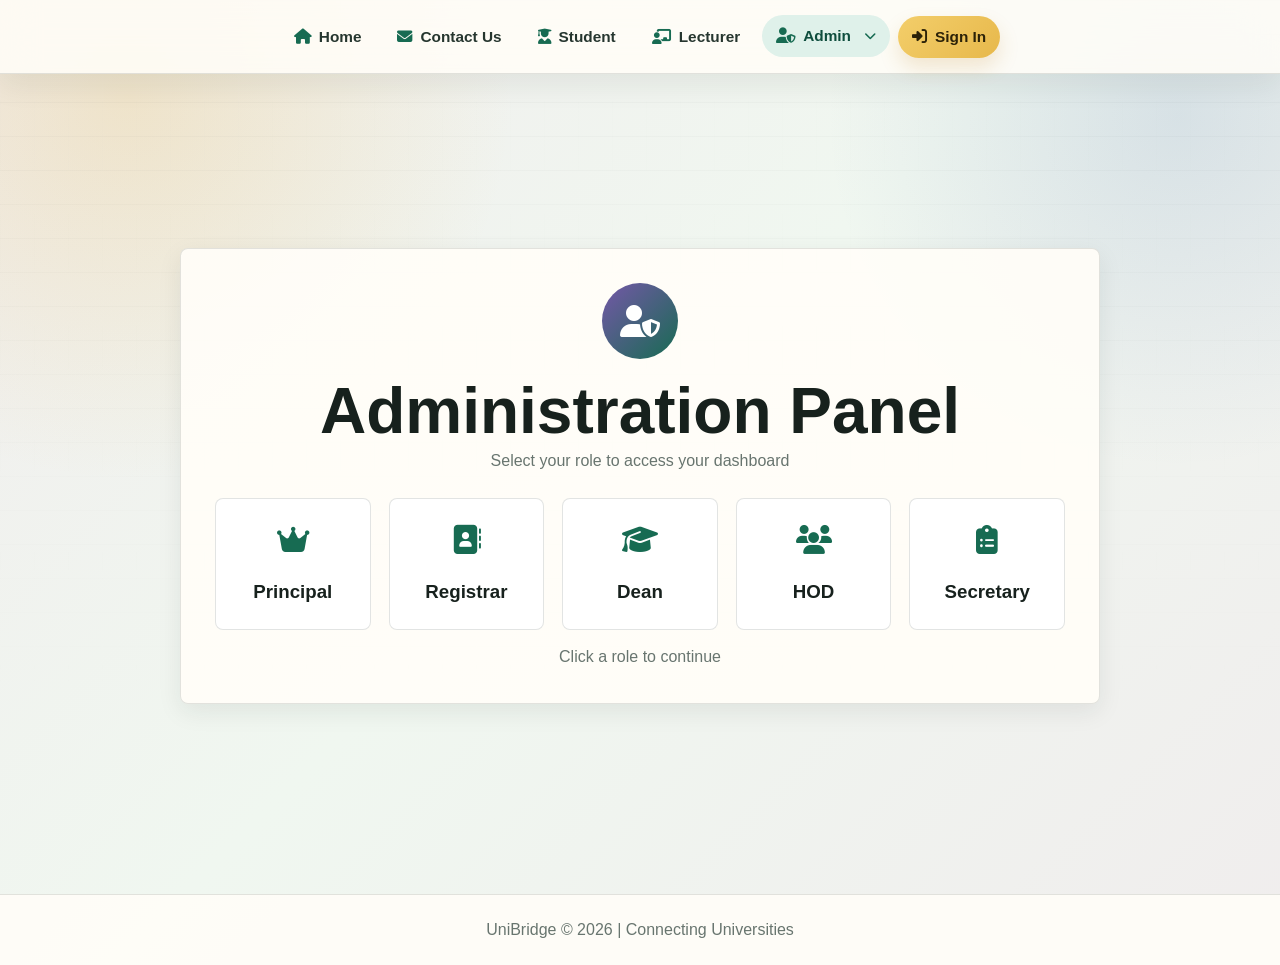
<file: pages/admin-dashboard.html>
<!DOCTYPE html>
<html lang="en">
<head>
    <meta charset="UTF-8">
    <meta name="viewport" content="width=device-width, initial-scale=1.0">
    <title>Administrator Dashboard - UniBridge</title>
    <link rel="stylesheet" href="../styles/admin-dashboard.css">
    <link rel="stylesheet" href="https://cdnjs.cloudflare.com/ajax/libs/font-awesome/6.5.0/css/all.min.css">
</head>
<body>
    <nav>
        <a href="index.html"><i class="fas fa-home"></i> Home</a>
        <a href="contact.html"><i class="fas fa-envelope"></i> Contact Us</a>
        <a href="student-dashboard.html"><i class="fas fa-user-graduate"></i> Student</a>
        <a href="lecturer-dashboard.html"><i class="fas fa-chalkboard-teacher"></i> Lecturer</a>
        <div class="dropdown">
        <a href="admin-dashboard.html" class="dropbtn active-nav"><i class="fas fa-user-shield"></i> Admin <i class="fas fa-chevron-down" style="font-size:12px;margin-left:5px;"></i></a>
        <div class="dropdown-content">
            <a href="admin-dashboard.html?role=principal"><i class="fas fa-crown"></i> Principal</a>
            <a href="admin-dashboard.html?role=registrar"><i class="fas fa-address-book"></i> Registrar</a>
            <a href="admin-dashboard.html?role=dean"><i class="fas fa-graduation-cap"></i> Dean</a>
            <a href="admin-dashboard.html?role=hod"><i class="fas fa-users"></i> Head of Department</a>
            <a href="admin-dashboard.html?role=secretary"><i class="fas fa-clipboard-list"></i> Secretary</a>
        </div>
    </div>
        <a href="signin.html" class="signin-btn"><i class="fas fa-sign-in-alt"></i> Sign In</a>
    </nav>

    <div class="container" id="adminApp">
        <div id="roleScreen" class="role-screen">
            <div class="role-screen-box">
                <i class="fas fa-user-shield"></i>
                <h1>Administration Panel</h1>
                <p>Select your role to access your dashboard</p>
                <div class="role-cards">
                    <div class="role-card" onclick="selectRole('principal')" data-role="principal">
                        <i class="fas fa-crown"></i>
                        <h3>Principal</h3>
                    </div>
                    <div class="role-card" onclick="selectRole('registrar')" data-role="registrar">
                        <i class="fas fa-address-book"></i>
                        <h3>Registrar</h3>
                    </div>
                    <div class="role-card" onclick="selectRole('dean')" data-role="dean">
                        <i class="fas fa-graduation-cap"></i>
                        <h3>Dean</h3>
                    </div>
                    <div class="role-card" onclick="selectRole('hod')" data-role="hod">
                        <i class="fas fa-users"></i>
                        <h3>HOD</h3>
                    </div>
                    <div class="role-card" onclick="selectRole('secretary')" data-role="secretary">
                        <i class="fas fa-clipboard-list"></i>
                        <h3>Secretary</h3>
                    </div>
                </div>
                <p class="role-screen-footer">Click a role to continue</p>
            </div>
        </div>

        <div id="dashboardContent" style="display:none;">
            <div class="dashboard-header">
                <h1><i class="fas fa-user-cog"></i> <span id="roleTitle">Administration</span> Dashboard</h1>
            </div>

            <div id="dashboardBody"></div>
        </div>
    </div>

    <footer>
        <p>UniBridge &copy; 2026 | Connecting Universities</p>
    </footer>

    <script>
        function selectRole(role) {
            // Save role and show dashboard
            document.getElementById('roleScreen').style.display = 'none';
            document.getElementById('dashboardContent').style.display = 'block';
            // Set the title
            var titles = {
                principal: 'Principal',
                registrar: 'Registrar',
                dean: 'Dean',
                hod: 'Head of Department',
                secretary: 'Secretary'
            };
            document.getElementById('roleTitle').textContent = titles[role] || 'Administration';
            switchRole(role);
        }

        // Auto-select from URL parameter
        var roleParam = new URLSearchParams(window.location.search).get('role');
        if (roleParam) { selectRole(roleParam); }

        function switchRole(role) {
            var content = document.getElementById('dashboardBody');
            var html = '';
            switch(role) {
                case 'principal':
                    html = principalDashboard();
                    break;
                case 'registrar':
                    html = registrarDashboard();
                    break;
                case 'dean':
                    html = deanDashboard();
                    break;
                case 'hod':
                    html = hodDashboard();
                    break;
                case 'secretary':
                    html = secretaryDashboard();
                    break;
                default:
                    html = '<p class="role-placeholder"><i class="fas fa-arrow-up"></i> Select a role above to view your dashboard</p>';
            }
            content.innerHTML = html;
        }

        function principalDashboard() {
            return `
                <div class="dashboard-grid">
                    <div class="profile-card">
                        <div class="profile-icon" style="background:#8e44ad;">
                            <i class="fas fa-crown"></i>
                        </div>
                        <h3>Principal</h3>
                        <p>University Leadership</p>
                        <span class="badge badge-admin">Principal</span>
                    </div>
                    <div class="quick-stats">
                        <div class="stat-item">
                            <i class="fas fa-user-graduate"></i>
                            <div>
                                <span class="stat-number">5,200</span>
                                <span class="stat-label">Total Students</span>
                            </div>
                        </div>
                        <div class="stat-item">
                            <i class="fas fa-chalkboard-teacher"></i>
                            <div>
                                <span class="stat-number">320</span>
                                <span class="stat-label">Total Staff</span>
                            </div>
                        </div>
                        <div class="stat-item">
                            <i class="fas fa-building"></i>
                            <div>
                                <span class="stat-number">8</span>
                                <span class="stat-label">Faculties</span>
                            </div>
                        </div>
                    </div>
                </div>

                <div class="dashboard-sections">
                    <div class="section-card">
                        <h2><i class="fas fa-university"></i> University Overview</h2>
                        <div class="department-info">
                            <p><strong>University:</strong> University of Technology</p>
                            <p><strong>Faculties:</strong> 8</p>
                            <p><strong>Departments:</strong> 24</p>
                            <p><strong>Staff:</strong> 320 Lecturers & Administrators</p>
                            <p><strong>Students:</strong> 5,200 Enrolled</p>
                            <p><strong>Academic Year:</strong> 2025-2026</p>
                        </div>
                    </div>
                    <div class="section-card">
                        <h2><i class="fas fa-gavel"></i> Pending Approvals</h2>
                        <div class="announcement-list">
                            <div class="announcement-item unread">
                                <h4>New Faculty Budget Proposal</h4>
                                <p>Faculty of Science submitted budget for next quarter - <strong>Pending Review</strong></p>
                            </div>
                            <div class="announcement-item unread">
                                <h4>Curriculum Change Request</h4>
                                <p>Computer Science Department proposed curriculum updates - <strong>Pending Approval</strong></p>
                            </div>
                            <div class="announcement-item unread">
                                <h4>Staff Promotion Recommendations</h4>
                                <p>5 staff members recommended for promotion - <strong>Pending Review</strong></p>
                            </div>
                        </div>
                    </div>
                </div>

                <div class="dashboard-sections">
                    <div class="section-card">
                        <h2><i class="fas fa-bullhorn"></i> University-Wide Announcement</h2>
                        <div class="announcement-form">
                            <input type="text" class="form-input" placeholder="Announcement Title">
                            <select class="form-input">
                                <option value="all">All University</option>
                                <option value="faculty">All Faculties</option>
                                <option value="staff">Staff Only</option>
                                <option value="students">Students Only</option>
                            </select>
                            <textarea class="form-input" rows="4" placeholder="Write your announcement here..."></textarea>
                            <button class="btn btn-primary"><i class="fas fa-paper-plane"></i> Broadcast to All</button>
                        </div>
                    </div>
                    <div class="section-card">
                        <h2><i class="fas fa-chart-line"></i> University Statistics</h2>
                        <div class="stats-detail">
                            <div class="stats-row"><span><i class="fas fa-check-circle"></i> Graduation Rate</span><strong>78%</strong></div>
                            <div class="stats-row"><span><i class="fas fa-user-plus"></i> New Enrollment</span><strong>1,100</strong></div>
                            <div class="stats-row"><span><i class="fas fa-phone"></i> Active Communications</span><strong>2,450</strong></div>
                        </div>
                    </div>
                </div>

                <div class="quick-actions">
                    <h2><i class="fas fa-bolt"></i> Quick Actions</h2>
                    <div class="action-grid">
                        <button class="quick-action-btn"><i class="fas fa-gavel"></i><span>Approve Requests</span></button>
                        <button class="quick-action-btn"><i class="fas fa-bullhorn"></i><span>Broadcast</span></button>
                        <button class="quick-action-btn"><i class="fas fa-chart-pie"></i><span>View Reports</span></button>
                        <button class="quick-action-btn"><i class="fas fa-calendar-alt"></i><span>Calendar</span></button>
                    </div>
                </div>
            `;
        }

        function registrarDashboard() {
            return `
                <div class="dashboard-grid">
                    <div class="profile-card">
                        <div class="profile-icon" style="background:#2980b9;">
                            <i class="fas fa-address-book"></i>
                        </div>
                        <h3>Registrar</h3>
                        <p>Student Records & Admissions</p>
                        <span class="badge badge-admin">Registrar</span>
                    </div>
                    <div class="quick-stats">
                        <div class="stat-item">
                            <i class="fas fa-user-plus"></i>
                            <div>
                                <span class="stat-number">340</span>
                                <span class="stat-label">Applications</span>
                            </div>
                        </div>
                        <div class="stat-item">
                            <i class="fas fa-file-alt"></i>
                            <div>
                                <span class="stat-number">1,200</span>
                                <span class="stat-label">Records</span>
                            </div>
                        </div>
                        <div class="stat-item">
                            <i class="fas fa-clock"></i>
                            <div>
                                <span class="stat-number">18</span>
                                <span class="stat-label">Pending</span>
                            </div>
                        </div>
                    </div>
                </div>

                <div class="dashboard-sections">
                    <div class="section-card">
                        <h2><i class="fas fa-file-invoice"></i> Recent Applications</h2>
                        <div class="announcement-list">
                            <div class="announcement-item unread">
                                <h4>Transfer Application - Alice Karungi</h4>
                                <p>From: Mathematics → Computer Science - <strong>Pending</strong></p>
                            </div>
                            <div class="announcement-item unread">
                                <h4>New Admission - Bob Mugisha</h4>
                                <p>Department: Electrical Engineering - <strong>Documents Under Review</strong></p>
                            </div>
                            <div class="announcement-item">
                                <h4>Graduation Clearance - John Kamali</h4>
                                <p>Computer Science - <strong>Cleared</strong></p>
                            </div>
                        </div>
                    </div>
                    <div class="section-card">
                        <h2><i class="fas fa-users"></i> Manage Student Records</h2>
                        <div class="announcement-form">
                            <input type="text" class="form-input" placeholder="Search student by name or ID...">
                            <div class="user-tabs">
                                <button class="tab-btn active">All Students</button>
                                <button class="tab-btn">Active</button>
                                <button class="tab-btn">Graduated</button>
                                <button class="tab-btn">Suspended</button>
                            </div>
                        </div>
                        <div class="user-list" style="margin-top:15px;">
                            <div class="user-item"><div class="user-avatar">JK</div><div class="user-info"><h4>John Kamali</h4><p>CS2001 • Computer Science • Year 2</p></div><span class="user-status active">Active</span><button class="action-btn"><i class="fas fa-ellipsis-v"></i></button></div>
                            <div class="user-item"><div class="user-avatar">AK</div><div class="user-info"><h4>Alice Karungi</h4><p>CS2002 • Mathematics • Year 2</p></div><span class="user-status active">Active</span><button class="action-btn"><i class="fas fa-ellipsis-v"></i></button></div>
                            <div class="user-item"><div class="user-avatar">BM</div><div class="user-info"><h4>Bob Mugisha</h4><p>EE2001 • Electrical Eng. • Year 1</p></div><span class="user-status active">Active</span><button class="action-btn"><i class="fas fa-ellipsis-v"></i></button></div>
                        </div>
                    </div>
                </div>

                <div class="dashboard-sections">
                    <div class="section-card">
                        <h2><i class="fas fa-calendar-check"></i> Academic Calendar</h2>
                        <div class="department-info">
                            <p><strong>Current Semester:</strong> Semester 2, 2025-2026</p>
                            <p><strong>Registration:</strong> Jan 15 - Feb 5</p>
                            <p><strong>Exams:</strong> May 10 - May 30</p>
                            <p><strong>Graduation:</strong> June 20, 2026</p>
                        </div>
                    </div>
                    <div class="section-card">
                        <h2><i class="fas fa-chart-line"></i> Enrollment Stats</h2>
                        <div class="stats-detail">
                            <div class="stats-row"><span>New Enrollments</span><strong>1,100</strong></div>
                            <div class="stats-row"><span>Continuing Students</span><strong>3,800</strong></div>
                            <div class="stats-row"><span>Graduating</span><strong>520</strong></div>
                            <div class="stats-row"><span>Transfers Pending</span><strong>18</strong></div>
                        </div>
                    </div>
                </div>

                <div class="quick-actions">
                    <h2><i class="fas fa-bolt"></i> Quick Actions</h2>
                    <div class="action-grid">
                        <button class="quick-action-btn"><i class="fas fa-user-plus"></i><span>Enroll Student</span></button>
                        <button class="quick-action-btn"><i class="fas fa-file-export"></i><span>Export Records</span></button>
                        <button class="quick-action-btn"><i class="fas fa-print"></i><span>Print Transcript</span></button>
                        <button class="quick-action-btn"><i class="fas fa-search"></i><span>Verify Record</span></button>
                    </div>
                </div>
            `;
        }

        function deanDashboard() {
            return `
                <div class="dashboard-grid">
                    <div class="profile-card">
                        <div class="profile-icon" style="background:#e67e22;">
                            <i class="fas fa-graduation-cap"></i>
                        </div>
                        <h3>Dean</h3>
                        <p>Faculty of Science & Technology</p>
                        <span class="badge badge-admin">Dean</span>
                    </div>
                    <div class="quick-stats">
                        <div class="stat-item">
                            <i class="fas fa-building"></i>
                            <div>
                                <span class="stat-number">6</span>
                                <span class="stat-label">Departments</span>
                            </div>
                        </div>
                        <div class="stat-item">
                            <i class="fas fa-chalkboard-teacher"></i>
                            <div>
                                <span class="stat-number">85</span>
                                <span class="stat-label">Lecturers</span>
                            </div>
                        </div>
                        <div class="stat-item">
                            <i class="fas fa-user-graduate"></i>
                            <div>
                                <span class="stat-number">1,450</span>
                                <span class="stat-label">Students</span>
                            </div>
                        </div>
                    </div>
                </div>

                <div class="dashboard-sections">
                    <div class="section-card">
                        <h2><i class="fas fa-building"></i> Departments Under My Faculty</h2>
                        <div class="department-list">
                            <div class="department-item"><div class="dept-icon"><i class="fas fa-laptop-code"></i></div><div class="dept-info"><h4>Computer Science</h4><p>24 Lecturers • 340 Students • HOD: Dr. Roberts</p></div><button class="action-btn"><i class="fas fa-eye"></i></button></div>
                            <div class="department-item"><div class="dept-icon"><i class="fas fa-calculator"></i></div><div class="dept-info"><h4>Mathematics</h4><p>18 Lecturers • 280 Students • HOD: Dr. Uwimana</p></div><button class="action-btn"><i class="fas fa-eye"></i></button></div>
                            <div class="department-item"><div class="dept-icon"><i class="fas fa-flask"></i></div><div class="dept-info"><h4>Chemistry</h4><p>15 Lecturers • 210 Students • HOD: Dr. Mugabo</p></div><button class="action-btn"><i class="fas fa-eye"></i></button></div>
                            <div class="department-item"><div class="dept-icon"><i class="fas fa-dna"></i></div><div class="dept-info"><h4>Biology</h4><p>16 Lecturers • 230 Students • HOD: Dr. Kamali</p></div><button class="action-btn"><i class="fas fa-eye"></i></button></div>
                        </div>
                    </div>
                    <div class="section-card">
                        <h2><i class="fas fa-file-alt"></i> Faculty Reports</h2>
                        <div class="announcement-list">
                            <div class="announcement-item unread"><h4>Departmental Performance Q1</h4><p>Monthly performance reports from all 6 departments - <strong>2 Pending</strong></p></div>
                            <div class="announcement-item unread"><h4>Research Grant Submissions</h4><p>3 new research grant proposals awaiting dean's endorsement</p></div>
                            <div class="announcement-item"><h4>Faculty Board Meeting Minutes</h4><p>Minutes from last faculty board meeting - <strong>Approved</strong></p></div>
                        </div>
                    </div>
                </div>

                <div class="dashboard-sections">
                    <div class="section-card">
                        <h2><i class="fas fa-calendar-alt"></i> Faculty Calendar</h2>
                        <div class="department-info">
                            <p><strong>Next Faculty Board:</strong> May 15, 2026</p>
                            <p><strong>Research Symposium:</strong> June 5, 2026</p>
                            <p><strong>Exam Committee:</strong> May 8, 2026</p>
                            <p><strong>Staff Meeting:</strong> Every Monday 10:00 AM</p>
                        </div>
                    </div>
                    <div class="section-card">
                        <h2><i class="fas fa-bullhorn"></i> Faculty Announcement</h2>
                        <div class="announcement-form">
                            <input type="text" class="form-input" placeholder="Announcement Title">
                            <select class="form-input"><option value="">All Faculty</option><option value="">Specific Department</option></select>
                            <textarea class="form-input" rows="3" placeholder="Write your announcement..."></textarea>
                            <button class="btn btn-primary"><i class="fas fa-paper-plane"></i> Post to Faculty</button>
                        </div>
                    </div>
                </div>

                <div class="quick-actions">
                    <h2><i class="fas fa-bolt"></i> Quick Actions</h2>
                    <div class="action-grid">
                        <button class="quick-action-btn"><i class="fas fa-building"></i><span>Manage Depts</span></button>
                        <button class="quick-action-btn"><i class="fas fa-file-signature"></i><span>Approve Reports</span></button>
                        <button class="quick-action-btn"><i class="fas fa-bullhorn"></i><span>Faculty Broadcast</span></button>
                        <button class="quick-action-btn"><i class="fas fa-users"></i><span>View Staff</span></button>
                    </div>
                </div>
            `;
        }

        function hodDashboard() {
            return `
                <div class="dashboard-grid">
                    <div class="profile-card">
                        <div class="profile-icon" style="background:#27ae60;">
                            <i class="fas fa-users"></i>
                        </div>
                        <h3>Head of Department</h3>
                        <p>Computer Science Department</p>
                        <span class="badge badge-admin">HOD</span>
                    </div>
                    <div class="quick-stats">
                        <div class="stat-item">
                            <i class="fas fa-chalkboard-teacher"></i>
                            <div>
                                <span class="stat-number">24</span>
                                <span class="stat-label">Lecturers</span>
                            </div>
                        </div>
                        <div class="stat-item">
                            <i class="fas fa-user-graduate"></i>
                            <div>
                                <span class="stat-number">340</span>
                                <span class="stat-label">Students</span>
                            </div>
                        </div>
                        <div class="stat-item">
                            <i class="fas fa-book"></i>
                            <div>
                                <span class="stat-number">12</span>
                                <span class="stat-label">Courses</span>
                            </div>
                        </div>
                    </div>
                </div>

                <div class="dashboard-sections">
                    <div class="section-card">
                        <h2><i class="fas fa-chalkboard-teacher"></i> Department Lecturers</h2>
                        <div class="lecturer-list">
                            <div class="lecturer-item"><div class="lecturer-avatar"><i class="fas fa-user-tie"></i></div><div class="lecturer-info"><h4>Dr. Sarah Mitchell</h4><p>Data Structures & Algorithms</p><p><i class="fas fa-envelope"></i> s.mitchell@university.edu</p></div><div class="lecturer-actions"><button class="action-btn"><i class="fas fa-comment"></i></button><button class="action-btn"><i class="fas fa-phone"></i></button></div></div>
                            <div class="lecturer-item"><div class="lecturer-avatar"><i class="fas fa-user-tie"></i></div><div class="lecturer-info"><h4>Prof. James Wilson</h4><p>Software Engineering</p><p><i class="fas fa-envelope"></i> j.wilson@university.edu</p></div><div class="lecturer-actions"><button class="action-btn"><i class="fas fa-comment"></i></button><button class="action-btn"><i class="fas fa-phone"></i></button></div></div>
                            <div class="lecturer-item"><div class="lecturer-avatar"><i class="fas fa-user-tie"></i></div><div class="lecturer-info"><h4>Dr. Emily Chen</h4><p>Database Systems</p><p><i class="fas fa-envelope"></i> e.chen@university.edu</p></div><div class="lecturer-actions"><button class="action-btn"><i class="fas fa-comment"></i></button><button class="action-btn"><i class="fas fa-phone"></i></button></div></div>
                            <div class="lecturer-item"><div class="lecturer-avatar"><i class="fas fa-user-tie"></i></div><div class="lecturer-info"><h4>Prof. Michael Brown</h4><p>Computer Networks</p><p><i class="fas fa-envelope"></i> m.brown@university.edu</p></div><div class="lecturer-actions"><button class="action-btn"><i class="fas fa-comment"></i></button><button class="action-btn"><i class="fas fa-phone"></i></button></div></div>
                        </div>
                    </div>
                    <div class="section-card">
                        <h2><i class="fas fa-book"></i> Course Management</h2>
                        <div class="course-list">
                            <div class="course-item"><div class="course-icon"><i class="fas fa-code"></i></div><div class="course-info"><h4>Data Structures & Algorithms</h4><p>CS201 • 45 students • Dr. Mitchell</p></div><button class="action-btn"><i class="fas fa-eye"></i></button></div>
                            <div class="course-item"><div class="course-icon"><i class="fas fa-laptop-code"></i></div><div class="course-info"><h4>Software Engineering</h4><p>CS304 • 38 students • Prof. Wilson</p></div><button class="action-btn"><i class="fas fa-eye"></i></button></div>
                            <div class="course-item"><div class="course-icon"><i class="fas fa-database"></i></div><div class="course-info"><h4>Database Systems</h4><p>CS305 • 40 students • Dr. Chen</p></div><button class="action-btn"><i class="fas fa-eye"></i></button></div>
                            <div class="course-item"><div class="course-icon"><i class="fas fa-network-wired"></i></div><div class="course-info"><h4>Computer Networks</h4><p>CS401 • 32 students • Prof. Brown</p></div><button class="action-btn"><i class="fas fa-eye"></i></button></div>
                        </div>
                    </div>
                </div>

                <div class="dashboard-sections">
                    <div class="section-card">
                        <h2><i class="fas fa-bullhorn"></i> Department Announcements</h2>
                        <div class="announcement-form">
                            <input type="text" class="form-input" placeholder="Announcement Title">
                            <textarea class="form-input" rows="3" placeholder="Write your announcement for the department..."></textarea>
                            <button class="btn btn-primary"><i class="fas fa-paper-plane"></i> Post to Department</button>
                        </div>
                    </div>
                    <div class="section-card">
                        <h2><i class="fas fa-chart-line"></i> Department Stats</h2>
                        <div class="stats-detail">
                            <div class="stats-row"><span>Active Courses</span><strong>12</strong></div>
                            <div class="stats-row"><span>Total Students</span><strong>340</strong></div>
                            <div class="stats-row"><span>Research Projects</span><strong>8</strong></div>
                            <div class="stats-row"><span>Pending Requests</span><strong>5</strong></div>
                        </div>
                    </div>
                </div>

                <div class="quick-actions">
                    <h2><i class="fas fa-bolt"></i> Quick Actions</h2>
                    <div class="action-grid">
                        <button class="quick-action-btn"><i class="fas fa-calendar-alt"></i><span>Schedule Class</span></button>
                        <button class="quick-action-btn"><i class="fas fa-file-alt"></i><span>Course Reports</span></button>
                        <button class="quick-action-btn"><i class="fas fa-bullhorn"></i><span>Announce</span></button>
                        <button class="quick-action-btn"><i class="fas fa-users"></i><span>View Dept</span></button>
                    </div>
                </div>
            `;
        }

        function secretaryDashboard() {
            return `
                <div class="dashboard-grid">
                    <div class="profile-card">
                        <div class="profile-icon" style="background:#3498db;">
                            <i class="fas fa-clipboard-list"></i>
                        </div>
                        <h3>Secretary</h3>
                        <p>Administrative Support</p>
                        <span class="badge badge-admin">Secretary</span>
                    </div>
                    <div class="quick-stats">
                        <div class="stat-item">
                            <i class="fas fa-calendar"></i>
                            <div>
                                <span class="stat-number">12</span>
                                <span class="stat-label">Appointments</span>
                            </div>
                        </div>
                        <div class="stat-item">
                            <i class="fas fa-file"></i>
                            <div>
                                <span class="stat-number">8</span>
                                <span class="stat-label">Documents</span>
                            </div>
                        </div>
                        <div class="stat-item">
                            <i class="fas fa-envelope"></i>
                            <div>
                                <span class="stat-number">24</span>
                                <span class="stat-label">Correspondence</span>
                            </div>
                        </div>
                    </div>
                </div>

                <div class="dashboard-sections">
                    <div class="section-card">
                        <h2><i class="fas fa-calendar-day"></i> Today's Schedule</h2>
                        <div class="announcement-list">
                            <div class="announcement-item unread">
                                <span class="announcement-date">09:00 AM</span>
                                <h4>Faculty Board Meeting</h4>
                                <p>Conference Room A - Prepare minutes and agenda</p>
                            </div>
                            <div class="announcement-item unread">
                                <span class="announcement-date">11:00 AM</span>
                                <h4>Dean's Office Appointment</h4>
                                <p>Review budget documents for next semester</p>
                            </div>
                            <div class="announcement-item">
                                <span class="announcement-date">02:00 PM</span>
                                <h4>Document Submission Deadline</h4>
                                <p>Submit quarterly reports to the Principal's office</p>
                            </div>
                        </div>
                    </div>
                    <div class="section-card">
                        <h2><i class="fas fa-file-alt"></i> Document Management</h2>
                        <div class="announcement-form">
                            <input type="text" class="form-input" placeholder="Search documents...">
                            <div class="user-tabs">
                                <button class="tab-btn active">Recent</button>
                                <button class="tab-btn">Pending</button>
                                <button class="tab-btn">Archived</button>
                            </div>
                        </div>
                        <div class="user-list" style="margin-top:15px;">
                            <div class="user-item"><div class="user-avatar"><i class="fas fa-file-pdf"></i></div><div class="user-info"><h4>Faculty Board Minutes - April 2026</h4><p>2.3 MB • Updated 2 hours ago</p></div><button class="action-btn"><i class="fas fa-download"></i></button></div>
                            <div class="user-item"><div class="user-avatar"><i class="fas fa-file-word"></i></div><div class="user-info"><h4>Budget Proposal - Science Faculty</h4><p>1.1 MB • Updated yesterday</p></div><button class="action-btn"><i class="fas fa-download"></i></button></div>
                            <div class="user-item"><div class="user-avatar"><i class="fas fa-file-excel"></i></div><div class="user-info"><h4>Student Enrollment Report</h4><p>856 KB • Updated 3 days ago</p></div><button class="action-btn"><i class="fas fa-download"></i></button></div>
                        </div>
                    </div>
                </div>

                <div class="dashboard-sections">
                    <div class="section-card">
                        <h2><i class="fas fa-envelope"></i> Correspondence Tracking</h2>
                        <div class="department-info">
                            <p><strong>Incoming Mail:</strong> 5 Unread</p>
                            <p><strong>Outgoing Mail:</strong> 3 Pending Dispatch</p>
                            <p><strong>Drafts:</strong> 2</p>
                        </div>
                        <div class="user-list" style="margin-top:10px;">
                            <div class="user-item"><div class="user-avatar"><i class="fas fa-envelope-open-text"></i></div><div class="user-info"><h4>Meeting Request - External Auditor</h4><p>Received: Today 08:30 AM</p></div><span class="user-status active">New</span></div>
                            <div class="user-item"><div class="user-avatar"><i class="fas fa-envelope-open-text"></i></div><div class="user-info"><h4>Ministry of Education Circular</h4><p>Received: Yesterday 03:15 PM</p></div><span class="user-status active">New</span></div>
                        </div>
                    </div>
                    <div class="section-card">
                        <h2><i class="fas fa-tasks"></i> Pending Tasks</h2>
                        <div class="stats-detail">
                            <div class="stats-row"><span><i class="fas fa-print"></i> Print exam papers</span><strong>High</strong></div>
                            <div class="stats-row"><span><i class="fas fa-file-signature"></i> Type meeting minutes</span><strong>Medium</strong></div>
                            <div class="stats-row"><span><i class="fas fa-calendar"></i> Schedule appointments</span><strong>Medium</strong></div>
                            <div class="stats-row"><span><i class="fas fa-archive"></i> File documents</span><strong>Low</strong></div>
                        </div>
                    </div>
                </div>

                <div class="quick-actions">
                    <h2><i class="fas fa-bolt"></i> Quick Actions</h2>
                    <div class="action-grid">
                        <button class="quick-action-btn"><i class="fas fa-cloud-upload-alt"></i><span>Upload Document</span></button>
                        <button class="quick-action-btn"><i class="fas fa-calendar-plus"></i><span>Schedule Meeting</span></button>
                        <button class="quick-action-btn"><i class="fas fa-envelope"></i><span>Draft Letter</span></button>
                        <button class="quick-action-btn"><i class="fas fa-print"></i><span>Print</span></button>
                    </div>
                </div>
            `;
        }
    </script>
</body>
</html>
</file>
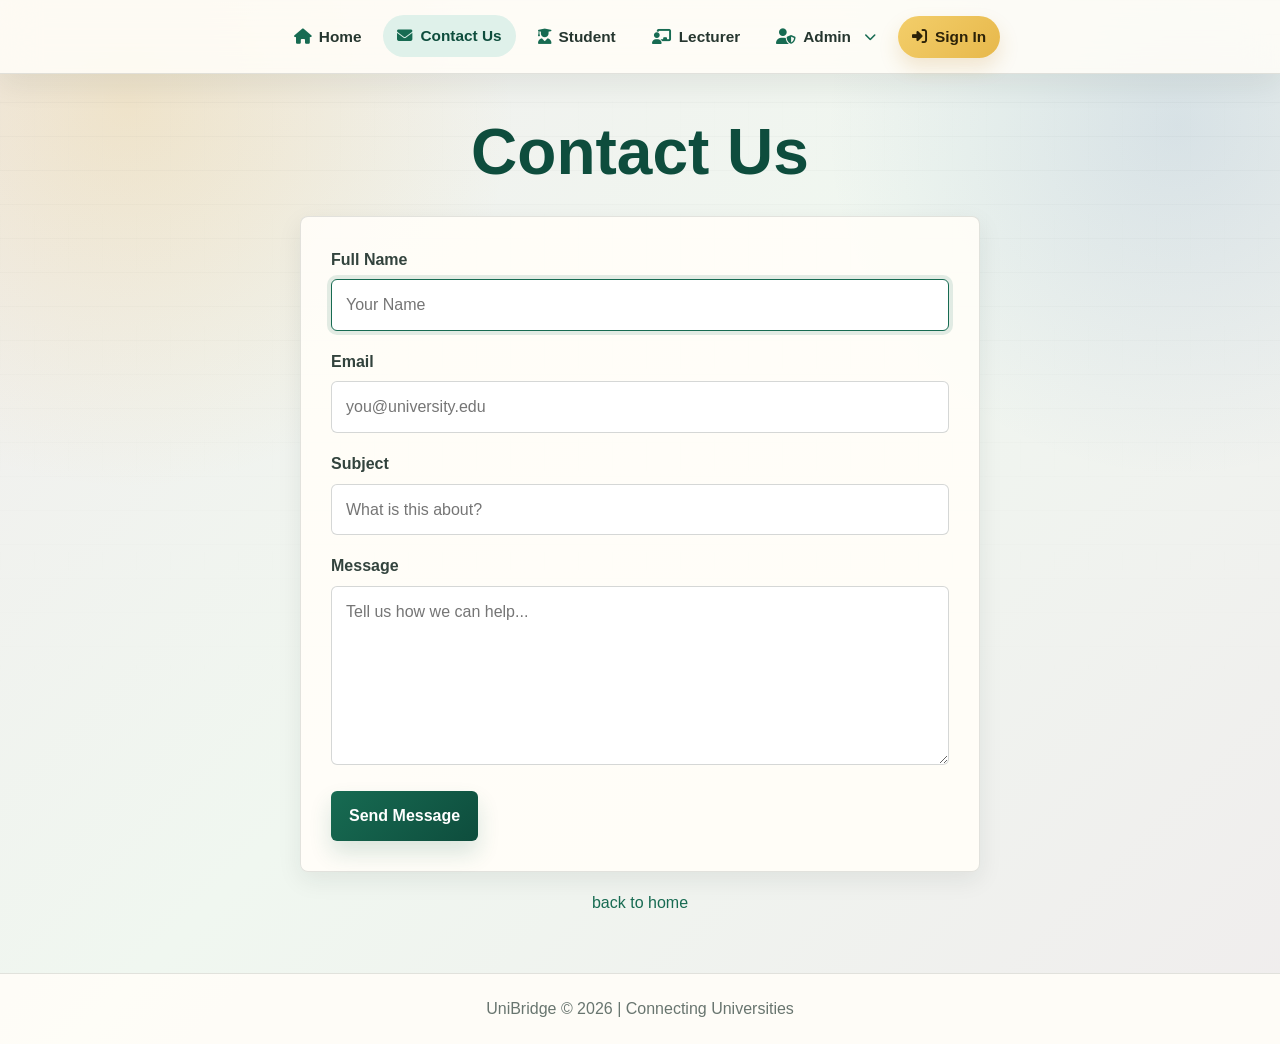
<file: pages/contact.html>
<!DOCTYPE html>
<html lang="en">
<head>
    <meta charset="UTF-8">
    <meta name="viewport" content="width=device-width, initial-scale=1.0">
    <title>Contact Us - UniBridge</title>
    <link rel="stylesheet" href="../styles/contact.css">
    <link rel="stylesheet" href="https://cdnjs.cloudflare.com/ajax/libs/font-awesome/6.5.0/css/all.min.css">
</head>
<body>
    <nav>
        <a href="index.html"><i class="fas fa-home"></i> Home</a>
        <a href="contact.html" class="active-nav"><i class="fas fa-envelope"></i> Contact Us</a>
        <a href="student-dashboard.html"><i class="fas fa-user-graduate"></i> Student</a>
        <a href="lecturer-dashboard.html"><i class="fas fa-chalkboard-teacher"></i> Lecturer</a>
        <div class="dropdown">
        <a href="admin-dashboard.html" class="dropbtn"><i class="fas fa-user-shield"></i> Admin <i class="fas fa-chevron-down" style="font-size:12px;margin-left:5px;"></i></a>
        <div class="dropdown-content">
            <a href="admin-dashboard.html?role=principal"><i class="fas fa-crown"></i> Principal</a>
            <a href="admin-dashboard.html?role=registrar"><i class="fas fa-address-book"></i> Registrar</a>
            <a href="admin-dashboard.html?role=dean"><i class="fas fa-graduation-cap"></i> Dean</a>
            <a href="admin-dashboard.html?role=hod"><i class="fas fa-users"></i> Head of Department</a>
            <a href="admin-dashboard.html?role=secretary"><i class="fas fa-clipboard-list"></i> Secretary</a>
        </div>
    </div>
        <a href="signin.html" class="signin-btn"><i class="fas fa-sign-in-alt"></i> Sign In</a>
    </nav>

    <div class="container">
        <h1 style="color: rgb(250, 249, 249); text-shadow: 5px 5px 0px rgb(165, 162, 162); text-align: center;">Contact Us</h1>

        <div class="contact-form">
            <form>
                <div class="form-group">
                    <label for="name">Full Name</label>
                    <input type="text" id="name" placeholder="Your Name" autocomplete="on" required autofocus>
                </div>

                <div class="form-group">
                    <label for="email">Email</label>
                    <input type="email" id="email" placeholder="you@university.edu" autocomplete="on" required autofocus>
                </div>

                <div class="form-group">
                    <label for="subject">Subject</label>
                    <input type="text" id="subject" placeholder="What is this about?" autocomplete="on" required autofocus>
                </div>

                <div class="form-group">
                    <label for="message">Message</label>
                    <textarea id="message" rows="6" placeholder="Tell us how we can help..."  autofocus></textarea>
                </div>

                <button type="submit" class="btn">Send Message</button>
            </form>
        </div>
        <div class="home">
            <p><a href="index.html">back to home</a></p>
        </div>  
    </div>
    <footer>
        <p>UniBridge &copy; 2026 | Connecting Universities</p>
    </footer>
</body>
</html>
</file>
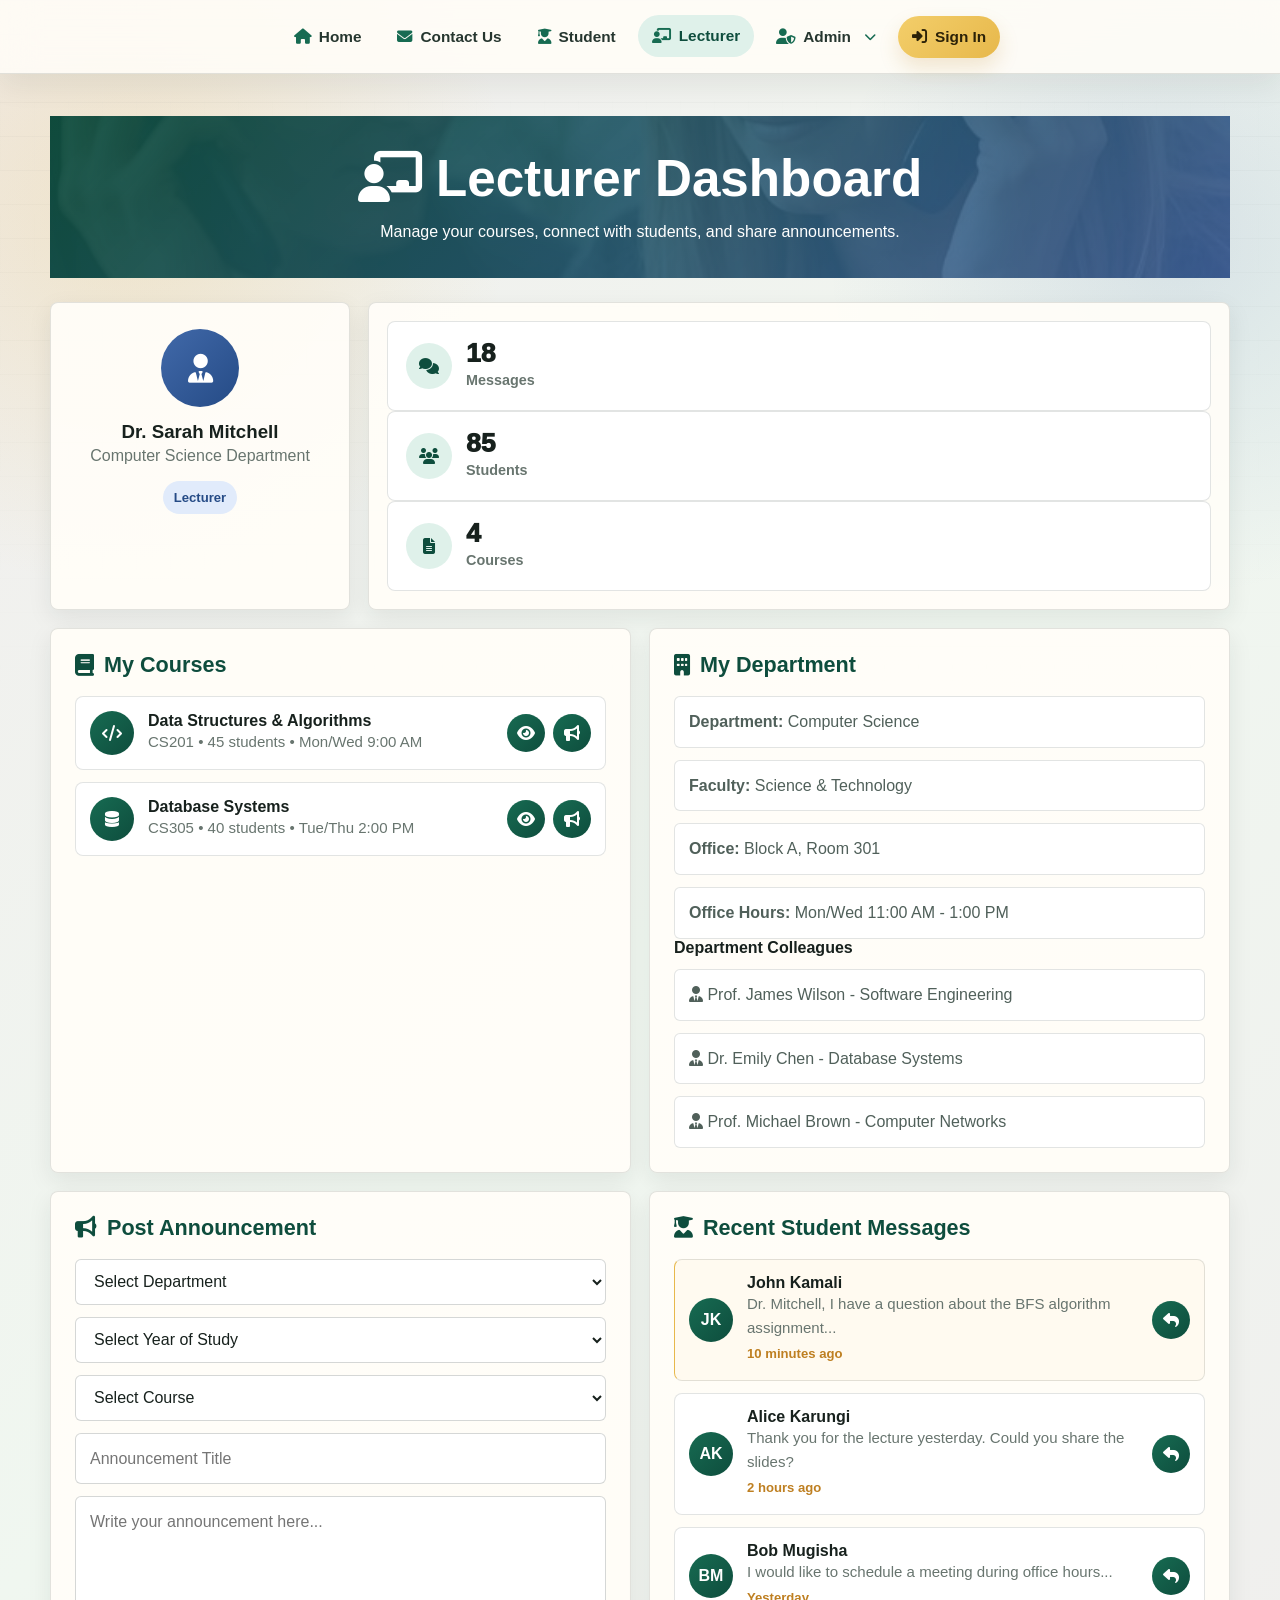
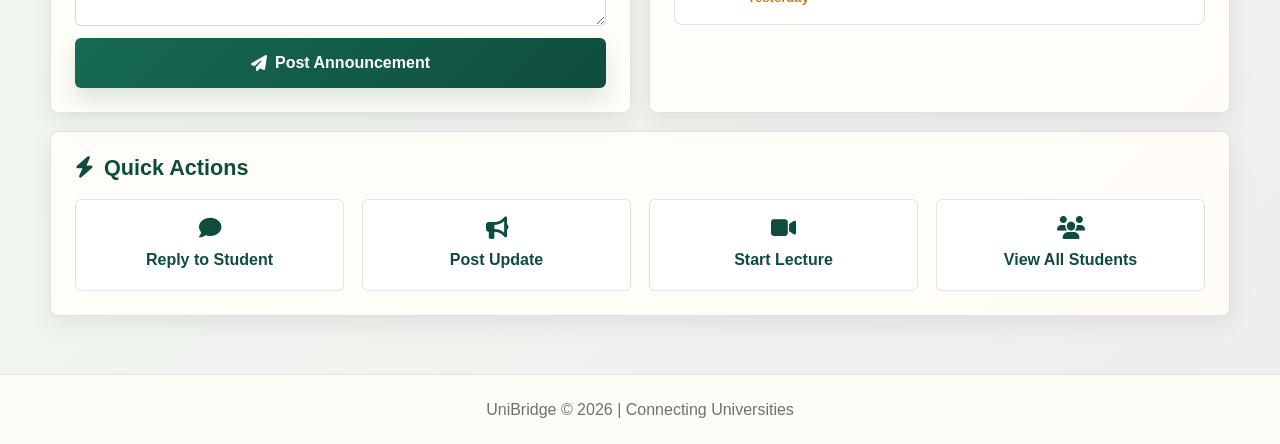
<file: pages/lecturer-dashboard.html>
<!DOCTYPE html>
<html lang="en">
<head>
    <meta charset="UTF-8">
    <meta name="viewport" content="width=device-width, initial-scale=1.0">
    <title>Lecturer Dashboard - UniBridge</title>
    <link rel="stylesheet" href="../styles/lecturer-dashboard.css">
    <link rel="stylesheet" href="https://cdnjs.cloudflare.com/ajax/libs/font-awesome/6.5.0/css/all.min.css">
</head>
<body>
    <nav>
        <a href="index.html"><i class="fas fa-home"></i> Home</a>
        <a href="contact.html"><i class="fas fa-envelope"></i> Contact Us</a>
        <a href="student-dashboard.html"><i class="fas fa-user-graduate"></i> Student</a>
        <a href="lecturer-dashboard.html" class="active-nav"><i class="fas fa-chalkboard-teacher"></i> Lecturer</a>
        <div class="dropdown">
        <a href="admin-dashboard.html" class="dropbtn"><i class="fas fa-user-shield"></i> Admin <i class="fas fa-chevron-down" style="font-size:12px;margin-left:5px;"></i></a>
        <div class="dropdown-content">
            <a href="admin-dashboard.html?role=principal"><i class="fas fa-crown"></i> Principal</a>
            <a href="admin-dashboard.html?role=registrar"><i class="fas fa-address-book"></i> Registrar</a>
            <a href="admin-dashboard.html?role=dean"><i class="fas fa-graduation-cap"></i> Dean</a>
            <a href="admin-dashboard.html?role=hod"><i class="fas fa-users"></i> Head of Department</a>
            <a href="admin-dashboard.html?role=secretary"><i class="fas fa-clipboard-list"></i> Secretary</a>
        </div>
    </div>
        <a href="signin.html" class="signin-btn"><i class="fas fa-sign-in-alt"></i> Sign In</a>
    </nav>

    <div class="container">
        <div class="dashboard-header">
            <h1><i class="fas fa-chalkboard-teacher"></i> Lecturer Dashboard</h1>
            <p>Manage your courses, connect with students, and share announcements.</p>
        </div>

        <div class="dashboard-grid">
            <div class="profile-card">
                <div class="profile-icon lecturer">
                    <i class="fas fa-user-tie"></i>
                </div>
                <h3>Dr. Sarah Mitchell</h3>
                <p>Computer Science Department</p>
                <span class="badge badge-lecturer">Lecturer</span>
            </div>

            <div class="quick-stats">
                <div class="stat-item">
                    <i class="fas fa-comments"></i>
                    <div>
                        <span class="stat-number">18</span>
                        <span class="stat-label">Messages</span>
                    </div>
                </div>
                <div class="stat-item">
                    <i class="fas fa-users"></i>
                    <div>
                        <span class="stat-number">85</span>
                        <span class="stat-label">Students</span>
                    </div>
                </div>
                <div class="stat-item">
                    <i class="fas fa-file-alt"></i>
                    <div>
                        <span class="stat-number">4</span>
                        <span class="stat-label">Courses</span>
                    </div>
                </div>
            </div>
        </div>

        <div class="dashboard-sections">
            <div class="section-card">
                <h2><i class="fas fa-book"></i> My Courses</h2>
                <div class="course-list">
                    <div class="course-item">
                        <div class="course-icon">
                            <i class="fas fa-code"></i>
                        </div>
                        <div class="course-info">
                            <h4>Data Structures & Algorithms</h4>
                            <p>CS201 • 45 students • Mon/Wed 9:00 AM</p>
                        </div>
                        <div class="course-actions">
                            <button class="action-btn" title="View Course"><i class="fas fa-eye"></i></button>
                            <button class="action-btn" title="Post Announcement"><i class="fas fa-bullhorn"></i></button>
                        </div>
                    </div>
                    <div class="course-item">
                        <div class="course-icon">
                            <i class="fas fa-database"></i>
                        </div>
                        <div class="course-info">
                            <h4>Database Systems</h4>
                            <p>CS305 • 40 students • Tue/Thu 2:00 PM</p>
                        </div>
                        <div class="course-actions">
                            <button class="action-btn" title="View Course"><i class="fas fa-eye"></i></button>
                            <button class="action-btn" title="Post Announcement"><i class="fas fa-bullhorn"></i></button>
                        </div>
                    </div>
                </div>
            </div>

            <div class="section-card">
                <h2><i class="fas fa-building"></i> My Department</h2>
                <div class="department-info">
                    <p><strong>Department:</strong> Computer Science</p>
                    <p><strong>Faculty:</strong> Science & Technology</p>
                    <p><strong>Office:</strong> Block A, Room 301</p>
                    <p><strong>Office Hours:</strong> Mon/Wed 11:00 AM - 1:00 PM</p>
                </div>
                <div class="colleague-list">
                    <h4>Department Colleagues</h4>
                    <p><i class="fas fa-user-tie"></i> Prof. James Wilson - Software Engineering</p>
                    <p><i class="fas fa-user-tie"></i> Dr. Emily Chen - Database Systems</p>
                    <p><i class="fas fa-user-tie"></i> Prof. Michael Brown - Computer Networks</p>
                </div>
            </div>
        </div>

        <div class="dashboard-sections">
            <div class="section-card">
                <h2><i class="fas fa-bullhorn"></i> Post Announcement</h2>
                <div class="announcement-form">
                    <select class="form-input" aria-label="Select department">
                        <option value="">Select Department</option>
                        <option value="computer-science">Computer Science</option>
                        <option value="software-engineering">Software Engineering</option>
                        <option value="information-technology">Information Technology</option>
                        <option value="information-systems">Information Systems</option>
                    </select>
                    <select class="form-input" aria-label="Select year of study">
                        <option value="">Select Year of Study</option>
                        <option value="year-1">Year 1</option>
                        <option value="year-2">Year 2</option>
                        <option value="year-3">Year 3</option>
                        <option value="year-4">Year 4</option>
                    </select>
                    <select class="form-input" aria-label="Select course">
                        <option value="">Select Course</option>
                        <option value="cs201">Data Structures & Algorithms</option>
                        <option value="cs305">Database Systems</option>
                        <option value="cs304">Software Engineering</option>
                        <option value="cs401">Computer Networks</option>
                    </select>
                    <input type="text" class="form-input" placeholder="Announcement Title">
                    <textarea class="form-input" rows="4" placeholder="Write your announcement here..."></textarea>
                    <button class="btn btn-primary"><i class="fas fa-paper-plane"></i> Post Announcement</button>
                </div>
            </div>

            <div class="section-card">
                <h2><i class="fas fa-user-graduate"></i> Recent Student Messages</h2>
                <div class="message-list">
                    <div class="message-item unread">
                        <div class="message-avatar">JK</div>
                        <div class="message-content">
                            <h4>John Kamali</h4>
                            <p>Dr. Mitchell, I have a question about the BFS algorithm assignment...</p>
                            <span class="message-time">10 minutes ago</span>
                        </div>
                        <button class="action-btn"><i class="fas fa-reply"></i></button>
                    </div>
                    <div class="message-item">
                        <div class="message-avatar">AK</div>
                        <div class="message-content">
                            <h4>Alice Karungi</h4>
                            <p>Thank you for the lecture yesterday. Could you share the slides?</p>
                            <span class="message-time">2 hours ago</span>
                        </div>
                        <button class="action-btn"><i class="fas fa-reply"></i></button>
                    </div>
                    <div class="message-item">
                        <div class="message-avatar">BM</div>
                        <div class="message-content">
                            <h4>Bob Mugisha</h4>
                            <p>I would like to schedule a meeting during office hours...</p>
                            <span class="message-time">Yesterday</span>
                        </div>
                        <button class="action-btn"><i class="fas fa-reply"></i></button>
                    </div>
                </div>
            </div>
        </div>

        <div class="quick-actions">
            <h2><i class="fas fa-bolt"></i> Quick Actions</h2>
            <div class="action-grid">
                <button class="quick-action-btn">
                    <i class="fas fa-comment"></i>
                    <span>Reply to Student</span>
                </button>
                <button class="quick-action-btn">
                    <i class="fas fa-bullhorn"></i>
                    <span>Post Update</span>
                </button>
                <button class="quick-action-btn">
                    <i class="fas fa-video"></i>
                    <span>Start Lecture</span>
                </button>
                <button class="quick-action-btn">
                    <i class="fas fa-users"></i>
                    <span>View All Students</span>
                </button>
            </div>
        </div>
    </div>

    <footer>
        <p>UniBridge &copy; 2026 | Connecting Universities</p>
    </footer>
</body>
</html>
</file>
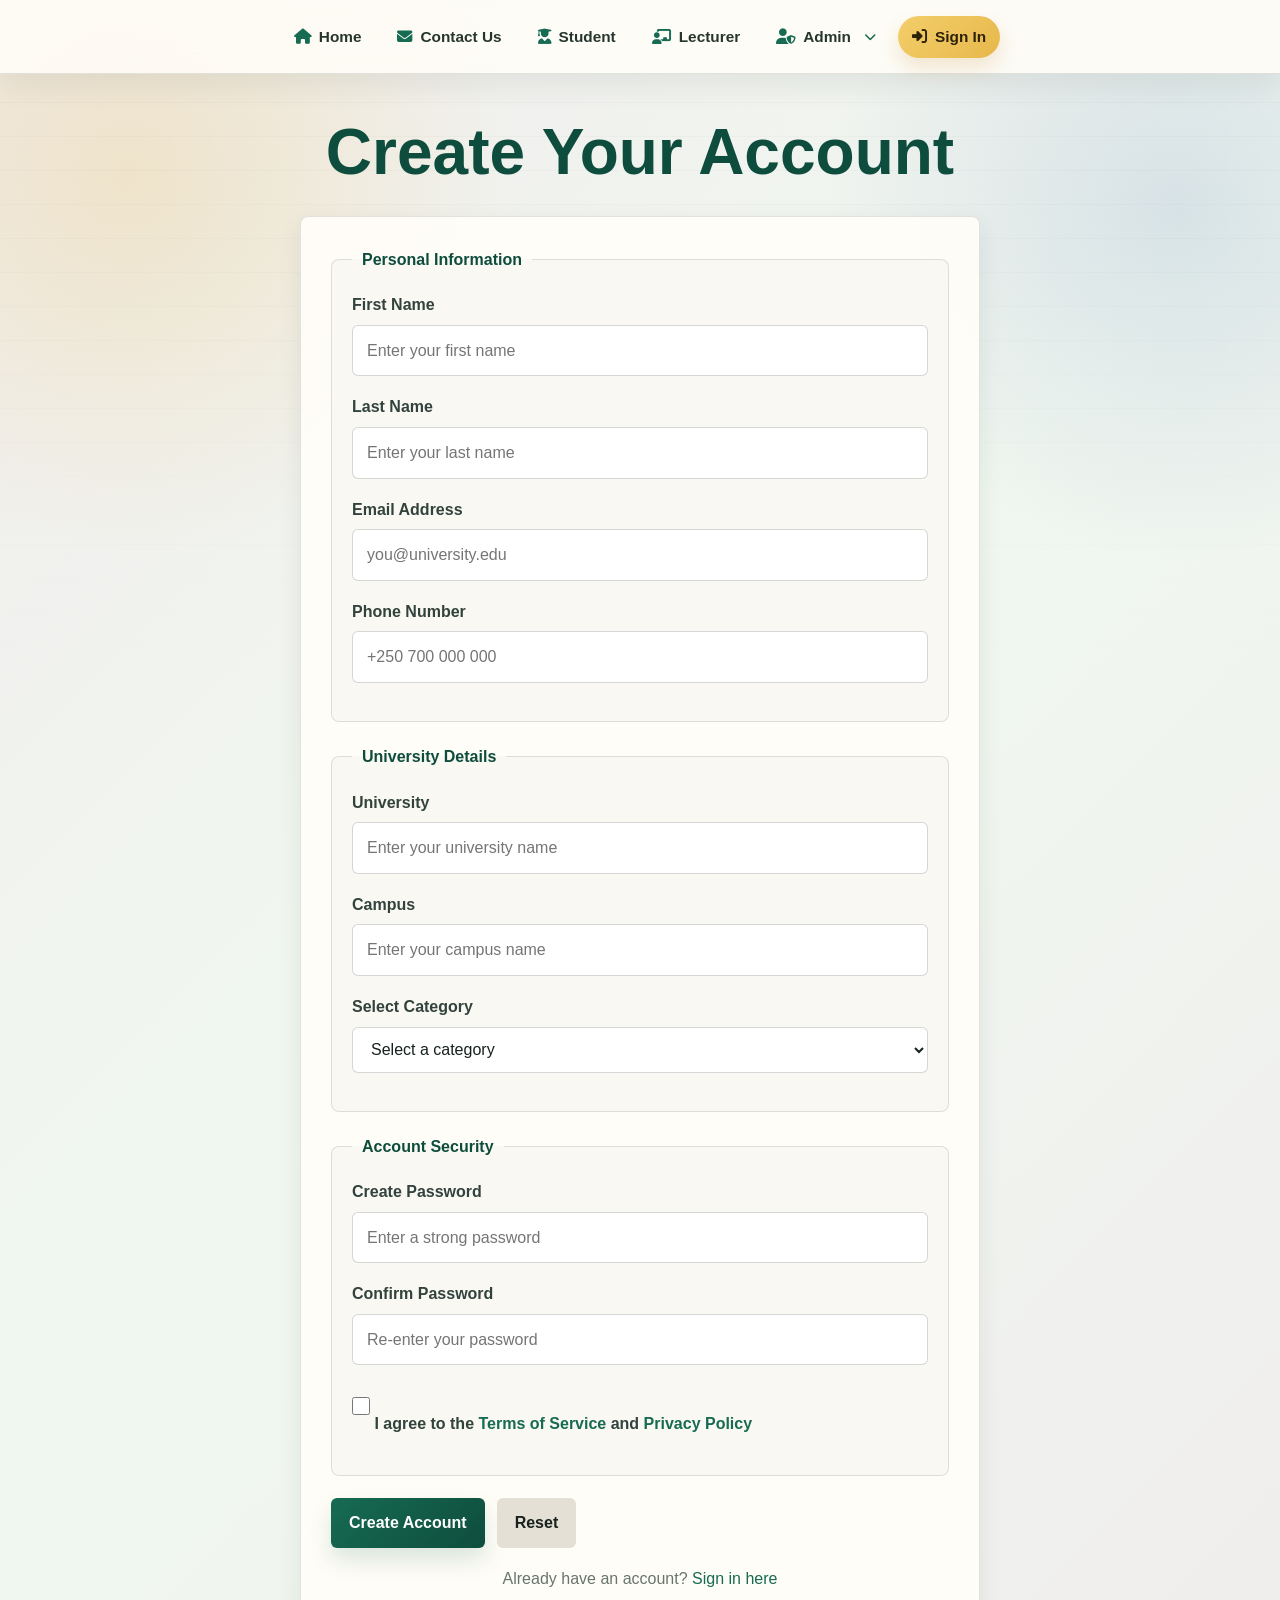
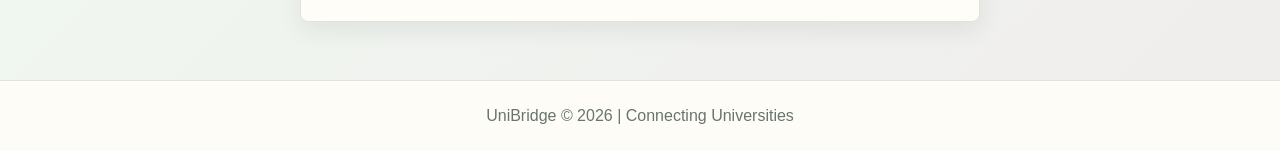
<file: pages/Register.html>
<!DOCTYPE html>
<html lang="en">
<head>
    <meta charset="UTF-8">
    <meta name="viewport" content="width=device-width, initial-scale=1.0">
    <title>Register - UniBridge</title>
    <link rel="stylesheet" href="../styles/register.css">
    <link rel="stylesheet" href="https://cdnjs.cloudflare.com/ajax/libs/font-awesome/6.5.0/css/all.min.css">
    <link rel="icon" type="image/x-icon" href="favicon.ico">
</head>
<body>
    <nav>
        <a href="index.html"><i class="fas fa-home"></i> Home</a>
        <a href="contact.html"><i class="fas fa-envelope"></i> Contact Us</a>
        <a href="student-dashboard.html"><i class="fas fa-user-graduate"></i> Student</a>
        <a href="lecturer-dashboard.html"><i class="fas fa-chalkboard-teacher"></i> Lecturer</a>
        <div class="dropdown">
        <a href="admin-dashboard.html" class="dropbtn"><i class="fas fa-user-shield"></i> Admin <i class="fas fa-chevron-down" style="font-size:12px;margin-left:5px;"></i></a>
        <div class="dropdown-content">
            <a href="admin-dashboard.html?role=principal"><i class="fas fa-crown"></i> Principal</a>
            <a href="admin-dashboard.html?role=registrar"><i class="fas fa-address-book"></i> Registrar</a>
            <a href="admin-dashboard.html?role=dean"><i class="fas fa-graduation-cap"></i> Dean</a>
            <a href="admin-dashboard.html?role=hod"><i class="fas fa-users"></i> Head of Department</a>
            <a href="admin-dashboard.html?role=secretary"><i class="fas fa-clipboard-list"></i> Secretary</a>
        </div>
    </div>
        <a href="signin.html" class="signin-btn"><i class="fas fa-sign-in-alt"></i> Sign In</a>
    </nav>

    <div class="container1">
        <h1 style="text-align: center; margin-bottom: 30px;">Create Your Account</h1>

        <div class="register-form">
            <form action="#" method="post">
                <fieldset>
                    <legend>Personal Information</legend>

                    <div class="form-group">
                        <label for="firstname">First Name</label>
                        <input type="text" id="firstname" name="firstname" placeholder="Enter your first name" autocomplete="on" required>
                    </div>

                    <div class="form-group">
                        <label for="lastname">Last Name</label>
                        <input type="text" id="lastname" name="lastname" placeholder="Enter your last name" autocomplete="on" required>
                    </div>

                    <div class="form-group">
                        <label for="email">Email Address</label>
                        <input type="email" id="email" name="email" placeholder="you@university.edu" autocomplete="on" required>
                    </div>

                    <div class="form-group">
                        <label for="phone">Phone Number</label>
                        <input type="tel" id="phone" name="phone" placeholder="+250 700 000 000" autocomplete="on">
                    </div>
                </fieldset>

                <fieldset>
                    <legend>University Details</legend>

                    <div class="form-group">
                        <label for="university">University</label>
                        <input type="text" id="university" name="university" placeholder="Enter your university name" autocomplete="on" required>
                    </div>

                    <div class="form-group">
                        <label for="campus">Campus</label>
                        <input type="text" id="campus" name="campus" placeholder="Enter your campus name" autocomplete="on">
                    </div>

                    <div class="form-group">
                        <label for="category">Select Category</label>
                        <select id="category" name="category" required>
                            <option value="">Select a category</option>
                            <option value="student">Student</option>
                            <option value="lecturer">Lecturer</option>
                            <optgroup label="Administrator">
                                <option value="principal">Principal</option>
                                <option value="registrar">Registrar</option>
                                <option value="secretary">Secretary</option>
                                <option value="dean">Dean</option>
                                <option value="hod">Head of Department</option>
                            </optgroup>
                        </select>
                    </div>
                </fieldset>

                <fieldset>
                    <legend>Account Security</legend>

                    <div class="form-group">
                        <label for="password">Create Password</label>
                        <input type="password" id="password" name="password" placeholder="Enter a strong password" required minlength="8">
                    </div>

                    <div class="form-group">
                        <label for="confirm-password">Confirm Password</label>
                        <input type="password" id="confirm-password" name="confirm-password" placeholder="Re-enter your password" required minlength="8">
                    </div>

                    <div class="form-group checkbox-group">
                        <label class="checkbox-label">
                            <input type="checkbox" id="terms" name="terms" required>
                            <span>I agree to the <a href="#">Terms of Service</a> and <a href="#">Privacy Policy</a></span>
                        </label>
                    </div>
                </fieldset>

                <div class="form-buttons">
                    <button type="submit" class="btn btn-register">Create Account</button>
                    <button type="reset" class="btn btn-reset">Reset</button>
                </div>

                <p class="login-link">Already have an account? <a href="signin.html">Sign in here</a></p>
            </form>
        </div>
    </div>

    <footer>
        <p>UniBridge &copy; 2026 | Connecting Universities</p>
    </footer>
</body>
</html>
</file>
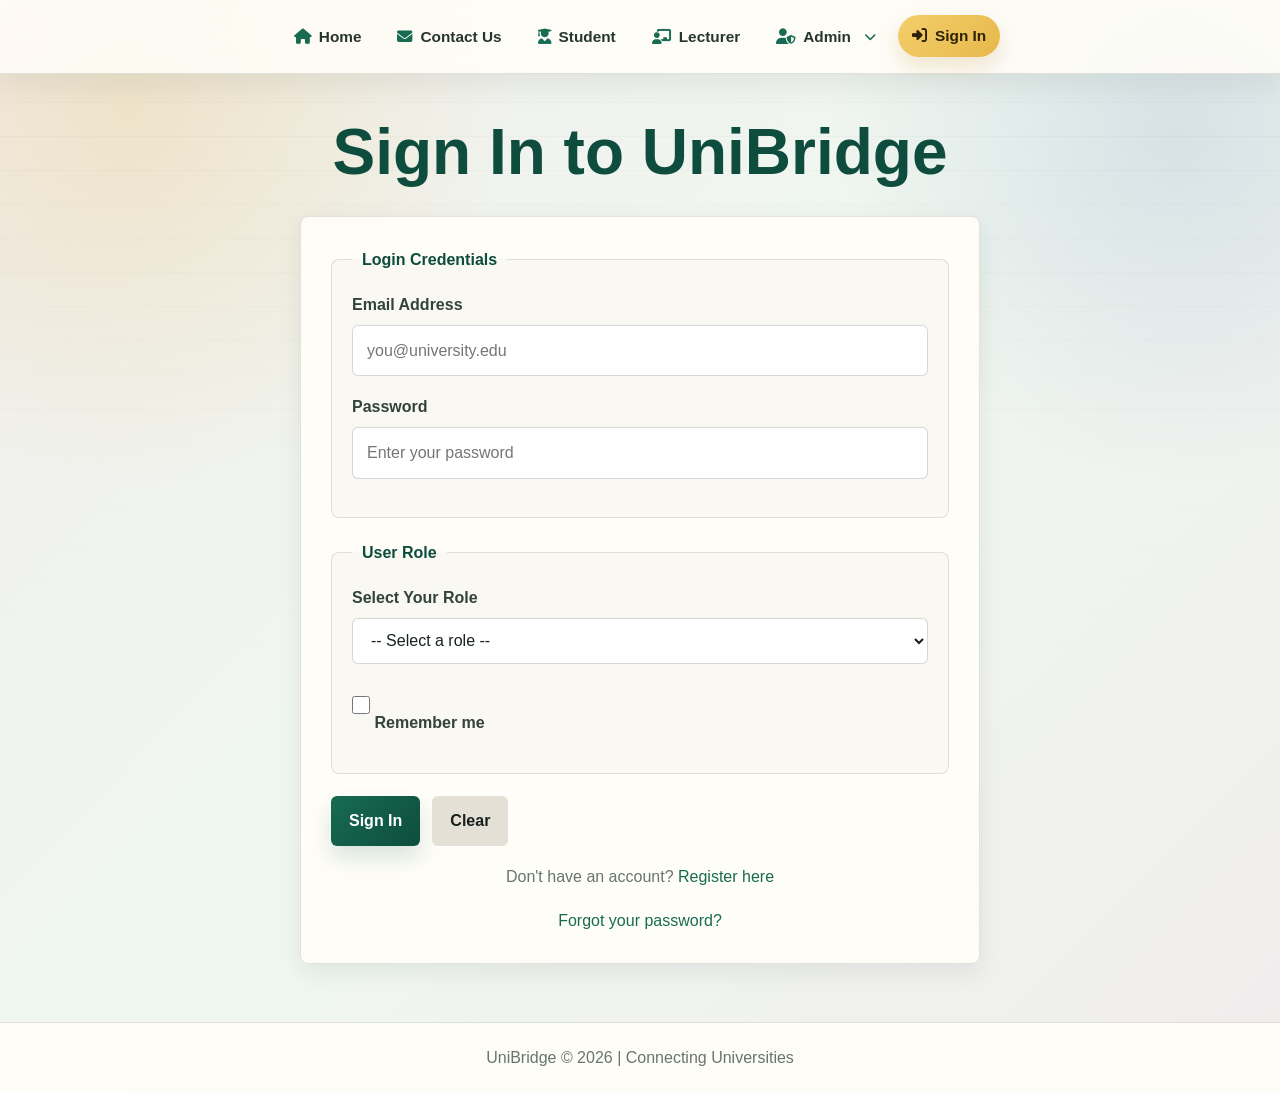
<file: pages/signin.html>
<!DOCTYPE html>
<html lang="en">
<head>
    <meta charset="UTF-8">
    <meta name="viewport" content="width=device-width, initial-scale=1.0">
    <title>Sign In - UniBridge</title>
    <link rel="stylesheet" href="../styles/signin.css">
    <link rel="stylesheet" href="https://cdnjs.cloudflare.com/ajax/libs/font-awesome/6.5.0/css/all.min.css">
    <link rel="icon" type="image/x-icon" href="favicon.ico">
</head>
<body>
    <nav>
        <a href="index.html"><i class="fas fa-home"></i> Home</a>
        <a href="contact.html"><i class="fas fa-envelope"></i> Contact Us</a>
        <a href="student-dashboard.html"><i class="fas fa-user-graduate"></i> Student</a>
        <a href="lecturer-dashboard.html"><i class="fas fa-chalkboard-teacher"></i> Lecturer</a>
        <div class="dropdown">
        <a href="admin-dashboard.html" class="dropbtn"><i class="fas fa-user-shield"></i> Admin <i class="fas fa-chevron-down" style="font-size:12px;margin-left:5px;"></i></a>
        <div class="dropdown-content">
            <a href="admin-dashboard.html?role=principal"><i class="fas fa-crown"></i> Principal</a>
            <a href="admin-dashboard.html?role=registrar"><i class="fas fa-address-book"></i> Registrar</a>
            <a href="admin-dashboard.html?role=dean"><i class="fas fa-graduation-cap"></i> Dean</a>
            <a href="admin-dashboard.html?role=hod"><i class="fas fa-users"></i> Head of Department</a>
            <a href="admin-dashboard.html?role=secretary"><i class="fas fa-clipboard-list"></i> Secretary</a>
        </div>
    </div>
        <a href="signin.html" class="active-nav signin-btn"><i class="fas fa-sign-in-alt"></i> Sign In</a>
    </nav>

    <div class="container">
        <h1 style="text-align: center; margin-bottom: 30px;">Sign In to UniBridge</h1>

        <div class="signin-form">
            <form action="#" method="post" id="signin-form" onsubmit="return handleSignIn(event)">
                <fieldset>
                    <legend>Login Credentials</legend>

                    <div class="form-group">
                        <label for="email">Email Address</label>
                        <input type="email" id="email" name="email" placeholder="you@university.edu" autocomplete="on" required>
                    </div>

                    <div class="form-group">
                        <label for="password">Password</label>
                        <input type="password" id="password" name="password" placeholder="Enter your password" required minlength="8">
                    </div>
                </fieldset>

                <fieldset>
                    <legend>User Role</legend>

                    <div class="form-group">
                        <label for="role">Select Your Role</label>
                        <select id="role" name="role" required>
                            <option value="">-- Select a role --</option>
                            <option value="student">Student</option>
                            <option value="lecturer">Lecturer</option>
                            <optgroup label="Administrator">
                                <option value="principal">Principal</option>
                                <option value="registrar">Registrar</option>
                                <option value="secretary">Secretary</option>
                                <option value="dean">Dean</option>
                                <option value="hod">Head of Department</option>
                            </optgroup>
                        </select>
                    </div>

                    <div class="form-group checkbox-group">
                        <label class="checkbox-label">
                            <input type="checkbox" id="remember" name="remember">
                            <span>Remember me</span>
                        </label>
                    </div>
                </fieldset>

                <div class="form-buttons">
                    <button type="submit" class="btn btn-signin">Sign In</button>
                    <button type="reset" class="btn btn-reset">Clear</button>
                </div>

                <p class="login-link">Don't have an account? <a href="Register.html">Register here</a></p>
                <p class="login-link"><a href="#">Forgot your password?</a></p>
            </form>
        </div>
    </div>

    <footer>
        <p>UniBridge &copy; 2026 | Connecting Universities</p>
    </footer>

    <script>
        function handleSignIn(event) {
            event.preventDefault();
            var role = document.getElementById('role').value;
            if (!role) { alert('Please select your role.'); return false; }
            var dashboards = {
                'student': 'student-dashboard.html',
                'lecturer': 'lecturer-dashboard.html',
                'principal': 'admin-dashboard.html',
                'registrar': 'admin-dashboard.html',
                'secretary': 'admin-dashboard.html',
                'dean': 'admin-dashboard.html',
                'hod': 'admin-dashboard.html'
            };
            if (dashboards[role]) { window.location.href = dashboards[role]; }
            return false;
        }
    </script>
</body>
</html>
</file>
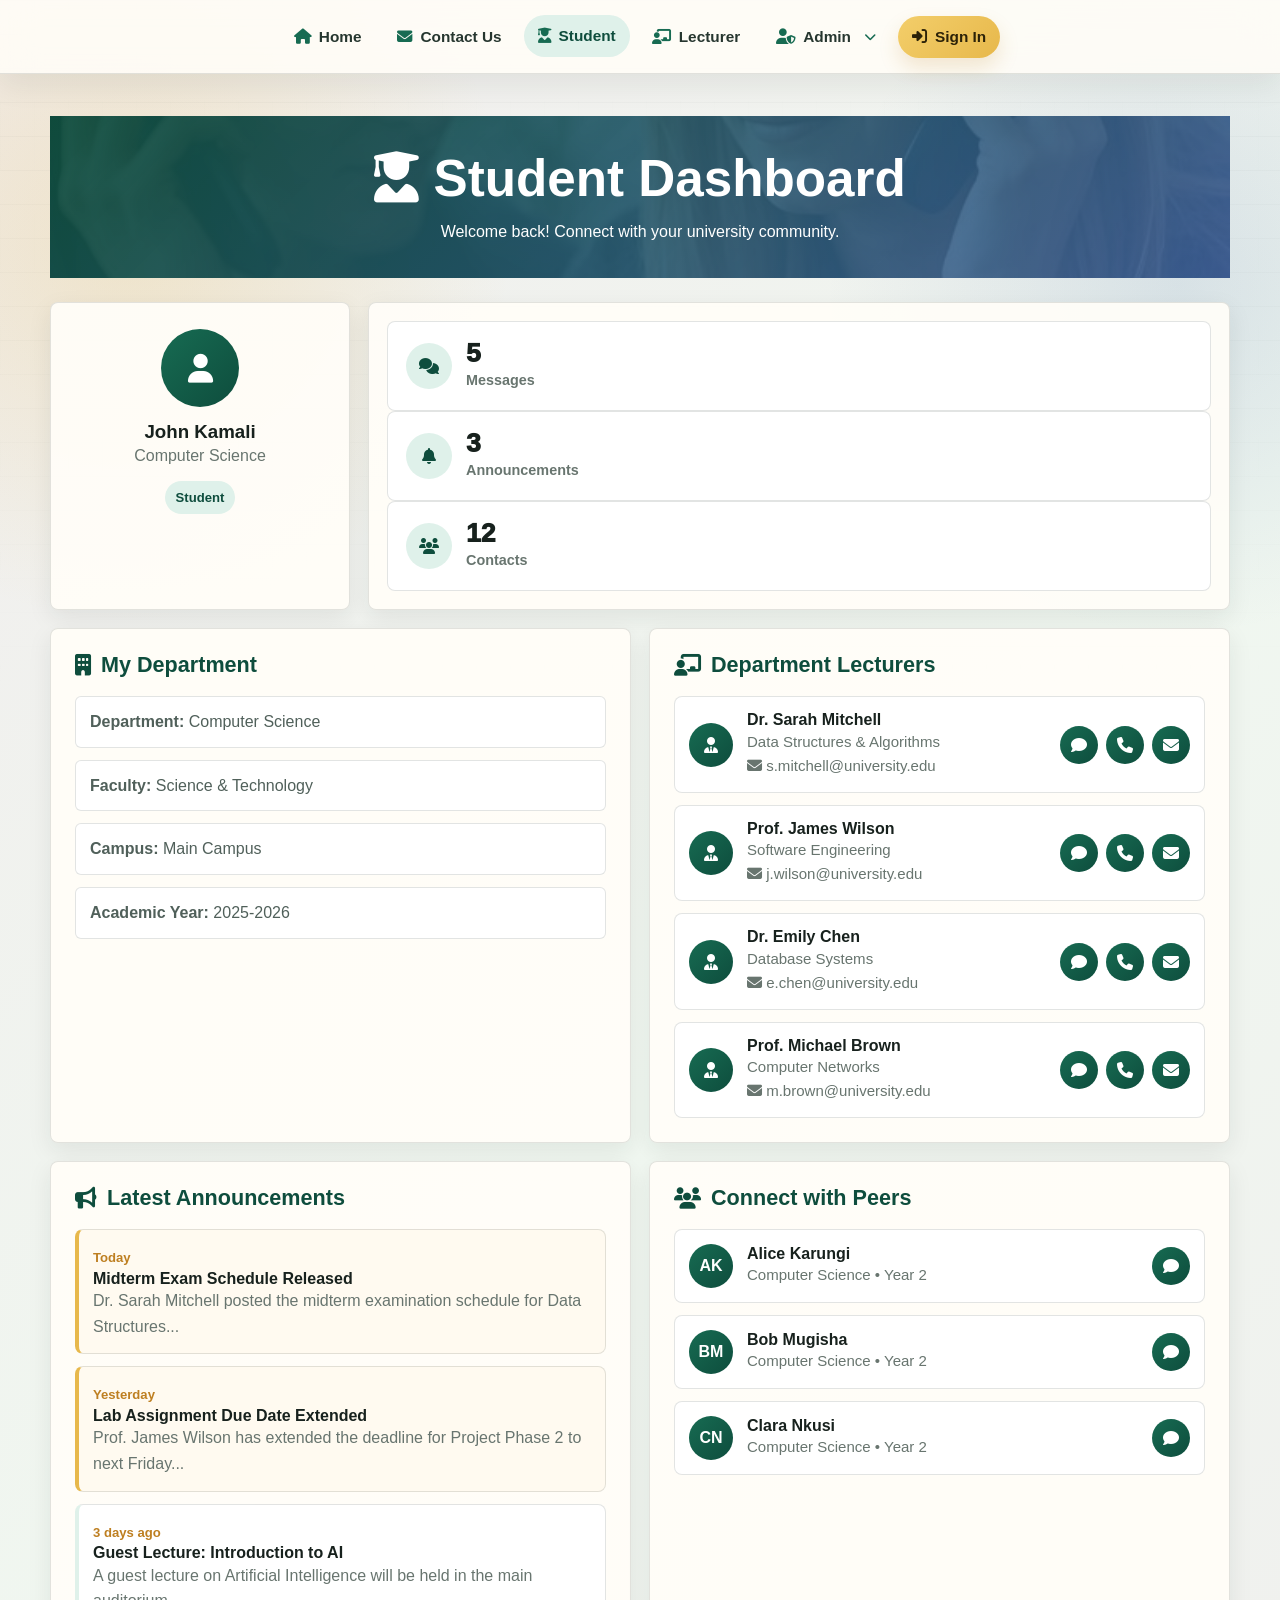
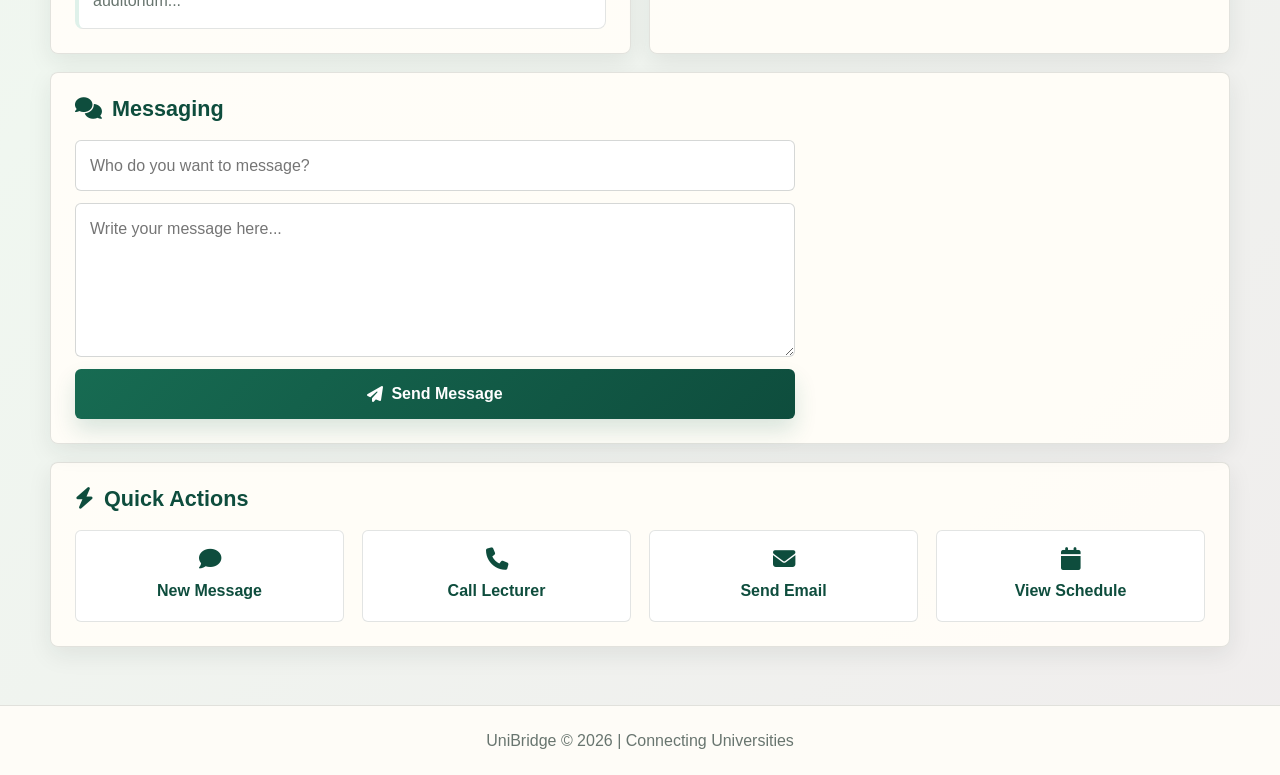
<file: pages/student-dashboard.html>
<!DOCTYPE html>
<html lang="en">
<head>
    <meta charset="UTF-8">
    <meta name="viewport" content="width=device-width, initial-scale=1.0">
    <title>Student Dashboard - UniBridge</title>
    <link rel="stylesheet" href="../styles/student-dashboard.css">
    <link rel="stylesheet" href="https://cdnjs.cloudflare.com/ajax/libs/font-awesome/6.5.0/css/all.min.css">
</head>
<body>
    <nav>
        <a href="index.html"><i class="fas fa-home"></i> Home</a>
        <a href="contact.html"><i class="fas fa-envelope"></i> Contact Us</a>
        <a href="student-dashboard.html" class="active-nav"><i class="fas fa-user-graduate"></i> Student</a>
        <a href="lecturer-dashboard.html"><i class="fas fa-chalkboard-teacher"></i> Lecturer</a>
        <div class="dropdown">
        <a href="admin-dashboard.html" class="dropbtn"><i class="fas fa-user-shield"></i> Admin <i class="fas fa-chevron-down" style="font-size:12px;margin-left:5px;"></i></a>
        <div class="dropdown-content">
            <a href="admin-dashboard.html?role=principal"><i class="fas fa-crown"></i> Principal</a>
            <a href="admin-dashboard.html?role=registrar"><i class="fas fa-address-book"></i> Registrar</a>
            <a href="admin-dashboard.html?role=dean"><i class="fas fa-graduation-cap"></i> Dean</a>
            <a href="admin-dashboard.html?role=hod"><i class="fas fa-users"></i> Head of Department</a>
            <a href="admin-dashboard.html?role=secretary"><i class="fas fa-clipboard-list"></i> Secretary</a>
        </div>
    </div>
        <a href="signin.html" class="signin-btn"><i class="fas fa-sign-in-alt"></i> Sign In</a>
    </nav>

    <div class="container">
        <div class="dashboard-header">
            <h1><i class="fas fa-user-graduate"></i> Student Dashboard</h1>
            <p>Welcome back! Connect with your university community.</p>
        </div>

        <div class="dashboard-grid">
            <div class="profile-card">
                <div class="profile-icon">
                    <i class="fas fa-user"></i>
                </div>
                <h3>John Kamali</h3>
                <p>Computer Science</p>
                <span class="badge badge-student">Student</span>
            </div>

            <div class="quick-stats">
                <div class="stat-item">
                    <i class="fas fa-comments"></i>
                    <div>
                        <span class="stat-number">5</span>
                        <span class="stat-label">Messages</span>
                    </div>
                </div>
                <div class="stat-item">
                    <i class="fas fa-bell"></i>
                    <div>
                        <span class="stat-number">3</span>
                        <span class="stat-label">Announcements</span>
                    </div>
                </div>
                <div class="stat-item">
                    <i class="fas fa-users"></i>
                    <div>
                        <span class="stat-number">12</span>
                        <span class="stat-label">Contacts</span>
                    </div>
                </div>
            </div>
        </div>

        <div class="dashboard-sections">
            <div class="section-card">
                <h2><i class="fas fa-building"></i> My Department</h2>
                <div class="department-info">
                    <p><strong>Department:</strong> Computer Science</p>
                    <p><strong>Faculty:</strong> Science & Technology</p>
                    <p><strong>Campus:</strong> Main Campus</p>
                    <p><strong>Academic Year:</strong> 2025-2026</p>
                </div>
            </div>

            <div class="section-card" id="lecturers">
                <h2><i class="fas fa-chalkboard-teacher"></i> Department Lecturers</h2>
                <div class="lecturer-list">
                    <div class="lecturer-item">
                        <div class="lecturer-avatar">
                            <i class="fas fa-user-tie"></i>
                        </div>
                        <div class="lecturer-info">
                            <h4>Dr. Sarah Mitchell</h4>
                            <p>Data Structures & Algorithms</p>
                            <p><i class="fas fa-envelope"></i> s.mitchell@university.edu</p>
                        </div>
                        <div class="lecturer-actions">
                            <button class="action-btn" title="Send Message"><i class="fas fa-comment"></i></button>
                            <button class="action-btn" title="Call"><i class="fas fa-phone"></i></button>
                            <button class="action-btn" title="Email"><i class="fas fa-envelope"></i></button>
                        </div>
                    </div>
                    <div class="lecturer-item">
                        <div class="lecturer-avatar">
                            <i class="fas fa-user-tie"></i>
                        </div>
                        <div class="lecturer-info">
                            <h4>Prof. James Wilson</h4>
                            <p>Software Engineering</p>
                            <p><i class="fas fa-envelope"></i> j.wilson@university.edu</p>
                        </div>
                        <div class="lecturer-actions">
                            <button class="action-btn" title="Send Message"><i class="fas fa-comment"></i></button>
                            <button class="action-btn" title="Call"><i class="fas fa-phone"></i></button>
                            <button class="action-btn" title="Email"><i class="fas fa-envelope"></i></button>
                        </div>
                    </div>
                    <div class="lecturer-item">
                        <div class="lecturer-avatar">
                            <i class="fas fa-user-tie"></i>
                        </div>
                        <div class="lecturer-info">
                            <h4>Dr. Emily Chen</h4>
                            <p>Database Systems</p>
                            <p><i class="fas fa-envelope"></i> e.chen@university.edu</p>
                        </div>
                        <div class="lecturer-actions">
                            <button class="action-btn" title="Send Message"><i class="fas fa-comment"></i></button>
                            <button class="action-btn" title="Call"><i class="fas fa-phone"></i></button>
                            <button class="action-btn" title="Email"><i class="fas fa-envelope"></i></button>
                        </div>
                    </div>
                    <div class="lecturer-item">
                        <div class="lecturer-avatar">
                            <i class="fas fa-user-tie"></i>
                        </div>
                        <div class="lecturer-info">
                            <h4>Prof. Michael Brown</h4>
                            <p>Computer Networks</p>
                            <p><i class="fas fa-envelope"></i> m.brown@university.edu</p>
                        </div>
                        <div class="lecturer-actions">
                            <button class="action-btn" title="Send Message"><i class="fas fa-comment"></i></button>
                            <button class="action-btn" title="Call"><i class="fas fa-phone"></i></button>
                            <button class="action-btn" title="Email"><i class="fas fa-envelope"></i></button>
                        </div>
                    </div>
                </div>
            </div>
        </div>

        <div class="dashboard-sections">
            <div class="section-card">
                <h2><i class="fas fa-bullhorn"></i> Latest Announcements</h2>
                <div class="announcement-list">
                    <div class="announcement-item unread">
                        <span class="announcement-date">Today</span>
                        <h4>Midterm Exam Schedule Released</h4>
                        <p>Dr. Sarah Mitchell posted the midterm examination schedule for Data Structures...</p>
                    </div>
                    <div class="announcement-item unread">
                        <span class="announcement-date">Yesterday</span>
                        <h4>Lab Assignment Due Date Extended</h4>
                        <p>Prof. James Wilson has extended the deadline for Project Phase 2 to next Friday...</p>
                    </div>
                    <div class="announcement-item">
                        <span class="announcement-date">3 days ago</span>
                        <h4>Guest Lecture: Introduction to AI</h4>
                        <p>A guest lecture on Artificial Intelligence will be held in the main auditorium...</p>
                    </div>
                </div>
            </div>

            <div class="section-card">
                <h2><i class="fas fa-users"></i> Connect with Peers</h2>
                <div class="peer-list">
                    <div class="peer-item">
                        <div class="peer-avatar">AK</div>
                        <div class="peer-info">
                            <h4>Alice Karungi</h4>
                            <p>Computer Science • Year 2</p>
                        </div>
                        <button class="action-btn"><i class="fas fa-comment"></i></button>
                    </div>
                    <div class="peer-item">
                        <div class="peer-avatar">BM</div>
                        <div class="peer-info">
                            <h4>Bob Mugisha</h4>
                            <p>Computer Science • Year 2</p>
                        </div>
                        <button class="action-btn"><i class="fas fa-comment"></i></button>
                    </div>
                    <div class="peer-item">
                        <div class="peer-avatar">CN</div>
                        <div class="peer-info">
                            <h4>Clara Nkusi</h4>
                            <p>Computer Science • Year 2</p>
                        </div>
                        <button class="action-btn"><i class="fas fa-comment"></i></button>
                    </div>
                </div>
            </div>
        </div>

        <div class="dashboard-sections">
            <div class="section-card messaging-panel" id="messaging">
                <h2><i class="fas fa-comments"></i> Messaging</h2>
                <form class="message-compose">
                    <input type="text" class="form-input" placeholder="Who do you want to message?">
                    <textarea id="message-box" class="form-input" rows="5" placeholder="Write your message here..."></textarea>
                    <button type="submit" class="btn btn-primary"><i class="fas fa-paper-plane"></i> Send Message</button>
                </form>
            </div>
        </div>

        <div class="quick-actions">
            <h2><i class="fas fa-bolt"></i> Quick Actions</h2>
            <div class="action-grid">
                <a class="quick-action-btn" href="#messaging">
                    <i class="fas fa-comment"></i>
                    <span>New Message</span>
                </a>
                <button class="quick-action-btn">
                    <i class="fas fa-phone"></i>
                    <span>Call Lecturer</span>
                </button>
                <button class="quick-action-btn">
                    <i class="fas fa-envelope"></i>
                    <span>Send Email</span>
                </button>
                <button class="quick-action-btn">
                    <i class="fas fa-calendar"></i>
                    <span>View Schedule</span>
                </button>
            </div>
        </div>
    </div>

    <footer>
        <p>UniBridge &copy; 2026 | Connecting Universities</p>
    </footer>
    <script>
        window.addEventListener('DOMContentLoaded', function () {
            if (window.location.hash === '#messaging') {
                var messageBox = document.getElementById('message-box');
                if (messageBox) {
                    messageBox.focus();
                }
            }
        });
    </script>
</body>
</html>
</file>
<file: styles/admin-dashboard.css>
/* UniBridge redesigned stylesheet */
:root {
    --bg: #f6f4ee;
    --surface: #fffdf8;
    --surface-strong: #ffffff;
    --ink: #17211d;
    --muted: #68756f;
    --line: rgba(23, 33, 29, 0.12);
    --brand: #176b52;
    --brand-strong: #0e4d3d;
    --brand-soft: #dff1ea;
    --accent: #e7b84b;
    --accent-strong: #be7f21;
    --coral: #d96f5f;
    --blue: #4169a9;
    --violet: #7557a8;
    --shadow: 0 18px 45px rgba(25, 40, 34, 0.12);
    --shadow-soft: 0 8px 24px rgba(25, 40, 34, 0.08);
    --radius: 8px;
    --radius-sm: 6px;
    --nav-height: 74px;
}

* {
    box-sizing: border-box;
    margin: 0;
    padding: 0;
}

html {
    scroll-behavior: smooth;
}

body {
    min-height: 100vh;
    font-family: Inter, "Segoe UI", Arial, sans-serif;
    color: var(--ink);
    line-height: 1.6;
    background:
        radial-gradient(circle at 10% 10%, rgba(231, 184, 75, 0.22), transparent 24rem),
        radial-gradient(circle at 92% 12%, rgba(65, 105, 169, 0.14), transparent 22rem),
        linear-gradient(135deg, #f1eded 0%, #f0f7f0 48%, #f0eded 100%);
    padding-top: var(--nav-height);
}

body::before {
    content: "";
    position: fixed;
    inset: 0;
    pointer-events: none;
    background-image:
        linear-gradient(rgba(23, 33, 29, 0.035) 1px, transparent 1px),
        linear-gradient(90deg, rgba(229, 240, 236, 0.035) 1px, transparent 1px);
    background-size: 34px 34px;
    mask-image: linear-gradient(to bottom, rgba(0, 0, 0, 0.8), transparent 80%);
    z-index: -1;
}

img {
    max-width: 100%;
}

a {
    color: var(--brand);
    text-decoration: none;
}

a:hover {
    color: var(--brand-strong);
}

nav {
    position: fixed;
    top: 0;
    left: 0;
    right: 0;
    z-index: 1000;
    min-height: var(--nav-height);
    display: flex;
    align-items: center;
    justify-content: center;
    gap: 8px;
    padding: 12px 22px;
    background: rgba(255, 253, 248, 0.88);
    border-bottom: 1px solid var(--line);
    box-shadow: 0 10px 30px rgba(23, 33, 29, 0.08);
    backdrop-filter: blur(18px);
}

nav a,
nav .dropbtn {
    display: inline-flex;
    align-items: center;
    justify-content: center;
    gap: 8px;
    min-height: 42px;
    color: #26362f;
    padding: 10px 14px;
    border-radius: 999px;
    font-size: 0.96rem;
    font-weight: 700;
    line-height: 1;
    transition: transform 0.2s ease, background 0.2s ease, color 0.2s ease, box-shadow 0.2s ease;
}

nav a i,
nav .dropbtn i {
    color: var(--brand);
}

nav a:hover,
nav .dropbtn:hover,
nav a.active-nav,
.dropbtn.active-nav {
    color: var(--brand-strong);
    background: var(--brand-soft);
    transform: translateY(-1px);
}

nav a.signin-btn,
.btn-signin {
    color: #2c2208;
    background: linear-gradient(135deg, #f3ce6a, var(--accent));
    box-shadow: 0 10px 20px rgba(190, 127, 33, 0.18);
}

nav a.signin-btn i {
    color: #2c2208;
}

nav a.signin-btn:hover,
.btn-signin:hover {
    background: linear-gradient(135deg, #f7d77e, #d89c31);
    transform: translateY(-2px);
}

nav .dropdown {
    position: relative;
}

nav .dropdown-content {
    display: none;
    position: absolute;
    top: calc(100% + 10px);
    left: 50%;
    min-width: 230px;
    padding: 8px;
    background: var(--surface-strong);
    border: 1px solid var(--line);
    border-radius: var(--radius);
    box-shadow: var(--shadow);
    transform: translateX(-50%);
}

nav .dropdown-content::before {
    content: "";
    position: absolute;
    top: -7px;
    left: 50%;
    width: 14px;
    height: 14px;
    background: var(--surface-strong);
    border-left: 1px solid var(--line);
    border-top: 1px solid var(--line);
    transform: translateX(-50%) rotate(45deg);
}

nav .dropdown-content a {
    display: flex;
    justify-content: flex-start;
    width: 100%;
    min-height: 40px;
    border-radius: var(--radius-sm);
    color: var(--ink);
    font-size: 0.92rem;
    white-space: nowrap;
}

nav .dropdown:hover .dropdown-content {
    display: block;
}

.container,
.container1 {
    width: min(1180px, calc(100% - 32px));
    margin: 0 auto;
    padding: 42px 0 24px;
}

.container1 {
    max-width: 760px;
}

h1,
h2,
h3,
h4 {
    line-height: 1.15;
    letter-spacing: 0;
}

h1 {
    font-size: clamp(2.2rem, 5vw, 4.8rem);
    color: var(--ink);
}

h2 {
    margin-bottom: 18px;
    color: var(--brand-strong);
    font-size: clamp(1.45rem, 2.6vw, 2.1rem);
}

p {
    color: var(--muted);
}

.hero {
    position: relative;
    min-height: calc(100vh - var(--nav-height));
    width: 100vw;
    display: grid;
    align-content: center;
    place-items: center;
    row-gap: 18px;
    overflow: hidden;
    margin: -42px calc(50% - 50vw) 34px;
    padding: 70px 38px;
    color: #fff;
    text-align: center;
    border-radius: 0;
    background:
        linear-gradient(135deg, rgba(14, 77, 61, 0.86), rgba(23, 107, 82, 0.66)),
        url("../images/img0.jpg") center / cover;
    box-shadow: var(--shadow);
}

.hero::after {
    content: "";
    position: absolute;
    inset: 18px;
    border: 1px solid rgba(255, 255, 255, 0.28);
    border-radius: 0;
    pointer-events: none;
}

.hero h1,
.hero h1 marquee {
    position: relative;
    z-index: 1;
    margin-bottom: 0;
    color: #fff;
    font-size: clamp(3.2rem, 9vw, 7.5rem) !important;
    font-style: normal !important;
    font-weight: 900;
    text-shadow: 0 14px 34px rgba(0, 0, 0, 0.28);
}

.hero p {
    position: relative;
    z-index: 1;
    max-width: 760px;
    margin: 0 auto;
    color: rgba(255, 255, 255, 0.92);
    font-size: clamp(1rem, 2vw, 1.35rem);
    line-height: 1.5;
}

.hero-actions {
    position: relative;
    z-index: 1;
    display: flex;
    flex-wrap: wrap;
    justify-content: center;
    gap: 12px;
    margin-top: 6px;
}

.hero-cta {
    text-decoration: none;
    background: linear-gradient(135deg, var(--accent), var(--accent-strong));
    box-shadow: 0 16px 28px rgba(253, 252, 252, 0.28);
}

.hero-cta-secondary {
    background: linear-gradient(135deg, var(--brand), var(--brand-strong));
}

.hero-cta-light {
    color: var(--brand-strong);
    background: #fff;
}

.hero-cta-light:hover {
    color: var(--brand-strong);
}

.about-section,
.feature-card,
.contact-form,
.register-form,
.Register-form,
.signin-form,
.schedule-header,
.schedule-tips,
.profile-card,
.quick-stats,
.section-card,
.quick-actions,
.role-screen-box {
    background: rgba(255, 253, 248, 0.94);
    border: 1px solid var(--line);
    border-radius: var(--radius);
    box-shadow: var(--shadow-soft);
}

.about-section {
    margin-bottom: 28px;
    padding: 30px;
}

.about-section p,
.about-section li,
.about-section dd,
.department-info p,
.colleague-list p {
    color: #50605a;
    font-size: 1rem;
}

.about-section ul,
.about-section ol {
    margin-top: 18px;
    padding-left: 24px;
}

.about-section li {
    margin-bottom: 8px;
}

.about-section dt {
    margin-top: 14px;
    color: var(--brand);
    font-weight: 800;
}

.about-section dd {
    margin-left: 0;
    padding-left: 16px;
    border-left: 3px solid var(--brand-soft);
}

.features,
.stats,
.dashboard-sections,
.action-grid,
.role-cards {
    display: grid;
    gap: 18px;
}

.features {
    grid-template-columns: repeat(auto-fit, minmax(230px, 1fr));
    margin: 30px 0;
}

.feature-card {
    position: relative;
    overflow: hidden;
    padding: 28px;
    text-align: left;
}

.feature-card::before {
    content: "";
    position: absolute;
    inset: 0 0 auto;
    height: 5px;
    background: linear-gradient(90deg, var(--brand), var(--accent), var(--coral));
}

.feature-card i {
    display: inline-grid;
    place-items: center;
    width: 54px;
    height: 54px;
    margin-bottom: 18px;
    color: var(--brand-strong);
    background: var(--brand-soft);
    border-radius: 50%;
    font-size: 1.45rem;
}

.feature-card h3 {
    margin-bottom: 10px;
    color: var(--ink);
    font-size: 1.2rem;
}

.feature-card p {
    padding: 0;
    color: var(--muted);
    background: none;
    border-radius: 0;
}

.stats {
    grid-template-columns: repeat(auto-fit, minmax(190px, 1fr));
    margin: 30px 0;
}

.stat-card {
    padding: 26px;
    color: #fff;
    text-align: center;
    border-radius: var(--radius);
    background: linear-gradient(135deg, var(--brand), var(--brand-strong));
    box-shadow: var(--shadow-soft);
}

.stat-card:nth-child(2) {
    background: linear-gradient(135deg, var(--blue), #254b86);
}

.stat-card:nth-child(3) {
    background: linear-gradient(135deg, var(--coral), #a4483e);
}

.stat-card h3,
.stat-card p {
    color: #fff;
}

.image-table {
    width: 100%;
    overflow: hidden;
    margin: 34px 0;
    border-collapse: separate;
    border-spacing: 0;
    border-radius: var(--radius);
    box-shadow: var(--shadow);
}

.image-table caption {
    padding: 14px 18px;
    color: var(--surface-strong);
    font-weight: 900;
    letter-spacing: 0;
    background: var(--brand-strong);
}

.image-table td {
    padding: 0;
    border: 0;
    line-height: 0;
}

.image-table img {
    display: block;
    width: 100%;
    height: clamp(220px, 36vw, 430px);
    object-fit: cover;
}

figcaption {
    padding: 12px;
    color: var(--surface-strong);
    line-height: 1.4;
    background: var(--brand-strong);
}

.contact-form,
.register-form,
.Register-form,
.signin-form {
    max-width: 680px;
    margin: 0 auto;
    padding: 30px;
}

.container > h1,
.container1 > h1 {
    margin-bottom: 26px !important;
    color: var(--brand-strong) !important;
    text-align: center;
    text-shadow: none !important;
}

fieldset {
    margin-bottom: 22px;
    padding: 20px;
    border: 1px solid var(--line);
    border-radius: var(--radius);
    background: rgba(246, 244, 238, 0.55);
}

legend {
    padding: 0 10px;
    color: var(--brand-strong);
    font-weight: 900;
}

.form-group {
    margin-bottom: 18px;
}

.form-group label,
.checkbox-label {
    display: block;
    margin-bottom: 7px;
    color: #32433d;
    font-weight: 800;
}

.form-group input,
.form-group textarea,
.form-group select,
.form-input,
.register-form .form-group input,
.register-form .form-group select,
.signin-form .form-group input,
.signin-form .form-group select {
    width: 100%;
    min-height: 46px;
    padding: 12px 14px;
    color: var(--ink);
    font: inherit;
    border: 1px solid rgba(23, 33, 29, 0.18);
    border-radius: var(--radius-sm);
    background: #fff;
    outline: none;
    transition: border-color 0.2s ease, box-shadow 0.2s ease, transform 0.2s ease;
}

.form-group textarea,
.form-input textarea,
textarea.form-input {
    min-height: 130px;
    resize: vertical;
}

.form-group input:focus,
.form-group textarea:focus,
.form-group select:focus,
.form-input:focus {
    border-color: var(--brand);
    box-shadow: 0 0 0 4px rgba(23, 107, 82, 0.12);
}

.checkbox-label {
    display: flex;
    align-items: center;
    gap: 10px;
    margin-bottom: 0;
    color: var(--muted);
    font-weight: 600 !important;
}

.checkbox-label input[type="checkbox"] {
    width: 18px;
    height: 18px;
    accent-color: var(--brand);
}

.form-buttons {
    display: flex;
    gap: 12px;
    margin-top: 22px;
}

.btn,
.btn-register,
.btn-reset,
.btn-primary,
.quick-action-btn,
.action-btn {
    display: inline-flex;
    align-items: center;
    justify-content: center;
    gap: 8px;
    min-height: 44px;
    padding: 12px 18px;
    color: #fff;
    font: inherit;
    font-weight: 850;
    border: 0;
    border-radius: var(--radius-sm);
    cursor: pointer;
    background: linear-gradient(135deg, var(--brand), var(--brand-strong));
    box-shadow: 0 12px 22px rgba(23, 107, 82, 0.16);
    transition: transform 0.2s ease, box-shadow 0.2s ease, background 0.2s ease;
}

.btn:hover,
.btn-register:hover,
.btn-primary:hover,
.quick-action-btn:hover,
.action-btn:hover {
    color: #fff;
    transform: translateY(-2px);
    box-shadow: 0 16px 26px rgba(23, 107, 82, 0.22);
}

.btn-reset {
    color: var(--ink);
    background: #e5e0d5;
    box-shadow: none;
}

.btn-reset:hover {
    color: var(--ink);
    background: #d8d0c1;
}

.login-link,
.home {
    margin-top: 18px;
    color: var(--muted);
    text-align: center;
}

.dashboard-header {
    margin-bottom: 24px;
    padding: 34px;
    color: #fff;
    text-align: center;
    background:
        linear-gradient(135deg, rgba(14, 77, 61, 0.94), rgba(65, 105, 169, 0.82)),
        url("../images/img.jpg") center / cover;
}

.dashboard-header h1,
.dashboard-header p,
.dashboard-header i {
    color: #fff;
}

.dashboard-header h1 {
    margin-bottom: 10px;
    font-size: clamp(2rem, 4vw, 3.2rem);
}

.dashboard-grid {
    display: grid;
    grid-template-columns: minmax(240px, 300px) 1fr;
    gap: 18px;
    margin-bottom: 18px;
}

.profile-card {
    padding: 26px;
    text-align: center;
}

.profile-icon,
.lecturer-avatar,
.course-icon,
.peer-avatar,
.message-avatar {
    display: grid;
    place-items: center;
    flex: 0 0 auto;
    color: #fff;
    background: linear-gradient(135deg, var(--brand), var(--brand-strong));
    border-radius: 50%;
    font-weight: 900;
}

.profile-icon {
    width: 78px;
    height: 78px;
    margin: 0 auto 14px;
    font-size: 1.8rem;
}

.profile-icon.lecturer {
    background: linear-gradient(135deg, var(--blue), #254b86);
}

.badge {
    display: inline-flex;
    align-items: center;
    min-height: 28px;
    margin-top: 12px;
    padding: 6px 11px;
    color: var(--brand-strong);
    background: var(--brand-soft);
    border-radius: 999px;
    font-size: 0.82rem;
    font-weight: 900;
}

.badge-lecturer {
    color: #254b86;
    background: #e1ebfb;
}

.badge-admin {
    color: #5b3d86;
    background: #ece5f7;
}

.quick-stats {
    grid-template-columns: repeat(auto-fit, minmax(180px, 1fr));
    padding: 18px;
}

.stat-item {
    display: flex;
    align-items: center;
    gap: 14px;
    padding: 18px;
    border: 1px solid var(--line);
    border-radius: var(--radius);
    background: #fff;
}

.stat-item i {
    display: grid;
    place-items: center;
    width: 46px;
    height: 46px;
    color: var(--brand-strong);
    background: var(--brand-soft);
    border-radius: 50%;
}

.stat-number {
    display: block;
    color: var(--ink);
    font-size: 1.65rem;
    font-weight: 950;
    line-height: 1;
}

.stat-label {
    color: var(--muted);
    font-size: 0.9rem;
    font-weight: 700;
}

.dashboard-sections {
    grid-template-columns: repeat(auto-fit, minmax(300px, 1fr));
    margin-bottom: 18px;
}

.section-card,
.quick-actions {
    padding: 24px;
}

.section-card h2,
.quick-actions h2 {
    display: flex;
    align-items: center;
    gap: 10px;
    font-size: 1.35rem;
}

.department-info,
.colleague-list,
.announcement-form,
.message-compose,
.stats-detail,
.user-list,
.department-list,
.lecturer-list,
.course-list,
.message-list,
.peer-list,
.announcement-list {
    display: grid;
    gap: 12px;
}

.department-info p,
.colleague-list p,
.user-list p,
.stats-row {
    padding: 12px 14px;
    border: 1px solid var(--line);
    border-radius: var(--radius-sm);
    background: #fff;
}

.user-list {
    margin-top: 12px;
}

.lecturer-item,
.course-item,
.message-item,
.peer-item,
.user-item,
.department-item,
.announcement-item {
    display: flex;
    align-items: center;
    gap: 14px;
    padding: 14px;
    border: 1px solid var(--line);
    border-radius: var(--radius);
    background: #fff;
}

.announcement-item {
    display: block;
    border-left: 4px solid var(--brand-soft);
}

.announcement-item.unread,
.message-item.unread {
    border-left-color: var(--accent);
    background: #fffaf0;
}

.announcement-date,
.message-time {
    color: var(--accent-strong);
    font-size: 0.82rem;
    font-weight: 900;
}

.lecturer-avatar,
.course-icon,
.peer-avatar,
.message-avatar,
.user-avatar,
.dept-icon {
    width: 44px;
    height: 44px;
}

.lecturer-info,
.course-info,
.peer-info,
.message-content,
.user-info,
.dept-info {
    min-width: 0;
    flex: 1;
}

.lecturer-info p,
.course-info p,
.peer-info p,
.message-content p,
.user-info p,
.dept-info p {
    overflow-wrap: anywhere;
    font-size: 0.94rem;
}

.user-tabs {
    display: flex;
    flex-wrap: wrap;
    gap: 8px;
}

.tab-btn,
.user-status {
    display: inline-flex;
    align-items: center;
    justify-content: center;
    min-height: 34px;
    padding: 7px 12px;
    color: var(--brand-strong);
    font: inherit;
    font-size: 0.88rem;
    font-weight: 900;
    border: 1px solid var(--line);
    border-radius: 999px;
    background: #fff;
}

.tab-btn.active,
.tab-btn:hover,
.user-status.active {
    color: var(--brand-strong);
    background: var(--brand-soft);
}

.lecturer-actions,
.course-actions {
    display: flex;
    gap: 8px;
}

.action-btn {
    width: 38px;
    min-height: 38px;
    padding: 0;
    border-radius: 50%;
    box-shadow: none;
}

.action-grid {
    grid-template-columns: repeat(auto-fit, minmax(150px, 1fr));
}

.messaging-panel {
    scroll-margin-top: calc(var(--nav-height) + 22px);
}

.message-compose {
    max-width: 720px;
}

.quick-action-btn {
    min-height: 92px;
    flex-direction: column;
    text-decoration: none;
    background: #fff;
    color: var(--brand-strong);
    border: 1px solid var(--line);
    box-shadow: none;
}

.quick-action-btn:hover {
    color: var(--brand-strong);
    background: var(--brand-soft);
}

.quick-action-btn i {
    font-size: 1.4rem;
}

.stats-row {
    display: flex;
    align-items: center;
    justify-content: space-between;
    gap: 12px;
}

.role-screen {
    min-height: calc(100vh - 180px);
    display: grid;
    place-items: center;
}

.role-screen-box {
    width: min(920px, 100%);
    padding: 34px;
    text-align: center;
}

.role-screen-box > i {
    display: grid;
    place-items: center;
    width: 76px;
    height: 76px;
    margin: 0 auto 16px;
    color: #fff;
    background: linear-gradient(135deg, var(--violet), var(--brand));
    border-radius: 50%;
    font-size: 2rem;
}

.role-cards {
    grid-template-columns: repeat(auto-fit, minmax(130px, 1fr));
    margin: 24px 0 14px;
}

.role-card {
    min-height: 132px;
    display: grid;
    place-items: center;
    gap: 10px;
    padding: 18px;
    border: 1px solid var(--line);
    border-radius: var(--radius);
    background: #fff;
    cursor: pointer;
    transition: transform 0.2s ease, box-shadow 0.2s ease, background 0.2s ease;
}

.role-card:hover {
    transform: translateY(-3px);
    background: var(--brand-soft);
    box-shadow: var(--shadow-soft);
}

.role-card i {
    color: var(--brand);
    font-size: 1.8rem;
}

.role-placeholder {
    padding: 24px;
    text-align: center;
}

.schedule-header {
    margin-bottom: 24px;
    padding: 28px;
    text-align: center;
}

.schedule-table {
    width: 100%;
    overflow: hidden;
    margin-bottom: 28px;
    border-collapse: collapse;
    border-radius: var(--radius);
    box-shadow: var(--shadow-soft);
}

.schedule-table td {
    padding: 15px 18px;
    border-bottom: 1px solid var(--line);
    background: #fff;
}

.schedule-table .time {
    width: 130px;
    color: var(--brand);
    font-weight: 900;
    white-space: nowrap;
}

.schedule-table tr:hover td {
    background: var(--brand-soft);
}

footer {
    margin-top: 34px;
    padding: 22px;
    color: var(--muted);
    text-align: center;
    background: rgba(255, 253, 248, 0.9);
    border-top: 1px solid var(--line);
}

footer p {
    color: var(--muted);
}

@media (max-width: 860px) {
    :root {
        --nav-height: 118px;
    }

    nav {
        justify-content: flex-start;
        overflow-x: auto;
        padding: 12px;
    }

    nav a,
    nav .dropbtn {
        flex: 0 0 auto;
        font-size: 0.9rem;
    }

    nav .dropdown-content {
        left: 0;
        transform: none;
    }

    .hero {
        min-height: calc(100vh - var(--nav-height));
        margin-top: -24px;
        padding: 52px 22px;
    }

    .dashboard-grid {
        grid-template-columns: 1fr;
    }

    .lecturer-item,
    .course-item,
    .message-item,
    .peer-item {
        align-items: flex-start;
        flex-wrap: wrap;
    }

    .lecturer-actions,
    .course-actions {
        width: 100%;
        justify-content: flex-start;
    }
}

@media (max-width: 620px) {
    :root {
        --nav-height: 126px;
    }

    .container,
    .container1 {
        width: min(100% - 22px, 1180px);
        padding-top: 24px;
    }

    .hero h1,
    .hero h1 marquee {
        font-size: clamp(2.6rem, 16vw, 4.2rem) !important;
    }

    .hero {
        padding: 34px 18px;
        row-gap: 14px;
    }

    .about-section,
    .feature-card,
    .contact-form,
    .register-form,
    .signin-form,
    .section-card,
    .quick-actions,
    .role-screen-box {
        padding: 20px;
    }

    .form-buttons {
        flex-direction: column;
    }

    .image-table,
    .image-table tbody,
    .image-table tr,
    .image-table td {
        display: block;
    }

    .image-table img {
        height: 240px;
    }

    .schedule-table,
    .schedule-table tbody,
    .schedule-table tr,
    .schedule-table td {
        display: block;
        width: 100%;
    }
}
.about-top{
    text-align: center;
    
  
    body.dark-mode {
    background-color: #121212;
    color: white;
}

body.dark-mode {
    background-color: #121212;
    color: white;
}

body.dark-mode nav {
    background-color: #1f1f1f;
}

body.dark-mode .hero {
    background-color: #1a1a1a;
}

body.dark-mode .card {
    background-color: #242424;
    color: white;
}
</file>
<file: styles/contact.css>
/* UniBridge redesigned stylesheet */
:root {
    --bg: #f6f4ee;
    --surface: #fffdf8;
    --surface-strong: #ffffff;
    --ink: #17211d;
    --muted: #68756f;
    --line: rgba(23, 33, 29, 0.12);
    --brand: #176b52;
    --brand-strong: #0e4d3d;
    --brand-soft: #dff1ea;
    --accent: #e7b84b;
    --accent-strong: #be7f21;
    --coral: #d96f5f;
    --blue: #4169a9;
    --violet: #7557a8;
    --shadow: 0 18px 45px rgba(25, 40, 34, 0.12);
    --shadow-soft: 0 8px 24px rgba(25, 40, 34, 0.08);
    --radius: 8px;
    --radius-sm: 6px;
    --nav-height: 74px;
}

* {
    box-sizing: border-box;
    margin: 0;
    padding: 0;
}

html {
    scroll-behavior: smooth;
}

body {
    min-height: 100vh;
    font-family: Inter, "Segoe UI", Arial, sans-serif;
    color: var(--ink);
    line-height: 1.6;
    background:
        radial-gradient(circle at 10% 10%, rgba(231, 184, 75, 0.22), transparent 24rem),
        radial-gradient(circle at 92% 12%, rgba(65, 105, 169, 0.14), transparent 22rem),
        linear-gradient(135deg, #f1eded 0%, #f0f7f0 48%, #f0eded 100%);
    padding-top: var(--nav-height);
}

body::before {
    content: "";
    position: fixed;
    inset: 0;
    pointer-events: none;
    background-image:
        linear-gradient(rgba(23, 33, 29, 0.035) 1px, transparent 1px),
        linear-gradient(90deg, rgba(229, 240, 236, 0.035) 1px, transparent 1px);
    background-size: 34px 34px;
    mask-image: linear-gradient(to bottom, rgba(0, 0, 0, 0.8), transparent 80%);
    z-index: -1;
}

img {
    max-width: 100%;
}

a {
    color: var(--brand);
    text-decoration: none;
}

a:hover {
    color: var(--brand-strong);
}

nav {
    position: fixed;
    top: 0;
    left: 0;
    right: 0;
    z-index: 1000;
    min-height: var(--nav-height);
    display: flex;
    align-items: center;
    justify-content: center;
    gap: 8px;
    padding: 12px 22px;
    background: rgba(255, 253, 248, 0.88);
    border-bottom: 1px solid var(--line);
    box-shadow: 0 10px 30px rgba(23, 33, 29, 0.08);
    backdrop-filter: blur(18px);
}

nav a,
nav .dropbtn {
    display: inline-flex;
    align-items: center;
    justify-content: center;
    gap: 8px;
    min-height: 42px;
    color: #26362f;
    padding: 10px 14px;
    border-radius: 999px;
    font-size: 0.96rem;
    font-weight: 700;
    line-height: 1;
    transition: transform 0.2s ease, background 0.2s ease, color 0.2s ease, box-shadow 0.2s ease;
}

nav a i,
nav .dropbtn i {
    color: var(--brand);
}

nav a:hover,
nav .dropbtn:hover,
nav a.active-nav,
.dropbtn.active-nav {
    color: var(--brand-strong);
    background: var(--brand-soft);
    transform: translateY(-1px);
}

nav a.signin-btn,
.btn-signin {
    color: #2c2208;
    background: linear-gradient(135deg, #f3ce6a, var(--accent));
    box-shadow: 0 10px 20px rgba(190, 127, 33, 0.18);
}

nav a.signin-btn i {
    color: #2c2208;
}

nav a.signin-btn:hover,
.btn-signin:hover {
    background: linear-gradient(135deg, #f7d77e, #d89c31);
    transform: translateY(-2px);
}

nav .dropdown {
    position: relative;
}

nav .dropdown-content {
    display: none;
    position: absolute;
    top: calc(100% + 10px);
    left: 50%;
    min-width: 230px;
    padding: 8px;
    background: var(--surface-strong);
    border: 1px solid var(--line);
    border-radius: var(--radius);
    box-shadow: var(--shadow);
    transform: translateX(-50%);
}

nav .dropdown-content::before {
    content: "";
    position: absolute;
    top: -7px;
    left: 50%;
    width: 14px;
    height: 14px;
    background: var(--surface-strong);
    border-left: 1px solid var(--line);
    border-top: 1px solid var(--line);
    transform: translateX(-50%) rotate(45deg);
}

nav .dropdown-content a {
    display: flex;
    justify-content: flex-start;
    width: 100%;
    min-height: 40px;
    border-radius: var(--radius-sm);
    color: var(--ink);
    font-size: 0.92rem;
    white-space: nowrap;
}

nav .dropdown:hover .dropdown-content {
    display: block;
}

.container,
.container1 {
    width: min(1180px, calc(100% - 32px));
    margin: 0 auto;
    padding: 42px 0 24px;
}

.container1 {
    max-width: 760px;
}

h1,
h2,
h3,
h4 {
    line-height: 1.15;
    letter-spacing: 0;
}

h1 {
    font-size: clamp(2.2rem, 5vw, 4.8rem);
    color: var(--ink);
}

h2 {
    margin-bottom: 18px;
    color: var(--brand-strong);
    font-size: clamp(1.45rem, 2.6vw, 2.1rem);
}

p {
    color: var(--muted);
}

.hero {
    position: relative;
    min-height: calc(100vh - var(--nav-height));
    width: 100vw;
    display: grid;
    align-content: center;
    place-items: center;
    row-gap: 18px;
    overflow: hidden;
    margin: -42px calc(50% - 50vw) 34px;
    padding: 70px 38px;
    color: #fff;
    text-align: center;
    border-radius: 0;
    background:
        linear-gradient(135deg, rgba(14, 77, 61, 0.86), rgba(23, 107, 82, 0.66)),
        url("../images/img0.jpg") center / cover;
    box-shadow: var(--shadow);
}

.hero::after {
    content: "";
    position: absolute;
    inset: 18px;
    border: 1px solid rgba(255, 255, 255, 0.28);
    border-radius: 0;
    pointer-events: none;
}

.hero h1,
.hero h1 marquee {
    position: relative;
    z-index: 1;
    margin-bottom: 0;
    color: #fff;
    font-size: clamp(3.2rem, 9vw, 7.5rem) !important;
    font-style: normal !important;
    font-weight: 900;
    text-shadow: 0 14px 34px rgba(0, 0, 0, 0.28);
}

.hero p {
    position: relative;
    z-index: 1;
    max-width: 760px;
    margin: 0 auto;
    color: rgba(255, 255, 255, 0.92);
    font-size: clamp(1rem, 2vw, 1.35rem);
    line-height: 1.5;
}

.hero-actions {
    position: relative;
    z-index: 1;
    display: flex;
    flex-wrap: wrap;
    justify-content: center;
    gap: 12px;
    margin-top: 6px;
}

.hero-cta {
    text-decoration: none;
    background: linear-gradient(135deg, var(--accent), var(--accent-strong));
    box-shadow: 0 16px 28px rgba(253, 252, 252, 0.28);
}

.hero-cta-secondary {
    background: linear-gradient(135deg, var(--brand), var(--brand-strong));
}

.hero-cta-light {
    color: var(--brand-strong);
    background: #fff;
}

.hero-cta-light:hover {
    color: var(--brand-strong);
}

.about-section,
.feature-card,
.contact-form,
.register-form,
.Register-form,
.signin-form,
.schedule-header,
.schedule-tips,
.profile-card,
.quick-stats,
.section-card,
.quick-actions,
.role-screen-box {
    background: rgba(255, 253, 248, 0.94);
    border: 1px solid var(--line);
    border-radius: var(--radius);
    box-shadow: var(--shadow-soft);
}

.about-section {
    margin-bottom: 28px;
    padding: 30px;
}

.about-section p,
.about-section li,
.about-section dd,
.department-info p,
.colleague-list p {
    color: #50605a;
    font-size: 1rem;
}

.about-section ul,
.about-section ol {
    margin-top: 18px;
    padding-left: 24px;
}

.about-section li {
    margin-bottom: 8px;
}

.about-section dt {
    margin-top: 14px;
    color: var(--brand);
    font-weight: 800;
}

.about-section dd {
    margin-left: 0;
    padding-left: 16px;
    border-left: 3px solid var(--brand-soft);
}

.features,
.stats,
.dashboard-sections,
.action-grid,
.role-cards {
    display: grid;
    gap: 18px;
}

.features {
    grid-template-columns: repeat(auto-fit, minmax(230px, 1fr));
    margin: 30px 0;
}

.feature-card {
    position: relative;
    overflow: hidden;
    padding: 28px;
    text-align: left;
}

.feature-card::before {
    content: "";
    position: absolute;
    inset: 0 0 auto;
    height: 5px;
    background: linear-gradient(90deg, var(--brand), var(--accent), var(--coral));
}

.feature-card i {
    display: inline-grid;
    place-items: center;
    width: 54px;
    height: 54px;
    margin-bottom: 18px;
    color: var(--brand-strong);
    background: var(--brand-soft);
    border-radius: 50%;
    font-size: 1.45rem;
}

.feature-card h3 {
    margin-bottom: 10px;
    color: var(--ink);
    font-size: 1.2rem;
}

.feature-card p {
    padding: 0;
    color: var(--muted);
    background: none;
    border-radius: 0;
}

.stats {
    grid-template-columns: repeat(auto-fit, minmax(190px, 1fr));
    margin: 30px 0;
}

.stat-card {
    padding: 26px;
    color: #fff;
    text-align: center;
    border-radius: var(--radius);
    background: linear-gradient(135deg, var(--brand), var(--brand-strong));
    box-shadow: var(--shadow-soft);
}

.stat-card:nth-child(2) {
    background: linear-gradient(135deg, var(--blue), #254b86);
}

.stat-card:nth-child(3) {
    background: linear-gradient(135deg, var(--coral), #a4483e);
}

.stat-card h3,
.stat-card p {
    color: #fff;
}

.image-table {
    width: 100%;
    overflow: hidden;
    margin: 34px 0;
    border-collapse: separate;
    border-spacing: 0;
    border-radius: var(--radius);
    box-shadow: var(--shadow);
}

.image-table caption {
    padding: 14px 18px;
    color: var(--surface-strong);
    font-weight: 900;
    letter-spacing: 0;
    background: var(--brand-strong);
}

.image-table td {
    padding: 0;
    border: 0;
    line-height: 0;
}

.image-table img {
    display: block;
    width: 100%;
    height: clamp(220px, 36vw, 430px);
    object-fit: cover;
}

figcaption {
    padding: 12px;
    color: var(--surface-strong);
    line-height: 1.4;
    background: var(--brand-strong);
}

.contact-form,
.register-form,
.Register-form,
.signin-form {
    max-width: 680px;
    margin: 0 auto;
    padding: 30px;
}

.container > h1,
.container1 > h1 {
    margin-bottom: 26px !important;
    color: var(--brand-strong) !important;
    text-align: center;
    text-shadow: none !important;
}

fieldset {
    margin-bottom: 22px;
    padding: 20px;
    border: 1px solid var(--line);
    border-radius: var(--radius);
    background: rgba(246, 244, 238, 0.55);
}

legend {
    padding: 0 10px;
    color: var(--brand-strong);
    font-weight: 900;
}

.form-group {
    margin-bottom: 18px;
}

.form-group label,
.checkbox-label {
    display: block;
    margin-bottom: 7px;
    color: #32433d;
    font-weight: 800;
}

.form-group input,
.form-group textarea,
.form-group select,
.form-input,
.register-form .form-group input,
.register-form .form-group select,
.signin-form .form-group input,
.signin-form .form-group select {
    width: 100%;
    min-height: 46px;
    padding: 12px 14px;
    color: var(--ink);
    font: inherit;
    border: 1px solid rgba(23, 33, 29, 0.18);
    border-radius: var(--radius-sm);
    background: #fff;
    outline: none;
    transition: border-color 0.2s ease, box-shadow 0.2s ease, transform 0.2s ease;
}

.form-group textarea,
.form-input textarea,
textarea.form-input {
    min-height: 130px;
    resize: vertical;
}

.form-group input:focus,
.form-group textarea:focus,
.form-group select:focus,
.form-input:focus {
    border-color: var(--brand);
    box-shadow: 0 0 0 4px rgba(23, 107, 82, 0.12);
}

.checkbox-label {
    display: flex;
    align-items: center;
    gap: 10px;
    margin-bottom: 0;
    color: var(--muted);
    font-weight: 600 !important;
}

.checkbox-label input[type="checkbox"] {
    width: 18px;
    height: 18px;
    accent-color: var(--brand);
}

.form-buttons {
    display: flex;
    gap: 12px;
    margin-top: 22px;
}

.btn,
.btn-register,
.btn-reset,
.btn-primary,
.quick-action-btn,
.action-btn {
    display: inline-flex;
    align-items: center;
    justify-content: center;
    gap: 8px;
    min-height: 44px;
    padding: 12px 18px;
    color: #fff;
    font: inherit;
    font-weight: 850;
    border: 0;
    border-radius: var(--radius-sm);
    cursor: pointer;
    background: linear-gradient(135deg, var(--brand), var(--brand-strong));
    box-shadow: 0 12px 22px rgba(23, 107, 82, 0.16);
    transition: transform 0.2s ease, box-shadow 0.2s ease, background 0.2s ease;
}

.btn:hover,
.btn-register:hover,
.btn-primary:hover,
.quick-action-btn:hover,
.action-btn:hover {
    color: #fff;
    transform: translateY(-2px);
    box-shadow: 0 16px 26px rgba(23, 107, 82, 0.22);
}

.btn-reset {
    color: var(--ink);
    background: #e5e0d5;
    box-shadow: none;
}

.btn-reset:hover {
    color: var(--ink);
    background: #d8d0c1;
}

.login-link,
.home {
    margin-top: 18px;
    color: var(--muted);
    text-align: center;
}

.dashboard-header {
    margin-bottom: 24px;
    padding: 34px;
    color: #fff;
    text-align: center;
    background:
        linear-gradient(135deg, rgba(14, 77, 61, 0.94), rgba(65, 105, 169, 0.82)),
        url("../images/img.jpg") center / cover;
}

.dashboard-header h1,
.dashboard-header p,
.dashboard-header i {
    color: #fff;
}

.dashboard-header h1 {
    margin-bottom: 10px;
    font-size: clamp(2rem, 4vw, 3.2rem);
}

.dashboard-grid {
    display: grid;
    grid-template-columns: minmax(240px, 300px) 1fr;
    gap: 18px;
    margin-bottom: 18px;
}

.profile-card {
    padding: 26px;
    text-align: center;
}

.profile-icon,
.lecturer-avatar,
.course-icon,
.peer-avatar,
.message-avatar {
    display: grid;
    place-items: center;
    flex: 0 0 auto;
    color: #fff;
    background: linear-gradient(135deg, var(--brand), var(--brand-strong));
    border-radius: 50%;
    font-weight: 900;
}

.profile-icon {
    width: 78px;
    height: 78px;
    margin: 0 auto 14px;
    font-size: 1.8rem;
}

.profile-icon.lecturer {
    background: linear-gradient(135deg, var(--blue), #254b86);
}

.badge {
    display: inline-flex;
    align-items: center;
    min-height: 28px;
    margin-top: 12px;
    padding: 6px 11px;
    color: var(--brand-strong);
    background: var(--brand-soft);
    border-radius: 999px;
    font-size: 0.82rem;
    font-weight: 900;
}

.badge-lecturer {
    color: #254b86;
    background: #e1ebfb;
}

.badge-admin {
    color: #5b3d86;
    background: #ece5f7;
}

.quick-stats {
    grid-template-columns: repeat(auto-fit, minmax(180px, 1fr));
    padding: 18px;
}

.stat-item {
    display: flex;
    align-items: center;
    gap: 14px;
    padding: 18px;
    border: 1px solid var(--line);
    border-radius: var(--radius);
    background: #fff;
}

.stat-item i {
    display: grid;
    place-items: center;
    width: 46px;
    height: 46px;
    color: var(--brand-strong);
    background: var(--brand-soft);
    border-radius: 50%;
}

.stat-number {
    display: block;
    color: var(--ink);
    font-size: 1.65rem;
    font-weight: 950;
    line-height: 1;
}

.stat-label {
    color: var(--muted);
    font-size: 0.9rem;
    font-weight: 700;
}

.dashboard-sections {
    grid-template-columns: repeat(auto-fit, minmax(300px, 1fr));
    margin-bottom: 18px;
}

.section-card,
.quick-actions {
    padding: 24px;
}

.section-card h2,
.quick-actions h2 {
    display: flex;
    align-items: center;
    gap: 10px;
    font-size: 1.35rem;
}

.department-info,
.colleague-list,
.announcement-form,
.message-compose,
.stats-detail,
.user-list,
.department-list,
.lecturer-list,
.course-list,
.message-list,
.peer-list,
.announcement-list {
    display: grid;
    gap: 12px;
}

.department-info p,
.colleague-list p,
.user-list p,
.stats-row {
    padding: 12px 14px;
    border: 1px solid var(--line);
    border-radius: var(--radius-sm);
    background: #fff;
}

.user-list {
    margin-top: 12px;
}

.lecturer-item,
.course-item,
.message-item,
.peer-item,
.user-item,
.department-item,
.announcement-item {
    display: flex;
    align-items: center;
    gap: 14px;
    padding: 14px;
    border: 1px solid var(--line);
    border-radius: var(--radius);
    background: #fff;
}

.announcement-item {
    display: block;
    border-left: 4px solid var(--brand-soft);
}

.announcement-item.unread,
.message-item.unread {
    border-left-color: var(--accent);
    background: #fffaf0;
}

.announcement-date,
.message-time {
    color: var(--accent-strong);
    font-size: 0.82rem;
    font-weight: 900;
}

.lecturer-avatar,
.course-icon,
.peer-avatar,
.message-avatar,
.user-avatar,
.dept-icon {
    width: 44px;
    height: 44px;
}

.lecturer-info,
.course-info,
.peer-info,
.message-content,
.user-info,
.dept-info {
    min-width: 0;
    flex: 1;
}

.lecturer-info p,
.course-info p,
.peer-info p,
.message-content p,
.user-info p,
.dept-info p {
    overflow-wrap: anywhere;
    font-size: 0.94rem;
}

.user-tabs {
    display: flex;
    flex-wrap: wrap;
    gap: 8px;
}

.tab-btn,
.user-status {
    display: inline-flex;
    align-items: center;
    justify-content: center;
    min-height: 34px;
    padding: 7px 12px;
    color: var(--brand-strong);
    font: inherit;
    font-size: 0.88rem;
    font-weight: 900;
    border: 1px solid var(--line);
    border-radius: 999px;
    background: #fff;
}

.tab-btn.active,
.tab-btn:hover,
.user-status.active {
    color: var(--brand-strong);
    background: var(--brand-soft);
}

.lecturer-actions,
.course-actions {
    display: flex;
    gap: 8px;
}

.action-btn {
    width: 38px;
    min-height: 38px;
    padding: 0;
    border-radius: 50%;
    box-shadow: none;
}

.action-grid {
    grid-template-columns: repeat(auto-fit, minmax(150px, 1fr));
}

.messaging-panel {
    scroll-margin-top: calc(var(--nav-height) + 22px);
}

.message-compose {
    max-width: 720px;
}

.quick-action-btn {
    min-height: 92px;
    flex-direction: column;
    text-decoration: none;
    background: #fff;
    color: var(--brand-strong);
    border: 1px solid var(--line);
    box-shadow: none;
}

.quick-action-btn:hover {
    color: var(--brand-strong);
    background: var(--brand-soft);
}

.quick-action-btn i {
    font-size: 1.4rem;
}

.stats-row {
    display: flex;
    align-items: center;
    justify-content: space-between;
    gap: 12px;
}

.role-screen {
    min-height: calc(100vh - 180px);
    display: grid;
    place-items: center;
}

.role-screen-box {
    width: min(920px, 100%);
    padding: 34px;
    text-align: center;
}

.role-screen-box > i {
    display: grid;
    place-items: center;
    width: 76px;
    height: 76px;
    margin: 0 auto 16px;
    color: #fff;
    background: linear-gradient(135deg, var(--violet), var(--brand));
    border-radius: 50%;
    font-size: 2rem;
}

.role-cards {
    grid-template-columns: repeat(auto-fit, minmax(130px, 1fr));
    margin: 24px 0 14px;
}

.role-card {
    min-height: 132px;
    display: grid;
    place-items: center;
    gap: 10px;
    padding: 18px;
    border: 1px solid var(--line);
    border-radius: var(--radius);
    background: #fff;
    cursor: pointer;
    transition: transform 0.2s ease, box-shadow 0.2s ease, background 0.2s ease;
}

.role-card:hover {
    transform: translateY(-3px);
    background: var(--brand-soft);
    box-shadow: var(--shadow-soft);
}

.role-card i {
    color: var(--brand);
    font-size: 1.8rem;
}

.role-placeholder {
    padding: 24px;
    text-align: center;
}

.schedule-header {
    margin-bottom: 24px;
    padding: 28px;
    text-align: center;
}

.schedule-table {
    width: 100%;
    overflow: hidden;
    margin-bottom: 28px;
    border-collapse: collapse;
    border-radius: var(--radius);
    box-shadow: var(--shadow-soft);
}

.schedule-table td {
    padding: 15px 18px;
    border-bottom: 1px solid var(--line);
    background: #fff;
}

.schedule-table .time {
    width: 130px;
    color: var(--brand);
    font-weight: 900;
    white-space: nowrap;
}

.schedule-table tr:hover td {
    background: var(--brand-soft);
}

footer {
    margin-top: 34px;
    padding: 22px;
    color: var(--muted);
    text-align: center;
    background: rgba(255, 253, 248, 0.9);
    border-top: 1px solid var(--line);
}

footer p {
    color: var(--muted);
}

@media (max-width: 860px) {
    :root {
        --nav-height: 118px;
    }

    nav {
        justify-content: flex-start;
        overflow-x: auto;
        padding: 12px;
    }

    nav a,
    nav .dropbtn {
        flex: 0 0 auto;
        font-size: 0.9rem;
    }

    nav .dropdown-content {
        left: 0;
        transform: none;
    }

    .hero {
        min-height: calc(100vh - var(--nav-height));
        margin-top: -24px;
        padding: 52px 22px;
    }

    .dashboard-grid {
        grid-template-columns: 1fr;
    }

    .lecturer-item,
    .course-item,
    .message-item,
    .peer-item {
        align-items: flex-start;
        flex-wrap: wrap;
    }

    .lecturer-actions,
    .course-actions {
        width: 100%;
        justify-content: flex-start;
    }
}

@media (max-width: 620px) {
    :root {
        --nav-height: 126px;
    }

    .container,
    .container1 {
        width: min(100% - 22px, 1180px);
        padding-top: 24px;
    }

    .hero h1,
    .hero h1 marquee {
        font-size: clamp(2.6rem, 16vw, 4.2rem) !important;
    }

    .hero {
        padding: 34px 18px;
        row-gap: 14px;
    }

    .about-section,
    .feature-card,
    .contact-form,
    .register-form,
    .signin-form,
    .section-card,
    .quick-actions,
    .role-screen-box {
        padding: 20px;
    }

    .form-buttons {
        flex-direction: column;
    }

    .image-table,
    .image-table tbody,
    .image-table tr,
    .image-table td {
        display: block;
    }

    .image-table img {
        height: 240px;
    }

    .schedule-table,
    .schedule-table tbody,
    .schedule-table tr,
    .schedule-table td {
        display: block;
        width: 100%;
    }
}
.about-top{
    text-align: center;
    
  
    body.dark-mode {
    background-color: #121212;
    color: white;
}

body.dark-mode {
    background-color: #121212;
    color: white;
}

body.dark-mode nav {
    background-color: #1f1f1f;
}

body.dark-mode .hero {
    background-color: #1a1a1a;
}

body.dark-mode .card {
    background-color: #242424;
    color: white;
}
</file>
<file: styles/lecturer-dashboard.css>
/* UniBridge redesigned stylesheet */
:root {
    --bg: #f6f4ee;
    --surface: #fffdf8;
    --surface-strong: #ffffff;
    --ink: #17211d;
    --muted: #68756f;
    --line: rgba(23, 33, 29, 0.12);
    --brand: #176b52;
    --brand-strong: #0e4d3d;
    --brand-soft: #dff1ea;
    --accent: #e7b84b;
    --accent-strong: #be7f21;
    --coral: #d96f5f;
    --blue: #4169a9;
    --violet: #7557a8;
    --shadow: 0 18px 45px rgba(25, 40, 34, 0.12);
    --shadow-soft: 0 8px 24px rgba(25, 40, 34, 0.08);
    --radius: 8px;
    --radius-sm: 6px;
    --nav-height: 74px;
}

* {
    box-sizing: border-box;
    margin: 0;
    padding: 0;
}

html {
    scroll-behavior: smooth;
}

body {
    min-height: 100vh;
    font-family: Inter, "Segoe UI", Arial, sans-serif;
    color: var(--ink);
    line-height: 1.6;
    background:
        radial-gradient(circle at 10% 10%, rgba(231, 184, 75, 0.22), transparent 24rem),
        radial-gradient(circle at 92% 12%, rgba(65, 105, 169, 0.14), transparent 22rem),
        linear-gradient(135deg, #f1eded 0%, #f0f7f0 48%, #f0eded 100%);
    padding-top: var(--nav-height);
}

body::before {
    content: "";
    position: fixed;
    inset: 0;
    pointer-events: none;
    background-image:
        linear-gradient(rgba(23, 33, 29, 0.035) 1px, transparent 1px),
        linear-gradient(90deg, rgba(229, 240, 236, 0.035) 1px, transparent 1px);
    background-size: 34px 34px;
    mask-image: linear-gradient(to bottom, rgba(0, 0, 0, 0.8), transparent 80%);
    z-index: -1;
}

img {
    max-width: 100%;
}

a {
    color: var(--brand);
    text-decoration: none;
}

a:hover {
    color: var(--brand-strong);
}

nav {
    position: fixed;
    top: 0;
    left: 0;
    right: 0;
    z-index: 1000;
    min-height: var(--nav-height);
    display: flex;
    align-items: center;
    justify-content: center;
    gap: 8px;
    padding: 12px 22px;
    background: rgba(255, 253, 248, 0.88);
    border-bottom: 1px solid var(--line);
    box-shadow: 0 10px 30px rgba(23, 33, 29, 0.08);
    backdrop-filter: blur(18px);
}

nav a,
nav .dropbtn {
    display: inline-flex;
    align-items: center;
    justify-content: center;
    gap: 8px;
    min-height: 42px;
    color: #26362f;
    padding: 10px 14px;
    border-radius: 999px;
    font-size: 0.96rem;
    font-weight: 700;
    line-height: 1;
    transition: transform 0.2s ease, background 0.2s ease, color 0.2s ease, box-shadow 0.2s ease;
}

nav a i,
nav .dropbtn i {
    color: var(--brand);
}

nav a:hover,
nav .dropbtn:hover,
nav a.active-nav,
.dropbtn.active-nav {
    color: var(--brand-strong);
    background: var(--brand-soft);
    transform: translateY(-1px);
}

nav a.signin-btn,
.btn-signin {
    color: #2c2208;
    background: linear-gradient(135deg, #f3ce6a, var(--accent));
    box-shadow: 0 10px 20px rgba(190, 127, 33, 0.18);
}

nav a.signin-btn i {
    color: #2c2208;
}

nav a.signin-btn:hover,
.btn-signin:hover {
    background: linear-gradient(135deg, #f7d77e, #d89c31);
    transform: translateY(-2px);
}

nav .dropdown {
    position: relative;
}

nav .dropdown-content {
    display: none;
    position: absolute;
    top: calc(100% + 10px);
    left: 50%;
    min-width: 230px;
    padding: 8px;
    background: var(--surface-strong);
    border: 1px solid var(--line);
    border-radius: var(--radius);
    box-shadow: var(--shadow);
    transform: translateX(-50%);
}

nav .dropdown-content::before {
    content: "";
    position: absolute;
    top: -7px;
    left: 50%;
    width: 14px;
    height: 14px;
    background: var(--surface-strong);
    border-left: 1px solid var(--line);
    border-top: 1px solid var(--line);
    transform: translateX(-50%) rotate(45deg);
}

nav .dropdown-content a {
    display: flex;
    justify-content: flex-start;
    width: 100%;
    min-height: 40px;
    border-radius: var(--radius-sm);
    color: var(--ink);
    font-size: 0.92rem;
    white-space: nowrap;
}

nav .dropdown:hover .dropdown-content {
    display: block;
}

.container,
.container1 {
    width: min(1180px, calc(100% - 32px));
    margin: 0 auto;
    padding: 42px 0 24px;
}

.container1 {
    max-width: 760px;
}

h1,
h2,
h3,
h4 {
    line-height: 1.15;
    letter-spacing: 0;
}

h1 {
    font-size: clamp(2.2rem, 5vw, 4.8rem);
    color: var(--ink);
}

h2 {
    margin-bottom: 18px;
    color: var(--brand-strong);
    font-size: clamp(1.45rem, 2.6vw, 2.1rem);
}

p {
    color: var(--muted);
}

.hero {
    position: relative;
    min-height: calc(100vh - var(--nav-height));
    width: 100vw;
    display: grid;
    align-content: center;
    place-items: center;
    row-gap: 18px;
    overflow: hidden;
    margin: -42px calc(50% - 50vw) 34px;
    padding: 70px 38px;
    color: #fff;
    text-align: center;
    border-radius: 0;
    background:
        linear-gradient(135deg, rgba(14, 77, 61, 0.86), rgba(23, 107, 82, 0.66)),
        url("../images/img0.jpg") center / cover;
    box-shadow: var(--shadow);
}

.hero::after {
    content: "";
    position: absolute;
    inset: 18px;
    border: 1px solid rgba(255, 255, 255, 0.28);
    border-radius: 0;
    pointer-events: none;
}

.hero h1,
.hero h1 marquee {
    position: relative;
    z-index: 1;
    margin-bottom: 0;
    color: #fff;
    font-size: clamp(3.2rem, 9vw, 7.5rem) !important;
    font-style: normal !important;
    font-weight: 900;
    text-shadow: 0 14px 34px rgba(0, 0, 0, 0.28);
}

.hero p {
    position: relative;
    z-index: 1;
    max-width: 760px;
    margin: 0 auto;
    color: rgba(255, 255, 255, 0.92);
    font-size: clamp(1rem, 2vw, 1.35rem);
    line-height: 1.5;
}

.hero-actions {
    position: relative;
    z-index: 1;
    display: flex;
    flex-wrap: wrap;
    justify-content: center;
    gap: 12px;
    margin-top: 6px;
}

.hero-cta {
    text-decoration: none;
    background: linear-gradient(135deg, var(--accent), var(--accent-strong));
    box-shadow: 0 16px 28px rgba(253, 252, 252, 0.28);
}

.hero-cta-secondary {
    background: linear-gradient(135deg, var(--brand), var(--brand-strong));
}

.hero-cta-light {
    color: var(--brand-strong);
    background: #fff;
}

.hero-cta-light:hover {
    color: var(--brand-strong);
}

.about-section,
.feature-card,
.contact-form,
.register-form,
.Register-form,
.signin-form,
.schedule-header,
.schedule-tips,
.profile-card,
.quick-stats,
.section-card,
.quick-actions,
.role-screen-box {
    background: rgba(255, 253, 248, 0.94);
    border: 1px solid var(--line);
    border-radius: var(--radius);
    box-shadow: var(--shadow-soft);
}

.about-section {
    margin-bottom: 28px;
    padding: 30px;
}

.about-section p,
.about-section li,
.about-section dd,
.department-info p,
.colleague-list p {
    color: #50605a;
    font-size: 1rem;
}

.about-section ul,
.about-section ol {
    margin-top: 18px;
    padding-left: 24px;
}

.about-section li {
    margin-bottom: 8px;
}

.about-section dt {
    margin-top: 14px;
    color: var(--brand);
    font-weight: 800;
}

.about-section dd {
    margin-left: 0;
    padding-left: 16px;
    border-left: 3px solid var(--brand-soft);
}

.features,
.stats,
.dashboard-sections,
.action-grid,
.role-cards {
    display: grid;
    gap: 18px;
}

.features {
    grid-template-columns: repeat(auto-fit, minmax(230px, 1fr));
    margin: 30px 0;
}

.feature-card {
    position: relative;
    overflow: hidden;
    padding: 28px;
    text-align: left;
}

.feature-card::before {
    content: "";
    position: absolute;
    inset: 0 0 auto;
    height: 5px;
    background: linear-gradient(90deg, var(--brand), var(--accent), var(--coral));
}

.feature-card i {
    display: inline-grid;
    place-items: center;
    width: 54px;
    height: 54px;
    margin-bottom: 18px;
    color: var(--brand-strong);
    background: var(--brand-soft);
    border-radius: 50%;
    font-size: 1.45rem;
}

.feature-card h3 {
    margin-bottom: 10px;
    color: var(--ink);
    font-size: 1.2rem;
}

.feature-card p {
    padding: 0;
    color: var(--muted);
    background: none;
    border-radius: 0;
}

.stats {
    grid-template-columns: repeat(auto-fit, minmax(190px, 1fr));
    margin: 30px 0;
}

.stat-card {
    padding: 26px;
    color: #fff;
    text-align: center;
    border-radius: var(--radius);
    background: linear-gradient(135deg, var(--brand), var(--brand-strong));
    box-shadow: var(--shadow-soft);
}

.stat-card:nth-child(2) {
    background: linear-gradient(135deg, var(--blue), #254b86);
}

.stat-card:nth-child(3) {
    background: linear-gradient(135deg, var(--coral), #a4483e);
}

.stat-card h3,
.stat-card p {
    color: #fff;
}

.image-table {
    width: 100%;
    overflow: hidden;
    margin: 34px 0;
    border-collapse: separate;
    border-spacing: 0;
    border-radius: var(--radius);
    box-shadow: var(--shadow);
}

.image-table caption {
    padding: 14px 18px;
    color: var(--surface-strong);
    font-weight: 900;
    letter-spacing: 0;
    background: var(--brand-strong);
}

.image-table td {
    padding: 0;
    border: 0;
    line-height: 0;
}

.image-table img {
    display: block;
    width: 100%;
    height: clamp(220px, 36vw, 430px);
    object-fit: cover;
}

figcaption {
    padding: 12px;
    color: var(--surface-strong);
    line-height: 1.4;
    background: var(--brand-strong);
}

.contact-form,
.register-form,
.Register-form,
.signin-form {
    max-width: 680px;
    margin: 0 auto;
    padding: 30px;
}

.container > h1,
.container1 > h1 {
    margin-bottom: 26px !important;
    color: var(--brand-strong) !important;
    text-align: center;
    text-shadow: none !important;
}

fieldset {
    margin-bottom: 22px;
    padding: 20px;
    border: 1px solid var(--line);
    border-radius: var(--radius);
    background: rgba(246, 244, 238, 0.55);
}

legend {
    padding: 0 10px;
    color: var(--brand-strong);
    font-weight: 900;
}

.form-group {
    margin-bottom: 18px;
}

.form-group label,
.checkbox-label {
    display: block;
    margin-bottom: 7px;
    color: #32433d;
    font-weight: 800;
}

.form-group input,
.form-group textarea,
.form-group select,
.form-input,
.register-form .form-group input,
.register-form .form-group select,
.signin-form .form-group input,
.signin-form .form-group select {
    width: 100%;
    min-height: 46px;
    padding: 12px 14px;
    color: var(--ink);
    font: inherit;
    border: 1px solid rgba(23, 33, 29, 0.18);
    border-radius: var(--radius-sm);
    background: #fff;
    outline: none;
    transition: border-color 0.2s ease, box-shadow 0.2s ease, transform 0.2s ease;
}

.form-group textarea,
.form-input textarea,
textarea.form-input {
    min-height: 130px;
    resize: vertical;
}

.form-group input:focus,
.form-group textarea:focus,
.form-group select:focus,
.form-input:focus {
    border-color: var(--brand);
    box-shadow: 0 0 0 4px rgba(23, 107, 82, 0.12);
}

.checkbox-label {
    display: flex;
    align-items: center;
    gap: 10px;
    margin-bottom: 0;
    color: var(--muted);
    font-weight: 600 !important;
}

.checkbox-label input[type="checkbox"] {
    width: 18px;
    height: 18px;
    accent-color: var(--brand);
}

.form-buttons {
    display: flex;
    gap: 12px;
    margin-top: 22px;
}

.btn,
.btn-register,
.btn-reset,
.btn-primary,
.quick-action-btn,
.action-btn {
    display: inline-flex;
    align-items: center;
    justify-content: center;
    gap: 8px;
    min-height: 44px;
    padding: 12px 18px;
    color: #fff;
    font: inherit;
    font-weight: 850;
    border: 0;
    border-radius: var(--radius-sm);
    cursor: pointer;
    background: linear-gradient(135deg, var(--brand), var(--brand-strong));
    box-shadow: 0 12px 22px rgba(23, 107, 82, 0.16);
    transition: transform 0.2s ease, box-shadow 0.2s ease, background 0.2s ease;
}

.btn:hover,
.btn-register:hover,
.btn-primary:hover,
.quick-action-btn:hover,
.action-btn:hover {
    color: #fff;
    transform: translateY(-2px);
    box-shadow: 0 16px 26px rgba(23, 107, 82, 0.22);
}

.btn-reset {
    color: var(--ink);
    background: #e5e0d5;
    box-shadow: none;
}

.btn-reset:hover {
    color: var(--ink);
    background: #d8d0c1;
}

.login-link,
.home {
    margin-top: 18px;
    color: var(--muted);
    text-align: center;
}

.dashboard-header {
    margin-bottom: 24px;
    padding: 34px;
    color: #fff;
    text-align: center;
    background:
        linear-gradient(135deg, rgba(14, 77, 61, 0.94), rgba(65, 105, 169, 0.82)),
        url("../images/img.jpg") center / cover;
}

.dashboard-header h1,
.dashboard-header p,
.dashboard-header i {
    color: #fff;
}

.dashboard-header h1 {
    margin-bottom: 10px;
    font-size: clamp(2rem, 4vw, 3.2rem);
}

.dashboard-grid {
    display: grid;
    grid-template-columns: minmax(240px, 300px) 1fr;
    gap: 18px;
    margin-bottom: 18px;
}

.profile-card {
    padding: 26px;
    text-align: center;
}

.profile-icon,
.lecturer-avatar,
.course-icon,
.peer-avatar,
.message-avatar {
    display: grid;
    place-items: center;
    flex: 0 0 auto;
    color: #fff;
    background: linear-gradient(135deg, var(--brand), var(--brand-strong));
    border-radius: 50%;
    font-weight: 900;
}

.profile-icon {
    width: 78px;
    height: 78px;
    margin: 0 auto 14px;
    font-size: 1.8rem;
}

.profile-icon.lecturer {
    background: linear-gradient(135deg, var(--blue), #254b86);
}

.badge {
    display: inline-flex;
    align-items: center;
    min-height: 28px;
    margin-top: 12px;
    padding: 6px 11px;
    color: var(--brand-strong);
    background: var(--brand-soft);
    border-radius: 999px;
    font-size: 0.82rem;
    font-weight: 900;
}

.badge-lecturer {
    color: #254b86;
    background: #e1ebfb;
}

.badge-admin {
    color: #5b3d86;
    background: #ece5f7;
}

.quick-stats {
    grid-template-columns: repeat(auto-fit, minmax(180px, 1fr));
    padding: 18px;
}

.stat-item {
    display: flex;
    align-items: center;
    gap: 14px;
    padding: 18px;
    border: 1px solid var(--line);
    border-radius: var(--radius);
    background: #fff;
}

.stat-item i {
    display: grid;
    place-items: center;
    width: 46px;
    height: 46px;
    color: var(--brand-strong);
    background: var(--brand-soft);
    border-radius: 50%;
}

.stat-number {
    display: block;
    color: var(--ink);
    font-size: 1.65rem;
    font-weight: 950;
    line-height: 1;
}

.stat-label {
    color: var(--muted);
    font-size: 0.9rem;
    font-weight: 700;
}

.dashboard-sections {
    grid-template-columns: repeat(auto-fit, minmax(300px, 1fr));
    margin-bottom: 18px;
}

.section-card,
.quick-actions {
    padding: 24px;
}

.section-card h2,
.quick-actions h2 {
    display: flex;
    align-items: center;
    gap: 10px;
    font-size: 1.35rem;
}

.department-info,
.colleague-list,
.announcement-form,
.message-compose,
.stats-detail,
.user-list,
.department-list,
.lecturer-list,
.course-list,
.message-list,
.peer-list,
.announcement-list {
    display: grid;
    gap: 12px;
}

.department-info p,
.colleague-list p,
.user-list p,
.stats-row {
    padding: 12px 14px;
    border: 1px solid var(--line);
    border-radius: var(--radius-sm);
    background: #fff;
}

.user-list {
    margin-top: 12px;
}

.lecturer-item,
.course-item,
.message-item,
.peer-item,
.user-item,
.department-item,
.announcement-item {
    display: flex;
    align-items: center;
    gap: 14px;
    padding: 14px;
    border: 1px solid var(--line);
    border-radius: var(--radius);
    background: #fff;
}

.announcement-item {
    display: block;
    border-left: 4px solid var(--brand-soft);
}

.announcement-item.unread,
.message-item.unread {
    border-left-color: var(--accent);
    background: #fffaf0;
}

.announcement-date,
.message-time {
    color: var(--accent-strong);
    font-size: 0.82rem;
    font-weight: 900;
}

.lecturer-avatar,
.course-icon,
.peer-avatar,
.message-avatar,
.user-avatar,
.dept-icon {
    width: 44px;
    height: 44px;
}

.lecturer-info,
.course-info,
.peer-info,
.message-content,
.user-info,
.dept-info {
    min-width: 0;
    flex: 1;
}

.lecturer-info p,
.course-info p,
.peer-info p,
.message-content p,
.user-info p,
.dept-info p {
    overflow-wrap: anywhere;
    font-size: 0.94rem;
}

.user-tabs {
    display: flex;
    flex-wrap: wrap;
    gap: 8px;
}

.tab-btn,
.user-status {
    display: inline-flex;
    align-items: center;
    justify-content: center;
    min-height: 34px;
    padding: 7px 12px;
    color: var(--brand-strong);
    font: inherit;
    font-size: 0.88rem;
    font-weight: 900;
    border: 1px solid var(--line);
    border-radius: 999px;
    background: #fff;
}

.tab-btn.active,
.tab-btn:hover,
.user-status.active {
    color: var(--brand-strong);
    background: var(--brand-soft);
}

.lecturer-actions,
.course-actions {
    display: flex;
    gap: 8px;
}

.action-btn {
    width: 38px;
    min-height: 38px;
    padding: 0;
    border-radius: 50%;
    box-shadow: none;
}

.action-grid {
    grid-template-columns: repeat(auto-fit, minmax(150px, 1fr));
}

.messaging-panel {
    scroll-margin-top: calc(var(--nav-height) + 22px);
}

.message-compose {
    max-width: 720px;
}

.quick-action-btn {
    min-height: 92px;
    flex-direction: column;
    text-decoration: none;
    background: #fff;
    color: var(--brand-strong);
    border: 1px solid var(--line);
    box-shadow: none;
}

.quick-action-btn:hover {
    color: var(--brand-strong);
    background: var(--brand-soft);
}

.quick-action-btn i {
    font-size: 1.4rem;
}

.stats-row {
    display: flex;
    align-items: center;
    justify-content: space-between;
    gap: 12px;
}

.role-screen {
    min-height: calc(100vh - 180px);
    display: grid;
    place-items: center;
}

.role-screen-box {
    width: min(920px, 100%);
    padding: 34px;
    text-align: center;
}

.role-screen-box > i {
    display: grid;
    place-items: center;
    width: 76px;
    height: 76px;
    margin: 0 auto 16px;
    color: #fff;
    background: linear-gradient(135deg, var(--violet), var(--brand));
    border-radius: 50%;
    font-size: 2rem;
}

.role-cards {
    grid-template-columns: repeat(auto-fit, minmax(130px, 1fr));
    margin: 24px 0 14px;
}

.role-card {
    min-height: 132px;
    display: grid;
    place-items: center;
    gap: 10px;
    padding: 18px;
    border: 1px solid var(--line);
    border-radius: var(--radius);
    background: #fff;
    cursor: pointer;
    transition: transform 0.2s ease, box-shadow 0.2s ease, background 0.2s ease;
}

.role-card:hover {
    transform: translateY(-3px);
    background: var(--brand-soft);
    box-shadow: var(--shadow-soft);
}

.role-card i {
    color: var(--brand);
    font-size: 1.8rem;
}

.role-placeholder {
    padding: 24px;
    text-align: center;
}

.schedule-header {
    margin-bottom: 24px;
    padding: 28px;
    text-align: center;
}

.schedule-table {
    width: 100%;
    overflow: hidden;
    margin-bottom: 28px;
    border-collapse: collapse;
    border-radius: var(--radius);
    box-shadow: var(--shadow-soft);
}

.schedule-table td {
    padding: 15px 18px;
    border-bottom: 1px solid var(--line);
    background: #fff;
}

.schedule-table .time {
    width: 130px;
    color: var(--brand);
    font-weight: 900;
    white-space: nowrap;
}

.schedule-table tr:hover td {
    background: var(--brand-soft);
}

footer {
    margin-top: 34px;
    padding: 22px;
    color: var(--muted);
    text-align: center;
    background: rgba(255, 253, 248, 0.9);
    border-top: 1px solid var(--line);
}

footer p {
    color: var(--muted);
}

@media (max-width: 860px) {
    :root {
        --nav-height: 118px;
    }

    nav {
        justify-content: flex-start;
        overflow-x: auto;
        padding: 12px;
    }

    nav a,
    nav .dropbtn {
        flex: 0 0 auto;
        font-size: 0.9rem;
    }

    nav .dropdown-content {
        left: 0;
        transform: none;
    }

    .hero {
        min-height: calc(100vh - var(--nav-height));
        margin-top: -24px;
        padding: 52px 22px;
    }

    .dashboard-grid {
        grid-template-columns: 1fr;
    }

    .lecturer-item,
    .course-item,
    .message-item,
    .peer-item {
        align-items: flex-start;
        flex-wrap: wrap;
    }

    .lecturer-actions,
    .course-actions {
        width: 100%;
        justify-content: flex-start;
    }
}

@media (max-width: 620px) {
    :root {
        --nav-height: 126px;
    }

    .container,
    .container1 {
        width: min(100% - 22px, 1180px);
        padding-top: 24px;
    }

    .hero h1,
    .hero h1 marquee {
        font-size: clamp(2.6rem, 16vw, 4.2rem) !important;
    }

    .hero {
        padding: 34px 18px;
        row-gap: 14px;
    }

    .about-section,
    .feature-card,
    .contact-form,
    .register-form,
    .signin-form,
    .section-card,
    .quick-actions,
    .role-screen-box {
        padding: 20px;
    }

    .form-buttons {
        flex-direction: column;
    }

    .image-table,
    .image-table tbody,
    .image-table tr,
    .image-table td {
        display: block;
    }

    .image-table img {
        height: 240px;
    }

    .schedule-table,
    .schedule-table tbody,
    .schedule-table tr,
    .schedule-table td {
        display: block;
        width: 100%;
    }
}
.about-top{
    text-align: center;
    
  
    body.dark-mode {
    background-color: #121212;
    color: white;
}

body.dark-mode {
    background-color: #121212;
    color: white;
}

body.dark-mode nav {
    background-color: #1f1f1f;
}

body.dark-mode .hero {
    background-color: #1a1a1a;
}

body.dark-mode .card {
    background-color: #242424;
    color: white;
}
</file>
<file: styles/register.css>
/* UniBridge redesigned stylesheet */
:root {
    --bg: #f6f4ee;
    --surface: #fffdf8;
    --surface-strong: #ffffff;
    --ink: #17211d;
    --muted: #68756f;
    --line: rgba(23, 33, 29, 0.12);
    --brand: #176b52;
    --brand-strong: #0e4d3d;
    --brand-soft: #dff1ea;
    --accent: #e7b84b;
    --accent-strong: #be7f21;
    --coral: #d96f5f;
    --blue: #4169a9;
    --violet: #7557a8;
    --shadow: 0 18px 45px rgba(25, 40, 34, 0.12);
    --shadow-soft: 0 8px 24px rgba(25, 40, 34, 0.08);
    --radius: 8px;
    --radius-sm: 6px;
    --nav-height: 74px;
}

* {
    box-sizing: border-box;
    margin: 0;
    padding: 0;
}

html {
    scroll-behavior: smooth;
}

body {
    min-height: 100vh;
    font-family: Inter, "Segoe UI", Arial, sans-serif;
    color: var(--ink);
    line-height: 1.6;
    background:
        radial-gradient(circle at 10% 10%, rgba(231, 184, 75, 0.22), transparent 24rem),
        radial-gradient(circle at 92% 12%, rgba(65, 105, 169, 0.14), transparent 22rem),
        linear-gradient(135deg, #f1eded 0%, #f0f7f0 48%, #f0eded 100%);
    padding-top: var(--nav-height);
}

body::before {
    content: "";
    position: fixed;
    inset: 0;
    pointer-events: none;
    background-image:
        linear-gradient(rgba(23, 33, 29, 0.035) 1px, transparent 1px),
        linear-gradient(90deg, rgba(229, 240, 236, 0.035) 1px, transparent 1px);
    background-size: 34px 34px;
    mask-image: linear-gradient(to bottom, rgba(0, 0, 0, 0.8), transparent 80%);
    z-index: -1;
}

img {
    max-width: 100%;
}

a {
    color: var(--brand);
    text-decoration: none;
}

a:hover {
    color: var(--brand-strong);
}

nav {
    position: fixed;
    top: 0;
    left: 0;
    right: 0;
    z-index: 1000;
    min-height: var(--nav-height);
    display: flex;
    align-items: center;
    justify-content: center;
    gap: 8px;
    padding: 12px 22px;
    background: rgba(255, 253, 248, 0.88);
    border-bottom: 1px solid var(--line);
    box-shadow: 0 10px 30px rgba(23, 33, 29, 0.08);
    backdrop-filter: blur(18px);
}

nav a,
nav .dropbtn {
    display: inline-flex;
    align-items: center;
    justify-content: center;
    gap: 8px;
    min-height: 42px;
    color: #26362f;
    padding: 10px 14px;
    border-radius: 999px;
    font-size: 0.96rem;
    font-weight: 700;
    line-height: 1;
    transition: transform 0.2s ease, background 0.2s ease, color 0.2s ease, box-shadow 0.2s ease;
}

nav a i,
nav .dropbtn i {
    color: var(--brand);
}

nav a:hover,
nav .dropbtn:hover,
nav a.active-nav,
.dropbtn.active-nav {
    color: var(--brand-strong);
    background: var(--brand-soft);
    transform: translateY(-1px);
}

nav a.signin-btn,
.btn-signin {
    color: #2c2208;
    background: linear-gradient(135deg, #f3ce6a, var(--accent));
    box-shadow: 0 10px 20px rgba(190, 127, 33, 0.18);
}

nav a.signin-btn i {
    color: #2c2208;
}

nav a.signin-btn:hover,
.btn-signin:hover {
    background: linear-gradient(135deg, #f7d77e, #d89c31);
    transform: translateY(-2px);
}

nav .dropdown {
    position: relative;
}

nav .dropdown-content {
    display: none;
    position: absolute;
    top: calc(100% + 10px);
    left: 50%;
    min-width: 230px;
    padding: 8px;
    background: var(--surface-strong);
    border: 1px solid var(--line);
    border-radius: var(--radius);
    box-shadow: var(--shadow);
    transform: translateX(-50%);
}

nav .dropdown-content::before {
    content: "";
    position: absolute;
    top: -7px;
    left: 50%;
    width: 14px;
    height: 14px;
    background: var(--surface-strong);
    border-left: 1px solid var(--line);
    border-top: 1px solid var(--line);
    transform: translateX(-50%) rotate(45deg);
}

nav .dropdown-content a {
    display: flex;
    justify-content: flex-start;
    width: 100%;
    min-height: 40px;
    border-radius: var(--radius-sm);
    color: var(--ink);
    font-size: 0.92rem;
    white-space: nowrap;
}

nav .dropdown:hover .dropdown-content {
    display: block;
}

.container,
.container1 {
    width: min(1180px, calc(100% - 32px));
    margin: 0 auto;
    padding: 42px 0 24px;
}

.container1 {
    max-width: 760px;
}

h1,
h2,
h3,
h4 {
    line-height: 1.15;
    letter-spacing: 0;
}

h1 {
    font-size: clamp(2.2rem, 5vw, 4.8rem);
    color: var(--ink);
}

h2 {
    margin-bottom: 18px;
    color: var(--brand-strong);
    font-size: clamp(1.45rem, 2.6vw, 2.1rem);
}

p {
    color: var(--muted);
}

.hero {
    position: relative;
    min-height: calc(100vh - var(--nav-height));
    width: 100vw;
    display: grid;
    align-content: center;
    place-items: center;
    row-gap: 18px;
    overflow: hidden;
    margin: -42px calc(50% - 50vw) 34px;
    padding: 70px 38px;
    color: #fff;
    text-align: center;
    border-radius: 0;
    background:
        linear-gradient(135deg, rgba(14, 77, 61, 0.86), rgba(23, 107, 82, 0.66)),
        url("../images/img0.jpg") center / cover;
    box-shadow: var(--shadow);
}

.hero::after {
    content: "";
    position: absolute;
    inset: 18px;
    border: 1px solid rgba(255, 255, 255, 0.28);
    border-radius: 0;
    pointer-events: none;
}

.hero h1,
.hero h1 marquee {
    position: relative;
    z-index: 1;
    margin-bottom: 0;
    color: #fff;
    font-size: clamp(3.2rem, 9vw, 7.5rem) !important;
    font-style: normal !important;
    font-weight: 900;
    text-shadow: 0 14px 34px rgba(0, 0, 0, 0.28);
}

.hero p {
    position: relative;
    z-index: 1;
    max-width: 760px;
    margin: 0 auto;
    color: rgba(255, 255, 255, 0.92);
    font-size: clamp(1rem, 2vw, 1.35rem);
    line-height: 1.5;
}

.hero-actions {
    position: relative;
    z-index: 1;
    display: flex;
    flex-wrap: wrap;
    justify-content: center;
    gap: 12px;
    margin-top: 6px;
}

.hero-cta {
    text-decoration: none;
    background: linear-gradient(135deg, var(--accent), var(--accent-strong));
    box-shadow: 0 16px 28px rgba(253, 252, 252, 0.28);
}

.hero-cta-secondary {
    background: linear-gradient(135deg, var(--brand), var(--brand-strong));
}

.hero-cta-light {
    color: var(--brand-strong);
    background: #fff;
}

.hero-cta-light:hover {
    color: var(--brand-strong);
}

.about-section,
.feature-card,
.contact-form,
.register-form,
.Register-form,
.signin-form,
.schedule-header,
.schedule-tips,
.profile-card,
.quick-stats,
.section-card,
.quick-actions,
.role-screen-box {
    background: rgba(255, 253, 248, 0.94);
    border: 1px solid var(--line);
    border-radius: var(--radius);
    box-shadow: var(--shadow-soft);
}

.about-section {
    margin-bottom: 28px;
    padding: 30px;
}

.about-section p,
.about-section li,
.about-section dd,
.department-info p,
.colleague-list p {
    color: #50605a;
    font-size: 1rem;
}

.about-section ul,
.about-section ol {
    margin-top: 18px;
    padding-left: 24px;
}

.about-section li {
    margin-bottom: 8px;
}

.about-section dt {
    margin-top: 14px;
    color: var(--brand);
    font-weight: 800;
}

.about-section dd {
    margin-left: 0;
    padding-left: 16px;
    border-left: 3px solid var(--brand-soft);
}

.features,
.stats,
.dashboard-sections,
.action-grid,
.role-cards {
    display: grid;
    gap: 18px;
}

.features {
    grid-template-columns: repeat(auto-fit, minmax(230px, 1fr));
    margin: 30px 0;
}

.feature-card {
    position: relative;
    overflow: hidden;
    padding: 28px;
    text-align: left;
}

.feature-card::before {
    content: "";
    position: absolute;
    inset: 0 0 auto;
    height: 5px;
    background: linear-gradient(90deg, var(--brand), var(--accent), var(--coral));
}

.feature-card i {
    display: inline-grid;
    place-items: center;
    width: 54px;
    height: 54px;
    margin-bottom: 18px;
    color: var(--brand-strong);
    background: var(--brand-soft);
    border-radius: 50%;
    font-size: 1.45rem;
}

.feature-card h3 {
    margin-bottom: 10px;
    color: var(--ink);
    font-size: 1.2rem;
}

.feature-card p {
    padding: 0;
    color: var(--muted);
    background: none;
    border-radius: 0;
}

.stats {
    grid-template-columns: repeat(auto-fit, minmax(190px, 1fr));
    margin: 30px 0;
}

.stat-card {
    padding: 26px;
    color: #fff;
    text-align: center;
    border-radius: var(--radius);
    background: linear-gradient(135deg, var(--brand), var(--brand-strong));
    box-shadow: var(--shadow-soft);
}

.stat-card:nth-child(2) {
    background: linear-gradient(135deg, var(--blue), #254b86);
}

.stat-card:nth-child(3) {
    background: linear-gradient(135deg, var(--coral), #a4483e);
}

.stat-card h3,
.stat-card p {
    color: #fff;
}

.image-table {
    width: 100%;
    overflow: hidden;
    margin: 34px 0;
    border-collapse: separate;
    border-spacing: 0;
    border-radius: var(--radius);
    box-shadow: var(--shadow);
}

.image-table caption {
    padding: 14px 18px;
    color: var(--surface-strong);
    font-weight: 900;
    letter-spacing: 0;
    background: var(--brand-strong);
}

.image-table td {
    padding: 0;
    border: 0;
    line-height: 0;
}

.image-table img {
    display: block;
    width: 100%;
    height: clamp(220px, 36vw, 430px);
    object-fit: cover;
}

figcaption {
    padding: 12px;
    color: var(--surface-strong);
    line-height: 1.4;
    background: var(--brand-strong);
}

.contact-form,
.register-form,
.Register-form,
.signin-form {
    max-width: 680px;
    margin: 0 auto;
    padding: 30px;
}

.container > h1,
.container1 > h1 {
    margin-bottom: 26px !important;
    color: var(--brand-strong) !important;
    text-align: center;
    text-shadow: none !important;
}

fieldset {
    margin-bottom: 22px;
    padding: 20px;
    border: 1px solid var(--line);
    border-radius: var(--radius);
    background: rgba(246, 244, 238, 0.55);
}

legend {
    padding: 0 10px;
    color: var(--brand-strong);
    font-weight: 900;
}

.form-group {
    margin-bottom: 18px;
}

.form-group label,
.checkbox-label {
    display: block;
    margin-bottom: 7px;
    color: #32433d;
    font-weight: 800;
}

.form-group input,
.form-group textarea,
.form-group select,
.form-input,
.register-form .form-group input,
.register-form .form-group select,
.signin-form .form-group input,
.signin-form .form-group select {
    width: 100%;
    min-height: 46px;
    padding: 12px 14px;
    color: var(--ink);
    font: inherit;
    border: 1px solid rgba(23, 33, 29, 0.18);
    border-radius: var(--radius-sm);
    background: #fff;
    outline: none;
    transition: border-color 0.2s ease, box-shadow 0.2s ease, transform 0.2s ease;
}

.form-group textarea,
.form-input textarea,
textarea.form-input {
    min-height: 130px;
    resize: vertical;
}

.form-group input:focus,
.form-group textarea:focus,
.form-group select:focus,
.form-input:focus {
    border-color: var(--brand);
    box-shadow: 0 0 0 4px rgba(23, 107, 82, 0.12);
}

.checkbox-label {
    display: flex;
    align-items: center;
    gap: 10px;
    margin-bottom: 0;
    color: var(--muted);
    font-weight: 600 !important;
}

.checkbox-label input[type="checkbox"] {
    width: 18px;
    height: 18px;
    accent-color: var(--brand);
}

.form-buttons {
    display: flex;
    gap: 12px;
    margin-top: 22px;
}

.btn,
.btn-register,
.btn-reset,
.btn-primary,
.quick-action-btn,
.action-btn {
    display: inline-flex;
    align-items: center;
    justify-content: center;
    gap: 8px;
    min-height: 44px;
    padding: 12px 18px;
    color: #fff;
    font: inherit;
    font-weight: 850;
    border: 0;
    border-radius: var(--radius-sm);
    cursor: pointer;
    background: linear-gradient(135deg, var(--brand), var(--brand-strong));
    box-shadow: 0 12px 22px rgba(23, 107, 82, 0.16);
    transition: transform 0.2s ease, box-shadow 0.2s ease, background 0.2s ease;
}

.btn:hover,
.btn-register:hover,
.btn-primary:hover,
.quick-action-btn:hover,
.action-btn:hover {
    color: #fff;
    transform: translateY(-2px);
    box-shadow: 0 16px 26px rgba(23, 107, 82, 0.22);
}

.btn-reset {
    color: var(--ink);
    background: #e5e0d5;
    box-shadow: none;
}

.btn-reset:hover {
    color: var(--ink);
    background: #d8d0c1;
}

.login-link,
.home {
    margin-top: 18px;
    color: var(--muted);
    text-align: center;
}

.dashboard-header {
    margin-bottom: 24px;
    padding: 34px;
    color: #fff;
    text-align: center;
    background:
        linear-gradient(135deg, rgba(14, 77, 61, 0.94), rgba(65, 105, 169, 0.82)),
        url("../images/img.jpg") center / cover;
}

.dashboard-header h1,
.dashboard-header p,
.dashboard-header i {
    color: #fff;
}

.dashboard-header h1 {
    margin-bottom: 10px;
    font-size: clamp(2rem, 4vw, 3.2rem);
}

.dashboard-grid {
    display: grid;
    grid-template-columns: minmax(240px, 300px) 1fr;
    gap: 18px;
    margin-bottom: 18px;
}

.profile-card {
    padding: 26px;
    text-align: center;
}

.profile-icon,
.lecturer-avatar,
.course-icon,
.peer-avatar,
.message-avatar {
    display: grid;
    place-items: center;
    flex: 0 0 auto;
    color: #fff;
    background: linear-gradient(135deg, var(--brand), var(--brand-strong));
    border-radius: 50%;
    font-weight: 900;
}

.profile-icon {
    width: 78px;
    height: 78px;
    margin: 0 auto 14px;
    font-size: 1.8rem;
}

.profile-icon.lecturer {
    background: linear-gradient(135deg, var(--blue), #254b86);
}

.badge {
    display: inline-flex;
    align-items: center;
    min-height: 28px;
    margin-top: 12px;
    padding: 6px 11px;
    color: var(--brand-strong);
    background: var(--brand-soft);
    border-radius: 999px;
    font-size: 0.82rem;
    font-weight: 900;
}

.badge-lecturer {
    color: #254b86;
    background: #e1ebfb;
}

.badge-admin {
    color: #5b3d86;
    background: #ece5f7;
}

.quick-stats {
    grid-template-columns: repeat(auto-fit, minmax(180px, 1fr));
    padding: 18px;
}

.stat-item {
    display: flex;
    align-items: center;
    gap: 14px;
    padding: 18px;
    border: 1px solid var(--line);
    border-radius: var(--radius);
    background: #fff;
}

.stat-item i {
    display: grid;
    place-items: center;
    width: 46px;
    height: 46px;
    color: var(--brand-strong);
    background: var(--brand-soft);
    border-radius: 50%;
}

.stat-number {
    display: block;
    color: var(--ink);
    font-size: 1.65rem;
    font-weight: 950;
    line-height: 1;
}

.stat-label {
    color: var(--muted);
    font-size: 0.9rem;
    font-weight: 700;
}

.dashboard-sections {
    grid-template-columns: repeat(auto-fit, minmax(300px, 1fr));
    margin-bottom: 18px;
}

.section-card,
.quick-actions {
    padding: 24px;
}

.section-card h2,
.quick-actions h2 {
    display: flex;
    align-items: center;
    gap: 10px;
    font-size: 1.35rem;
}

.department-info,
.colleague-list,
.announcement-form,
.message-compose,
.stats-detail,
.user-list,
.department-list,
.lecturer-list,
.course-list,
.message-list,
.peer-list,
.announcement-list {
    display: grid;
    gap: 12px;
}

.department-info p,
.colleague-list p,
.user-list p,
.stats-row {
    padding: 12px 14px;
    border: 1px solid var(--line);
    border-radius: var(--radius-sm);
    background: #fff;
}

.user-list {
    margin-top: 12px;
}

.lecturer-item,
.course-item,
.message-item,
.peer-item,
.user-item,
.department-item,
.announcement-item {
    display: flex;
    align-items: center;
    gap: 14px;
    padding: 14px;
    border: 1px solid var(--line);
    border-radius: var(--radius);
    background: #fff;
}

.announcement-item {
    display: block;
    border-left: 4px solid var(--brand-soft);
}

.announcement-item.unread,
.message-item.unread {
    border-left-color: var(--accent);
    background: #fffaf0;
}

.announcement-date,
.message-time {
    color: var(--accent-strong);
    font-size: 0.82rem;
    font-weight: 900;
}

.lecturer-avatar,
.course-icon,
.peer-avatar,
.message-avatar,
.user-avatar,
.dept-icon {
    width: 44px;
    height: 44px;
}

.lecturer-info,
.course-info,
.peer-info,
.message-content,
.user-info,
.dept-info {
    min-width: 0;
    flex: 1;
}

.lecturer-info p,
.course-info p,
.peer-info p,
.message-content p,
.user-info p,
.dept-info p {
    overflow-wrap: anywhere;
    font-size: 0.94rem;
}

.user-tabs {
    display: flex;
    flex-wrap: wrap;
    gap: 8px;
}

.tab-btn,
.user-status {
    display: inline-flex;
    align-items: center;
    justify-content: center;
    min-height: 34px;
    padding: 7px 12px;
    color: var(--brand-strong);
    font: inherit;
    font-size: 0.88rem;
    font-weight: 900;
    border: 1px solid var(--line);
    border-radius: 999px;
    background: #fff;
}

.tab-btn.active,
.tab-btn:hover,
.user-status.active {
    color: var(--brand-strong);
    background: var(--brand-soft);
}

.lecturer-actions,
.course-actions {
    display: flex;
    gap: 8px;
}

.action-btn {
    width: 38px;
    min-height: 38px;
    padding: 0;
    border-radius: 50%;
    box-shadow: none;
}

.action-grid {
    grid-template-columns: repeat(auto-fit, minmax(150px, 1fr));
}

.messaging-panel {
    scroll-margin-top: calc(var(--nav-height) + 22px);
}

.message-compose {
    max-width: 720px;
}

.quick-action-btn {
    min-height: 92px;
    flex-direction: column;
    text-decoration: none;
    background: #fff;
    color: var(--brand-strong);
    border: 1px solid var(--line);
    box-shadow: none;
}

.quick-action-btn:hover {
    color: var(--brand-strong);
    background: var(--brand-soft);
}

.quick-action-btn i {
    font-size: 1.4rem;
}

.stats-row {
    display: flex;
    align-items: center;
    justify-content: space-between;
    gap: 12px;
}

.role-screen {
    min-height: calc(100vh - 180px);
    display: grid;
    place-items: center;
}

.role-screen-box {
    width: min(920px, 100%);
    padding: 34px;
    text-align: center;
}

.role-screen-box > i {
    display: grid;
    place-items: center;
    width: 76px;
    height: 76px;
    margin: 0 auto 16px;
    color: #fff;
    background: linear-gradient(135deg, var(--violet), var(--brand));
    border-radius: 50%;
    font-size: 2rem;
}

.role-cards {
    grid-template-columns: repeat(auto-fit, minmax(130px, 1fr));
    margin: 24px 0 14px;
}

.role-card {
    min-height: 132px;
    display: grid;
    place-items: center;
    gap: 10px;
    padding: 18px;
    border: 1px solid var(--line);
    border-radius: var(--radius);
    background: #fff;
    cursor: pointer;
    transition: transform 0.2s ease, box-shadow 0.2s ease, background 0.2s ease;
}

.role-card:hover {
    transform: translateY(-3px);
    background: var(--brand-soft);
    box-shadow: var(--shadow-soft);
}

.role-card i {
    color: var(--brand);
    font-size: 1.8rem;
}

.role-placeholder {
    padding: 24px;
    text-align: center;
}

.schedule-header {
    margin-bottom: 24px;
    padding: 28px;
    text-align: center;
}

.schedule-table {
    width: 100%;
    overflow: hidden;
    margin-bottom: 28px;
    border-collapse: collapse;
    border-radius: var(--radius);
    box-shadow: var(--shadow-soft);
}

.schedule-table td {
    padding: 15px 18px;
    border-bottom: 1px solid var(--line);
    background: #fff;
}

.schedule-table .time {
    width: 130px;
    color: var(--brand);
    font-weight: 900;
    white-space: nowrap;
}

.schedule-table tr:hover td {
    background: var(--brand-soft);
}

footer {
    margin-top: 34px;
    padding: 22px;
    color: var(--muted);
    text-align: center;
    background: rgba(255, 253, 248, 0.9);
    border-top: 1px solid var(--line);
}

footer p {
    color: var(--muted);
}

@media (max-width: 860px) {
    :root {
        --nav-height: 118px;
    }

    nav {
        justify-content: flex-start;
        overflow-x: auto;
        padding: 12px;
    }

    nav a,
    nav .dropbtn {
        flex: 0 0 auto;
        font-size: 0.9rem;
    }

    nav .dropdown-content {
        left: 0;
        transform: none;
    }

    .hero {
        min-height: calc(100vh - var(--nav-height));
        margin-top: -24px;
        padding: 52px 22px;
    }

    .dashboard-grid {
        grid-template-columns: 1fr;
    }

    .lecturer-item,
    .course-item,
    .message-item,
    .peer-item {
        align-items: flex-start;
        flex-wrap: wrap;
    }

    .lecturer-actions,
    .course-actions {
        width: 100%;
        justify-content: flex-start;
    }
}

@media (max-width: 620px) {
    :root {
        --nav-height: 126px;
    }

    .container,
    .container1 {
        width: min(100% - 22px, 1180px);
        padding-top: 24px;
    }

    .hero h1,
    .hero h1 marquee {
        font-size: clamp(2.6rem, 16vw, 4.2rem) !important;
    }

    .hero {
        padding: 34px 18px;
        row-gap: 14px;
    }

    .about-section,
    .feature-card,
    .contact-form,
    .register-form,
    .signin-form,
    .section-card,
    .quick-actions,
    .role-screen-box {
        padding: 20px;
    }

    .form-buttons {
        flex-direction: column;
    }

    .image-table,
    .image-table tbody,
    .image-table tr,
    .image-table td {
        display: block;
    }

    .image-table img {
        height: 240px;
    }

    .schedule-table,
    .schedule-table tbody,
    .schedule-table tr,
    .schedule-table td {
        display: block;
        width: 100%;
    }
}
.about-top{
    text-align: center;
    
  
    body.dark-mode {
    background-color: #121212;
    color: white;
}

body.dark-mode {
    background-color: #121212;
    color: white;
}

body.dark-mode nav {
    background-color: #1f1f1f;
}

body.dark-mode .hero {
    background-color: #1a1a1a;
}

body.dark-mode .card {
    background-color: #242424;
    color: white;
}
</file>
<file: styles/signin.css>
/* UniBridge redesigned stylesheet */
:root {
    --bg: #f6f4ee;
    --surface: #fffdf8;
    --surface-strong: #ffffff;
    --ink: #17211d;
    --muted: #68756f;
    --line: rgba(23, 33, 29, 0.12);
    --brand: #176b52;
    --brand-strong: #0e4d3d;
    --brand-soft: #dff1ea;
    --accent: #e7b84b;
    --accent-strong: #be7f21;
    --coral: #d96f5f;
    --blue: #4169a9;
    --violet: #7557a8;
    --shadow: 0 18px 45px rgba(25, 40, 34, 0.12);
    --shadow-soft: 0 8px 24px rgba(25, 40, 34, 0.08);
    --radius: 8px;
    --radius-sm: 6px;
    --nav-height: 74px;
}

* {
    box-sizing: border-box;
    margin: 0;
    padding: 0;
}

html {
    scroll-behavior: smooth;
}

body {
    min-height: 100vh;
    font-family: Inter, "Segoe UI", Arial, sans-serif;
    color: var(--ink);
    line-height: 1.6;
    background:
        radial-gradient(circle at 10% 10%, rgba(231, 184, 75, 0.22), transparent 24rem),
        radial-gradient(circle at 92% 12%, rgba(65, 105, 169, 0.14), transparent 22rem),
        linear-gradient(135deg, #f1eded 0%, #f0f7f0 48%, #f0eded 100%);
    padding-top: var(--nav-height);
}

body::before {
    content: "";
    position: fixed;
    inset: 0;
    pointer-events: none;
    background-image:
        linear-gradient(rgba(23, 33, 29, 0.035) 1px, transparent 1px),
        linear-gradient(90deg, rgba(229, 240, 236, 0.035) 1px, transparent 1px);
    background-size: 34px 34px;
    mask-image: linear-gradient(to bottom, rgba(0, 0, 0, 0.8), transparent 80%);
    z-index: -1;
}

img {
    max-width: 100%;
}

a {
    color: var(--brand);
    text-decoration: none;
}

a:hover {
    color: var(--brand-strong);
}

nav {
    position: fixed;
    top: 0;
    left: 0;
    right: 0;
    z-index: 1000;
    min-height: var(--nav-height);
    display: flex;
    align-items: center;
    justify-content: center;
    gap: 8px;
    padding: 12px 22px;
    background: rgba(255, 253, 248, 0.88);
    border-bottom: 1px solid var(--line);
    box-shadow: 0 10px 30px rgba(23, 33, 29, 0.08);
    backdrop-filter: blur(18px);
}

nav a,
nav .dropbtn {
    display: inline-flex;
    align-items: center;
    justify-content: center;
    gap: 8px;
    min-height: 42px;
    color: #26362f;
    padding: 10px 14px;
    border-radius: 999px;
    font-size: 0.96rem;
    font-weight: 700;
    line-height: 1;
    transition: transform 0.2s ease, background 0.2s ease, color 0.2s ease, box-shadow 0.2s ease;
}

nav a i,
nav .dropbtn i {
    color: var(--brand);
}

nav a:hover,
nav .dropbtn:hover,
nav a.active-nav,
.dropbtn.active-nav {
    color: var(--brand-strong);
    background: var(--brand-soft);
    transform: translateY(-1px);
}

nav a.signin-btn,
.btn-signin {
    color: #2c2208;
    background: linear-gradient(135deg, #f3ce6a, var(--accent));
    box-shadow: 0 10px 20px rgba(190, 127, 33, 0.18);
}

nav a.signin-btn i {
    color: #2c2208;
}

nav a.signin-btn:hover,
.btn-signin:hover {
    background: linear-gradient(135deg, #f7d77e, #d89c31);
    transform: translateY(-2px);
}

nav .dropdown {
    position: relative;
}

nav .dropdown-content {
    display: none;
    position: absolute;
    top: calc(100% + 10px);
    left: 50%;
    min-width: 230px;
    padding: 8px;
    background: var(--surface-strong);
    border: 1px solid var(--line);
    border-radius: var(--radius);
    box-shadow: var(--shadow);
    transform: translateX(-50%);
}

nav .dropdown-content::before {
    content: "";
    position: absolute;
    top: -7px;
    left: 50%;
    width: 14px;
    height: 14px;
    background: var(--surface-strong);
    border-left: 1px solid var(--line);
    border-top: 1px solid var(--line);
    transform: translateX(-50%) rotate(45deg);
}

nav .dropdown-content a {
    display: flex;
    justify-content: flex-start;
    width: 100%;
    min-height: 40px;
    border-radius: var(--radius-sm);
    color: var(--ink);
    font-size: 0.92rem;
    white-space: nowrap;
}

nav .dropdown:hover .dropdown-content {
    display: block;
}

.container,
.container1 {
    width: min(1180px, calc(100% - 32px));
    margin: 0 auto;
    padding: 42px 0 24px;
}

.container1 {
    max-width: 760px;
}

h1,
h2,
h3,
h4 {
    line-height: 1.15;
    letter-spacing: 0;
}

h1 {
    font-size: clamp(2.2rem, 5vw, 4.8rem);
    color: var(--ink);
}

h2 {
    margin-bottom: 18px;
    color: var(--brand-strong);
    font-size: clamp(1.45rem, 2.6vw, 2.1rem);
}

p {
    color: var(--muted);
}

.hero {
    position: relative;
    min-height: calc(100vh - var(--nav-height));
    width: 100vw;
    display: grid;
    align-content: center;
    place-items: center;
    row-gap: 18px;
    overflow: hidden;
    margin: -42px calc(50% - 50vw) 34px;
    padding: 70px 38px;
    color: #fff;
    text-align: center;
    border-radius: 0;
    background:
        linear-gradient(135deg, rgba(14, 77, 61, 0.86), rgba(23, 107, 82, 0.66)),
        url("../images/img0.jpg") center / cover;
    box-shadow: var(--shadow);
}

.hero::after {
    content: "";
    position: absolute;
    inset: 18px;
    border: 1px solid rgba(255, 255, 255, 0.28);
    border-radius: 0;
    pointer-events: none;
}

.hero h1,
.hero h1 marquee {
    position: relative;
    z-index: 1;
    margin-bottom: 0;
    color: #fff;
    font-size: clamp(3.2rem, 9vw, 7.5rem) !important;
    font-style: normal !important;
    font-weight: 900;
    text-shadow: 0 14px 34px rgba(0, 0, 0, 0.28);
}

.hero p {
    position: relative;
    z-index: 1;
    max-width: 760px;
    margin: 0 auto;
    color: rgba(255, 255, 255, 0.92);
    font-size: clamp(1rem, 2vw, 1.35rem);
    line-height: 1.5;
}

.hero-actions {
    position: relative;
    z-index: 1;
    display: flex;
    flex-wrap: wrap;
    justify-content: center;
    gap: 12px;
    margin-top: 6px;
}

.hero-cta {
    text-decoration: none;
    background: linear-gradient(135deg, var(--accent), var(--accent-strong));
    box-shadow: 0 16px 28px rgba(253, 252, 252, 0.28);
}

.hero-cta-secondary {
    background: linear-gradient(135deg, var(--brand), var(--brand-strong));
}

.hero-cta-light {
    color: var(--brand-strong);
    background: #fff;
}

.hero-cta-light:hover {
    color: var(--brand-strong);
}

.about-section,
.feature-card,
.contact-form,
.register-form,
.Register-form,
.signin-form,
.schedule-header,
.schedule-tips,
.profile-card,
.quick-stats,
.section-card,
.quick-actions,
.role-screen-box {
    background: rgba(255, 253, 248, 0.94);
    border: 1px solid var(--line);
    border-radius: var(--radius);
    box-shadow: var(--shadow-soft);
}

.about-section {
    margin-bottom: 28px;
    padding: 30px;
}

.about-section p,
.about-section li,
.about-section dd,
.department-info p,
.colleague-list p {
    color: #50605a;
    font-size: 1rem;
}

.about-section ul,
.about-section ol {
    margin-top: 18px;
    padding-left: 24px;
}

.about-section li {
    margin-bottom: 8px;
}

.about-section dt {
    margin-top: 14px;
    color: var(--brand);
    font-weight: 800;
}

.about-section dd {
    margin-left: 0;
    padding-left: 16px;
    border-left: 3px solid var(--brand-soft);
}

.features,
.stats,
.dashboard-sections,
.action-grid,
.role-cards {
    display: grid;
    gap: 18px;
}

.features {
    grid-template-columns: repeat(auto-fit, minmax(230px, 1fr));
    margin: 30px 0;
}

.feature-card {
    position: relative;
    overflow: hidden;
    padding: 28px;
    text-align: left;
}

.feature-card::before {
    content: "";
    position: absolute;
    inset: 0 0 auto;
    height: 5px;
    background: linear-gradient(90deg, var(--brand), var(--accent), var(--coral));
}

.feature-card i {
    display: inline-grid;
    place-items: center;
    width: 54px;
    height: 54px;
    margin-bottom: 18px;
    color: var(--brand-strong);
    background: var(--brand-soft);
    border-radius: 50%;
    font-size: 1.45rem;
}

.feature-card h3 {
    margin-bottom: 10px;
    color: var(--ink);
    font-size: 1.2rem;
}

.feature-card p {
    padding: 0;
    color: var(--muted);
    background: none;
    border-radius: 0;
}

.stats {
    grid-template-columns: repeat(auto-fit, minmax(190px, 1fr));
    margin: 30px 0;
}

.stat-card {
    padding: 26px;
    color: #fff;
    text-align: center;
    border-radius: var(--radius);
    background: linear-gradient(135deg, var(--brand), var(--brand-strong));
    box-shadow: var(--shadow-soft);
}

.stat-card:nth-child(2) {
    background: linear-gradient(135deg, var(--blue), #254b86);
}

.stat-card:nth-child(3) {
    background: linear-gradient(135deg, var(--coral), #a4483e);
}

.stat-card h3,
.stat-card p {
    color: #fff;
}

.image-table {
    width: 100%;
    overflow: hidden;
    margin: 34px 0;
    border-collapse: separate;
    border-spacing: 0;
    border-radius: var(--radius);
    box-shadow: var(--shadow);
}

.image-table caption {
    padding: 14px 18px;
    color: var(--surface-strong);
    font-weight: 900;
    letter-spacing: 0;
    background: var(--brand-strong);
}

.image-table td {
    padding: 0;
    border: 0;
    line-height: 0;
}

.image-table img {
    display: block;
    width: 100%;
    height: clamp(220px, 36vw, 430px);
    object-fit: cover;
}

figcaption {
    padding: 12px;
    color: var(--surface-strong);
    line-height: 1.4;
    background: var(--brand-strong);
}

.contact-form,
.register-form,
.Register-form,
.signin-form {
    max-width: 680px;
    margin: 0 auto;
    padding: 30px;
}

.container > h1,
.container1 > h1 {
    margin-bottom: 26px !important;
    color: var(--brand-strong) !important;
    text-align: center;
    text-shadow: none !important;
}

fieldset {
    margin-bottom: 22px;
    padding: 20px;
    border: 1px solid var(--line);
    border-radius: var(--radius);
    background: rgba(246, 244, 238, 0.55);
}

legend {
    padding: 0 10px;
    color: var(--brand-strong);
    font-weight: 900;
}

.form-group {
    margin-bottom: 18px;
}

.form-group label,
.checkbox-label {
    display: block;
    margin-bottom: 7px;
    color: #32433d;
    font-weight: 800;
}

.form-group input,
.form-group textarea,
.form-group select,
.form-input,
.register-form .form-group input,
.register-form .form-group select,
.signin-form .form-group input,
.signin-form .form-group select {
    width: 100%;
    min-height: 46px;
    padding: 12px 14px;
    color: var(--ink);
    font: inherit;
    border: 1px solid rgba(23, 33, 29, 0.18);
    border-radius: var(--radius-sm);
    background: #fff;
    outline: none;
    transition: border-color 0.2s ease, box-shadow 0.2s ease, transform 0.2s ease;
}

.form-group textarea,
.form-input textarea,
textarea.form-input {
    min-height: 130px;
    resize: vertical;
}

.form-group input:focus,
.form-group textarea:focus,
.form-group select:focus,
.form-input:focus {
    border-color: var(--brand);
    box-shadow: 0 0 0 4px rgba(23, 107, 82, 0.12);
}

.checkbox-label {
    display: flex;
    align-items: center;
    gap: 10px;
    margin-bottom: 0;
    color: var(--muted);
    font-weight: 600 !important;
}

.checkbox-label input[type="checkbox"] {
    width: 18px;
    height: 18px;
    accent-color: var(--brand);
}

.form-buttons {
    display: flex;
    gap: 12px;
    margin-top: 22px;
}

.btn,
.btn-register,
.btn-reset,
.btn-primary,
.quick-action-btn,
.action-btn {
    display: inline-flex;
    align-items: center;
    justify-content: center;
    gap: 8px;
    min-height: 44px;
    padding: 12px 18px;
    color: #fff;
    font: inherit;
    font-weight: 850;
    border: 0;
    border-radius: var(--radius-sm);
    cursor: pointer;
    background: linear-gradient(135deg, var(--brand), var(--brand-strong));
    box-shadow: 0 12px 22px rgba(23, 107, 82, 0.16);
    transition: transform 0.2s ease, box-shadow 0.2s ease, background 0.2s ease;
}

.btn:hover,
.btn-register:hover,
.btn-primary:hover,
.quick-action-btn:hover,
.action-btn:hover {
    color: #fff;
    transform: translateY(-2px);
    box-shadow: 0 16px 26px rgba(23, 107, 82, 0.22);
}

.btn-reset {
    color: var(--ink);
    background: #e5e0d5;
    box-shadow: none;
}

.btn-reset:hover {
    color: var(--ink);
    background: #d8d0c1;
}

.login-link,
.home {
    margin-top: 18px;
    color: var(--muted);
    text-align: center;
}

.dashboard-header {
    margin-bottom: 24px;
    padding: 34px;
    color: #fff;
    text-align: center;
    background:
        linear-gradient(135deg, rgba(14, 77, 61, 0.94), rgba(65, 105, 169, 0.82)),
        url("../images/img.jpg") center / cover;
}

.dashboard-header h1,
.dashboard-header p,
.dashboard-header i {
    color: #fff;
}

.dashboard-header h1 {
    margin-bottom: 10px;
    font-size: clamp(2rem, 4vw, 3.2rem);
}

.dashboard-grid {
    display: grid;
    grid-template-columns: minmax(240px, 300px) 1fr;
    gap: 18px;
    margin-bottom: 18px;
}

.profile-card {
    padding: 26px;
    text-align: center;
}

.profile-icon,
.lecturer-avatar,
.course-icon,
.peer-avatar,
.message-avatar {
    display: grid;
    place-items: center;
    flex: 0 0 auto;
    color: #fff;
    background: linear-gradient(135deg, var(--brand), var(--brand-strong));
    border-radius: 50%;
    font-weight: 900;
}

.profile-icon {
    width: 78px;
    height: 78px;
    margin: 0 auto 14px;
    font-size: 1.8rem;
}

.profile-icon.lecturer {
    background: linear-gradient(135deg, var(--blue), #254b86);
}

.badge {
    display: inline-flex;
    align-items: center;
    min-height: 28px;
    margin-top: 12px;
    padding: 6px 11px;
    color: var(--brand-strong);
    background: var(--brand-soft);
    border-radius: 999px;
    font-size: 0.82rem;
    font-weight: 900;
}

.badge-lecturer {
    color: #254b86;
    background: #e1ebfb;
}

.badge-admin {
    color: #5b3d86;
    background: #ece5f7;
}

.quick-stats {
    grid-template-columns: repeat(auto-fit, minmax(180px, 1fr));
    padding: 18px;
}

.stat-item {
    display: flex;
    align-items: center;
    gap: 14px;
    padding: 18px;
    border: 1px solid var(--line);
    border-radius: var(--radius);
    background: #fff;
}

.stat-item i {
    display: grid;
    place-items: center;
    width: 46px;
    height: 46px;
    color: var(--brand-strong);
    background: var(--brand-soft);
    border-radius: 50%;
}

.stat-number {
    display: block;
    color: var(--ink);
    font-size: 1.65rem;
    font-weight: 950;
    line-height: 1;
}

.stat-label {
    color: var(--muted);
    font-size: 0.9rem;
    font-weight: 700;
}

.dashboard-sections {
    grid-template-columns: repeat(auto-fit, minmax(300px, 1fr));
    margin-bottom: 18px;
}

.section-card,
.quick-actions {
    padding: 24px;
}

.section-card h2,
.quick-actions h2 {
    display: flex;
    align-items: center;
    gap: 10px;
    font-size: 1.35rem;
}

.department-info,
.colleague-list,
.announcement-form,
.message-compose,
.stats-detail,
.user-list,
.department-list,
.lecturer-list,
.course-list,
.message-list,
.peer-list,
.announcement-list {
    display: grid;
    gap: 12px;
}

.department-info p,
.colleague-list p,
.user-list p,
.stats-row {
    padding: 12px 14px;
    border: 1px solid var(--line);
    border-radius: var(--radius-sm);
    background: #fff;
}

.user-list {
    margin-top: 12px;
}

.lecturer-item,
.course-item,
.message-item,
.peer-item,
.user-item,
.department-item,
.announcement-item {
    display: flex;
    align-items: center;
    gap: 14px;
    padding: 14px;
    border: 1px solid var(--line);
    border-radius: var(--radius);
    background: #fff;
}

.announcement-item {
    display: block;
    border-left: 4px solid var(--brand-soft);
}

.announcement-item.unread,
.message-item.unread {
    border-left-color: var(--accent);
    background: #fffaf0;
}

.announcement-date,
.message-time {
    color: var(--accent-strong);
    font-size: 0.82rem;
    font-weight: 900;
}

.lecturer-avatar,
.course-icon,
.peer-avatar,
.message-avatar,
.user-avatar,
.dept-icon {
    width: 44px;
    height: 44px;
}

.lecturer-info,
.course-info,
.peer-info,
.message-content,
.user-info,
.dept-info {
    min-width: 0;
    flex: 1;
}

.lecturer-info p,
.course-info p,
.peer-info p,
.message-content p,
.user-info p,
.dept-info p {
    overflow-wrap: anywhere;
    font-size: 0.94rem;
}

.user-tabs {
    display: flex;
    flex-wrap: wrap;
    gap: 8px;
}

.tab-btn,
.user-status {
    display: inline-flex;
    align-items: center;
    justify-content: center;
    min-height: 34px;
    padding: 7px 12px;
    color: var(--brand-strong);
    font: inherit;
    font-size: 0.88rem;
    font-weight: 900;
    border: 1px solid var(--line);
    border-radius: 999px;
    background: #fff;
}

.tab-btn.active,
.tab-btn:hover,
.user-status.active {
    color: var(--brand-strong);
    background: var(--brand-soft);
}

.lecturer-actions,
.course-actions {
    display: flex;
    gap: 8px;
}

.action-btn {
    width: 38px;
    min-height: 38px;
    padding: 0;
    border-radius: 50%;
    box-shadow: none;
}

.action-grid {
    grid-template-columns: repeat(auto-fit, minmax(150px, 1fr));
}

.messaging-panel {
    scroll-margin-top: calc(var(--nav-height) + 22px);
}

.message-compose {
    max-width: 720px;
}

.quick-action-btn {
    min-height: 92px;
    flex-direction: column;
    text-decoration: none;
    background: #fff;
    color: var(--brand-strong);
    border: 1px solid var(--line);
    box-shadow: none;
}

.quick-action-btn:hover {
    color: var(--brand-strong);
    background: var(--brand-soft);
}

.quick-action-btn i {
    font-size: 1.4rem;
}

.stats-row {
    display: flex;
    align-items: center;
    justify-content: space-between;
    gap: 12px;
}

.role-screen {
    min-height: calc(100vh - 180px);
    display: grid;
    place-items: center;
}

.role-screen-box {
    width: min(920px, 100%);
    padding: 34px;
    text-align: center;
}

.role-screen-box > i {
    display: grid;
    place-items: center;
    width: 76px;
    height: 76px;
    margin: 0 auto 16px;
    color: #fff;
    background: linear-gradient(135deg, var(--violet), var(--brand));
    border-radius: 50%;
    font-size: 2rem;
}

.role-cards {
    grid-template-columns: repeat(auto-fit, minmax(130px, 1fr));
    margin: 24px 0 14px;
}

.role-card {
    min-height: 132px;
    display: grid;
    place-items: center;
    gap: 10px;
    padding: 18px;
    border: 1px solid var(--line);
    border-radius: var(--radius);
    background: #fff;
    cursor: pointer;
    transition: transform 0.2s ease, box-shadow 0.2s ease, background 0.2s ease;
}

.role-card:hover {
    transform: translateY(-3px);
    background: var(--brand-soft);
    box-shadow: var(--shadow-soft);
}

.role-card i {
    color: var(--brand);
    font-size: 1.8rem;
}

.role-placeholder {
    padding: 24px;
    text-align: center;
}

.schedule-header {
    margin-bottom: 24px;
    padding: 28px;
    text-align: center;
}

.schedule-table {
    width: 100%;
    overflow: hidden;
    margin-bottom: 28px;
    border-collapse: collapse;
    border-radius: var(--radius);
    box-shadow: var(--shadow-soft);
}

.schedule-table td {
    padding: 15px 18px;
    border-bottom: 1px solid var(--line);
    background: #fff;
}

.schedule-table .time {
    width: 130px;
    color: var(--brand);
    font-weight: 900;
    white-space: nowrap;
}

.schedule-table tr:hover td {
    background: var(--brand-soft);
}

footer {
    margin-top: 34px;
    padding: 22px;
    color: var(--muted);
    text-align: center;
    background: rgba(255, 253, 248, 0.9);
    border-top: 1px solid var(--line);
}

footer p {
    color: var(--muted);
}

@media (max-width: 860px) {
    :root {
        --nav-height: 118px;
    }

    nav {
        justify-content: flex-start;
        overflow-x: auto;
        padding: 12px;
    }

    nav a,
    nav .dropbtn {
        flex: 0 0 auto;
        font-size: 0.9rem;
    }

    nav .dropdown-content {
        left: 0;
        transform: none;
    }

    .hero {
        min-height: calc(100vh - var(--nav-height));
        margin-top: -24px;
        padding: 52px 22px;
    }

    .dashboard-grid {
        grid-template-columns: 1fr;
    }

    .lecturer-item,
    .course-item,
    .message-item,
    .peer-item {
        align-items: flex-start;
        flex-wrap: wrap;
    }

    .lecturer-actions,
    .course-actions {
        width: 100%;
        justify-content: flex-start;
    }
}

@media (max-width: 620px) {
    :root {
        --nav-height: 126px;
    }

    .container,
    .container1 {
        width: min(100% - 22px, 1180px);
        padding-top: 24px;
    }

    .hero h1,
    .hero h1 marquee {
        font-size: clamp(2.6rem, 16vw, 4.2rem) !important;
    }

    .hero {
        padding: 34px 18px;
        row-gap: 14px;
    }

    .about-section,
    .feature-card,
    .contact-form,
    .register-form,
    .signin-form,
    .section-card,
    .quick-actions,
    .role-screen-box {
        padding: 20px;
    }

    .form-buttons {
        flex-direction: column;
    }

    .image-table,
    .image-table tbody,
    .image-table tr,
    .image-table td {
        display: block;
    }

    .image-table img {
        height: 240px;
    }

    .schedule-table,
    .schedule-table tbody,
    .schedule-table tr,
    .schedule-table td {
        display: block;
        width: 100%;
    }
}
.about-top{
    text-align: center;
    
  
    body.dark-mode {
    background-color: #121212;
    color: white;
}

body.dark-mode {
    background-color: #121212;
    color: white;
}

body.dark-mode nav {
    background-color: #1f1f1f;
}

body.dark-mode .hero {
    background-color: #1a1a1a;
}

body.dark-mode .card {
    background-color: #242424;
    color: white;
}
</file>
<file: styles/student-dashboard.css>
/* UniBridge redesigned stylesheet */
:root {
    --bg: #f6f4ee;
    --surface: #fffdf8;
    --surface-strong: #ffffff;
    --ink: #17211d;
    --muted: #68756f;
    --line: rgba(23, 33, 29, 0.12);
    --brand: #176b52;
    --brand-strong: #0e4d3d;
    --brand-soft: #dff1ea;
    --accent: #e7b84b;
    --accent-strong: #be7f21;
    --coral: #d96f5f;
    --blue: #4169a9;
    --violet: #7557a8;
    --shadow: 0 18px 45px rgba(25, 40, 34, 0.12);
    --shadow-soft: 0 8px 24px rgba(25, 40, 34, 0.08);
    --radius: 8px;
    --radius-sm: 6px;
    --nav-height: 74px;
}

* {
    box-sizing: border-box;
    margin: 0;
    padding: 0;
}

html {
    scroll-behavior: smooth;
}

body {
    min-height: 100vh;
    font-family: Inter, "Segoe UI", Arial, sans-serif;
    color: var(--ink);
    line-height: 1.6;
    background:
        radial-gradient(circle at 10% 10%, rgba(231, 184, 75, 0.22), transparent 24rem),
        radial-gradient(circle at 92% 12%, rgba(65, 105, 169, 0.14), transparent 22rem),
        linear-gradient(135deg, #f1eded 0%, #f0f7f0 48%, #f0eded 100%);
    padding-top: var(--nav-height);
}

body::before {
    content: "";
    position: fixed;
    inset: 0;
    pointer-events: none;
    background-image:
        linear-gradient(rgba(23, 33, 29, 0.035) 1px, transparent 1px),
        linear-gradient(90deg, rgba(229, 240, 236, 0.035) 1px, transparent 1px);
    background-size: 34px 34px;
    mask-image: linear-gradient(to bottom, rgba(0, 0, 0, 0.8), transparent 80%);
    z-index: -1;
}

img {
    max-width: 100%;
}

a {
    color: var(--brand);
    text-decoration: none;
}

a:hover {
    color: var(--brand-strong);
}

nav {
    position: fixed;
    top: 0;
    left: 0;
    right: 0;
    z-index: 1000;
    min-height: var(--nav-height);
    display: flex;
    align-items: center;
    justify-content: center;
    gap: 8px;
    padding: 12px 22px;
    background: rgba(255, 253, 248, 0.88);
    border-bottom: 1px solid var(--line);
    box-shadow: 0 10px 30px rgba(23, 33, 29, 0.08);
    backdrop-filter: blur(18px);
}

nav a,
nav .dropbtn {
    display: inline-flex;
    align-items: center;
    justify-content: center;
    gap: 8px;
    min-height: 42px;
    color: #26362f;
    padding: 10px 14px;
    border-radius: 999px;
    font-size: 0.96rem;
    font-weight: 700;
    line-height: 1;
    transition: transform 0.2s ease, background 0.2s ease, color 0.2s ease, box-shadow 0.2s ease;
}

nav a i,
nav .dropbtn i {
    color: var(--brand);
}

nav a:hover,
nav .dropbtn:hover,
nav a.active-nav,
.dropbtn.active-nav {
    color: var(--brand-strong);
    background: var(--brand-soft);
    transform: translateY(-1px);
}

nav a.signin-btn,
.btn-signin {
    color: #2c2208;
    background: linear-gradient(135deg, #f3ce6a, var(--accent));
    box-shadow: 0 10px 20px rgba(190, 127, 33, 0.18);
}

nav a.signin-btn i {
    color: #2c2208;
}

nav a.signin-btn:hover,
.btn-signin:hover {
    background: linear-gradient(135deg, #f7d77e, #d89c31);
    transform: translateY(-2px);
}

nav .dropdown {
    position: relative;
}

nav .dropdown-content {
    display: none;
    position: absolute;
    top: calc(100% + 10px);
    left: 50%;
    min-width: 230px;
    padding: 8px;
    background: var(--surface-strong);
    border: 1px solid var(--line);
    border-radius: var(--radius);
    box-shadow: var(--shadow);
    transform: translateX(-50%);
}

nav .dropdown-content::before {
    content: "";
    position: absolute;
    top: -7px;
    left: 50%;
    width: 14px;
    height: 14px;
    background: var(--surface-strong);
    border-left: 1px solid var(--line);
    border-top: 1px solid var(--line);
    transform: translateX(-50%) rotate(45deg);
}

nav .dropdown-content a {
    display: flex;
    justify-content: flex-start;
    width: 100%;
    min-height: 40px;
    border-radius: var(--radius-sm);
    color: var(--ink);
    font-size: 0.92rem;
    white-space: nowrap;
}

nav .dropdown:hover .dropdown-content {
    display: block;
}

.container,
.container1 {
    width: min(1180px, calc(100% - 32px));
    margin: 0 auto;
    padding: 42px 0 24px;
}

.container1 {
    max-width: 760px;
}

h1,
h2,
h3,
h4 {
    line-height: 1.15;
    letter-spacing: 0;
}

h1 {
    font-size: clamp(2.2rem, 5vw, 4.8rem);
    color: var(--ink);
}

h2 {
    margin-bottom: 18px;
    color: var(--brand-strong);
    font-size: clamp(1.45rem, 2.6vw, 2.1rem);
}

p {
    color: var(--muted);
}

.hero {
    position: relative;
    min-height: calc(100vh - var(--nav-height));
    width: 100vw;
    display: grid;
    align-content: center;
    place-items: center;
    row-gap: 18px;
    overflow: hidden;
    margin: -42px calc(50% - 50vw) 34px;
    padding: 70px 38px;
    color: #fff;
    text-align: center;
    border-radius: 0;
    background:
        linear-gradient(135deg, rgba(14, 77, 61, 0.86), rgba(23, 107, 82, 0.66)),
        url("../images/img0.jpg") center / cover;
    box-shadow: var(--shadow);
}

.hero::after {
    content: "";
    position: absolute;
    inset: 18px;
    border: 1px solid rgba(255, 255, 255, 0.28);
    border-radius: 0;
    pointer-events: none;
}

.hero h1,
.hero h1 marquee {
    position: relative;
    z-index: 1;
    margin-bottom: 0;
    color: #fff;
    font-size: clamp(3.2rem, 9vw, 7.5rem) !important;
    font-style: normal !important;
    font-weight: 900;
    text-shadow: 0 14px 34px rgba(0, 0, 0, 0.28);
}

.hero p {
    position: relative;
    z-index: 1;
    max-width: 760px;
    margin: 0 auto;
    color: rgba(255, 255, 255, 0.92);
    font-size: clamp(1rem, 2vw, 1.35rem);
    line-height: 1.5;
}

.hero-actions {
    position: relative;
    z-index: 1;
    display: flex;
    flex-wrap: wrap;
    justify-content: center;
    gap: 12px;
    margin-top: 6px;
}

.hero-cta {
    text-decoration: none;
    background: linear-gradient(135deg, var(--accent), var(--accent-strong));
    box-shadow: 0 16px 28px rgba(253, 252, 252, 0.28);
}

.hero-cta-secondary {
    background: linear-gradient(135deg, var(--brand), var(--brand-strong));
}

.hero-cta-light {
    color: var(--brand-strong);
    background: #fff;
}

.hero-cta-light:hover {
    color: var(--brand-strong);
}

.about-section,
.feature-card,
.contact-form,
.register-form,
.Register-form,
.signin-form,
.schedule-header,
.schedule-tips,
.profile-card,
.quick-stats,
.section-card,
.quick-actions,
.role-screen-box {
    background: rgba(255, 253, 248, 0.94);
    border: 1px solid var(--line);
    border-radius: var(--radius);
    box-shadow: var(--shadow-soft);
}

.about-section {
    margin-bottom: 28px;
    padding: 30px;
}

.about-section p,
.about-section li,
.about-section dd,
.department-info p,
.colleague-list p {
    color: #50605a;
    font-size: 1rem;
}

.about-section ul,
.about-section ol {
    margin-top: 18px;
    padding-left: 24px;
}

.about-section li {
    margin-bottom: 8px;
}

.about-section dt {
    margin-top: 14px;
    color: var(--brand);
    font-weight: 800;
}

.about-section dd {
    margin-left: 0;
    padding-left: 16px;
    border-left: 3px solid var(--brand-soft);
}

.features,
.stats,
.dashboard-sections,
.action-grid,
.role-cards {
    display: grid;
    gap: 18px;
}

.features {
    grid-template-columns: repeat(auto-fit, minmax(230px, 1fr));
    margin: 30px 0;
}

.feature-card {
    position: relative;
    overflow: hidden;
    padding: 28px;
    text-align: left;
}

.feature-card::before {
    content: "";
    position: absolute;
    inset: 0 0 auto;
    height: 5px;
    background: linear-gradient(90deg, var(--brand), var(--accent), var(--coral));
}

.feature-card i {
    display: inline-grid;
    place-items: center;
    width: 54px;
    height: 54px;
    margin-bottom: 18px;
    color: var(--brand-strong);
    background: var(--brand-soft);
    border-radius: 50%;
    font-size: 1.45rem;
}

.feature-card h3 {
    margin-bottom: 10px;
    color: var(--ink);
    font-size: 1.2rem;
}

.feature-card p {
    padding: 0;
    color: var(--muted);
    background: none;
    border-radius: 0;
}

.stats {
    grid-template-columns: repeat(auto-fit, minmax(190px, 1fr));
    margin: 30px 0;
}

.stat-card {
    padding: 26px;
    color: #fff;
    text-align: center;
    border-radius: var(--radius);
    background: linear-gradient(135deg, var(--brand), var(--brand-strong));
    box-shadow: var(--shadow-soft);
}

.stat-card:nth-child(2) {
    background: linear-gradient(135deg, var(--blue), #254b86);
}

.stat-card:nth-child(3) {
    background: linear-gradient(135deg, var(--coral), #a4483e);
}

.stat-card h3,
.stat-card p {
    color: #fff;
}

.image-table {
    width: 100%;
    overflow: hidden;
    margin: 34px 0;
    border-collapse: separate;
    border-spacing: 0;
    border-radius: var(--radius);
    box-shadow: var(--shadow);
}

.image-table caption {
    padding: 14px 18px;
    color: var(--surface-strong);
    font-weight: 900;
    letter-spacing: 0;
    background: var(--brand-strong);
}

.image-table td {
    padding: 0;
    border: 0;
    line-height: 0;
}

.image-table img {
    display: block;
    width: 100%;
    height: clamp(220px, 36vw, 430px);
    object-fit: cover;
}

figcaption {
    padding: 12px;
    color: var(--surface-strong);
    line-height: 1.4;
    background: var(--brand-strong);
}

.contact-form,
.register-form,
.Register-form,
.signin-form {
    max-width: 680px;
    margin: 0 auto;
    padding: 30px;
}

.container > h1,
.container1 > h1 {
    margin-bottom: 26px !important;
    color: var(--brand-strong) !important;
    text-align: center;
    text-shadow: none !important;
}

fieldset {
    margin-bottom: 22px;
    padding: 20px;
    border: 1px solid var(--line);
    border-radius: var(--radius);
    background: rgba(246, 244, 238, 0.55);
}

legend {
    padding: 0 10px;
    color: var(--brand-strong);
    font-weight: 900;
}

.form-group {
    margin-bottom: 18px;
}

.form-group label,
.checkbox-label {
    display: block;
    margin-bottom: 7px;
    color: #32433d;
    font-weight: 800;
}

.form-group input,
.form-group textarea,
.form-group select,
.form-input,
.register-form .form-group input,
.register-form .form-group select,
.signin-form .form-group input,
.signin-form .form-group select {
    width: 100%;
    min-height: 46px;
    padding: 12px 14px;
    color: var(--ink);
    font: inherit;
    border: 1px solid rgba(23, 33, 29, 0.18);
    border-radius: var(--radius-sm);
    background: #fff;
    outline: none;
    transition: border-color 0.2s ease, box-shadow 0.2s ease, transform 0.2s ease;
}

.form-group textarea,
.form-input textarea,
textarea.form-input {
    min-height: 130px;
    resize: vertical;
}

.form-group input:focus,
.form-group textarea:focus,
.form-group select:focus,
.form-input:focus {
    border-color: var(--brand);
    box-shadow: 0 0 0 4px rgba(23, 107, 82, 0.12);
}

.checkbox-label {
    display: flex;
    align-items: center;
    gap: 10px;
    margin-bottom: 0;
    color: var(--muted);
    font-weight: 600 !important;
}

.checkbox-label input[type="checkbox"] {
    width: 18px;
    height: 18px;
    accent-color: var(--brand);
}

.form-buttons {
    display: flex;
    gap: 12px;
    margin-top: 22px;
}

.btn,
.btn-register,
.btn-reset,
.btn-primary,
.quick-action-btn,
.action-btn {
    display: inline-flex;
    align-items: center;
    justify-content: center;
    gap: 8px;
    min-height: 44px;
    padding: 12px 18px;
    color: #fff;
    font: inherit;
    font-weight: 850;
    border: 0;
    border-radius: var(--radius-sm);
    cursor: pointer;
    background: linear-gradient(135deg, var(--brand), var(--brand-strong));
    box-shadow: 0 12px 22px rgba(23, 107, 82, 0.16);
    transition: transform 0.2s ease, box-shadow 0.2s ease, background 0.2s ease;
}

.btn:hover,
.btn-register:hover,
.btn-primary:hover,
.quick-action-btn:hover,
.action-btn:hover {
    color: #fff;
    transform: translateY(-2px);
    box-shadow: 0 16px 26px rgba(23, 107, 82, 0.22);
}

.btn-reset {
    color: var(--ink);
    background: #e5e0d5;
    box-shadow: none;
}

.btn-reset:hover {
    color: var(--ink);
    background: #d8d0c1;
}

.login-link,
.home {
    margin-top: 18px;
    color: var(--muted);
    text-align: center;
}

.dashboard-header {
    margin-bottom: 24px;
    padding: 34px;
    color: #fff;
    text-align: center;
    background:
        linear-gradient(135deg, rgba(14, 77, 61, 0.94), rgba(65, 105, 169, 0.82)),
        url("../images/img.jpg") center / cover;
}

.dashboard-header h1,
.dashboard-header p,
.dashboard-header i {
    color: #fff;
}

.dashboard-header h1 {
    margin-bottom: 10px;
    font-size: clamp(2rem, 4vw, 3.2rem);
}

.dashboard-grid {
    display: grid;
    grid-template-columns: minmax(240px, 300px) 1fr;
    gap: 18px;
    margin-bottom: 18px;
}

.profile-card {
    padding: 26px;
    text-align: center;
}

.profile-icon,
.lecturer-avatar,
.course-icon,
.peer-avatar,
.message-avatar {
    display: grid;
    place-items: center;
    flex: 0 0 auto;
    color: #fff;
    background: linear-gradient(135deg, var(--brand), var(--brand-strong));
    border-radius: 50%;
    font-weight: 900;
}

.profile-icon {
    width: 78px;
    height: 78px;
    margin: 0 auto 14px;
    font-size: 1.8rem;
}

.profile-icon.lecturer {
    background: linear-gradient(135deg, var(--blue), #254b86);
}

.badge {
    display: inline-flex;
    align-items: center;
    min-height: 28px;
    margin-top: 12px;
    padding: 6px 11px;
    color: var(--brand-strong);
    background: var(--brand-soft);
    border-radius: 999px;
    font-size: 0.82rem;
    font-weight: 900;
}

.badge-lecturer {
    color: #254b86;
    background: #e1ebfb;
}

.badge-admin {
    color: #5b3d86;
    background: #ece5f7;
}

.quick-stats {
    grid-template-columns: repeat(auto-fit, minmax(180px, 1fr));
    padding: 18px;
}

.stat-item {
    display: flex;
    align-items: center;
    gap: 14px;
    padding: 18px;
    border: 1px solid var(--line);
    border-radius: var(--radius);
    background: #fff;
}

.stat-item i {
    display: grid;
    place-items: center;
    width: 46px;
    height: 46px;
    color: var(--brand-strong);
    background: var(--brand-soft);
    border-radius: 50%;
}

.stat-number {
    display: block;
    color: var(--ink);
    font-size: 1.65rem;
    font-weight: 950;
    line-height: 1;
}

.stat-label {
    color: var(--muted);
    font-size: 0.9rem;
    font-weight: 700;
}

.dashboard-sections {
    grid-template-columns: repeat(auto-fit, minmax(300px, 1fr));
    margin-bottom: 18px;
}

.section-card,
.quick-actions {
    padding: 24px;
}

.section-card h2,
.quick-actions h2 {
    display: flex;
    align-items: center;
    gap: 10px;
    font-size: 1.35rem;
}

.department-info,
.colleague-list,
.announcement-form,
.message-compose,
.stats-detail,
.user-list,
.department-list,
.lecturer-list,
.course-list,
.message-list,
.peer-list,
.announcement-list {
    display: grid;
    gap: 12px;
}

.department-info p,
.colleague-list p,
.user-list p,
.stats-row {
    padding: 12px 14px;
    border: 1px solid var(--line);
    border-radius: var(--radius-sm);
    background: #fff;
}

.user-list {
    margin-top: 12px;
}

.lecturer-item,
.course-item,
.message-item,
.peer-item,
.user-item,
.department-item,
.announcement-item {
    display: flex;
    align-items: center;
    gap: 14px;
    padding: 14px;
    border: 1px solid var(--line);
    border-radius: var(--radius);
    background: #fff;
}

.announcement-item {
    display: block;
    border-left: 4px solid var(--brand-soft);
}

.announcement-item.unread,
.message-item.unread {
    border-left-color: var(--accent);
    background: #fffaf0;
}

.announcement-date,
.message-time {
    color: var(--accent-strong);
    font-size: 0.82rem;
    font-weight: 900;
}

.lecturer-avatar,
.course-icon,
.peer-avatar,
.message-avatar,
.user-avatar,
.dept-icon {
    width: 44px;
    height: 44px;
}

.lecturer-info,
.course-info,
.peer-info,
.message-content,
.user-info,
.dept-info {
    min-width: 0;
    flex: 1;
}

.lecturer-info p,
.course-info p,
.peer-info p,
.message-content p,
.user-info p,
.dept-info p {
    overflow-wrap: anywhere;
    font-size: 0.94rem;
}

.user-tabs {
    display: flex;
    flex-wrap: wrap;
    gap: 8px;
}

.tab-btn,
.user-status {
    display: inline-flex;
    align-items: center;
    justify-content: center;
    min-height: 34px;
    padding: 7px 12px;
    color: var(--brand-strong);
    font: inherit;
    font-size: 0.88rem;
    font-weight: 900;
    border: 1px solid var(--line);
    border-radius: 999px;
    background: #fff;
}

.tab-btn.active,
.tab-btn:hover,
.user-status.active {
    color: var(--brand-strong);
    background: var(--brand-soft);
}

.lecturer-actions,
.course-actions {
    display: flex;
    gap: 8px;
}

.action-btn {
    width: 38px;
    min-height: 38px;
    padding: 0;
    border-radius: 50%;
    box-shadow: none;
}

.action-grid {
    grid-template-columns: repeat(auto-fit, minmax(150px, 1fr));
}

.messaging-panel {
    scroll-margin-top: calc(var(--nav-height) + 22px);
}

.message-compose {
    max-width: 720px;
}

.quick-action-btn {
    min-height: 92px;
    flex-direction: column;
    text-decoration: none;
    background: #fff;
    color: var(--brand-strong);
    border: 1px solid var(--line);
    box-shadow: none;
}

.quick-action-btn:hover {
    color: var(--brand-strong);
    background: var(--brand-soft);
}

.quick-action-btn i {
    font-size: 1.4rem;
}

.stats-row {
    display: flex;
    align-items: center;
    justify-content: space-between;
    gap: 12px;
}

.role-screen {
    min-height: calc(100vh - 180px);
    display: grid;
    place-items: center;
}

.role-screen-box {
    width: min(920px, 100%);
    padding: 34px;
    text-align: center;
}

.role-screen-box > i {
    display: grid;
    place-items: center;
    width: 76px;
    height: 76px;
    margin: 0 auto 16px;
    color: #fff;
    background: linear-gradient(135deg, var(--violet), var(--brand));
    border-radius: 50%;
    font-size: 2rem;
}

.role-cards {
    grid-template-columns: repeat(auto-fit, minmax(130px, 1fr));
    margin: 24px 0 14px;
}

.role-card {
    min-height: 132px;
    display: grid;
    place-items: center;
    gap: 10px;
    padding: 18px;
    border: 1px solid var(--line);
    border-radius: var(--radius);
    background: #fff;
    cursor: pointer;
    transition: transform 0.2s ease, box-shadow 0.2s ease, background 0.2s ease;
}

.role-card:hover {
    transform: translateY(-3px);
    background: var(--brand-soft);
    box-shadow: var(--shadow-soft);
}

.role-card i {
    color: var(--brand);
    font-size: 1.8rem;
}

.role-placeholder {
    padding: 24px;
    text-align: center;
}

.schedule-header {
    margin-bottom: 24px;
    padding: 28px;
    text-align: center;
}

.schedule-table {
    width: 100%;
    overflow: hidden;
    margin-bottom: 28px;
    border-collapse: collapse;
    border-radius: var(--radius);
    box-shadow: var(--shadow-soft);
}

.schedule-table td {
    padding: 15px 18px;
    border-bottom: 1px solid var(--line);
    background: #fff;
}

.schedule-table .time {
    width: 130px;
    color: var(--brand);
    font-weight: 900;
    white-space: nowrap;
}

.schedule-table tr:hover td {
    background: var(--brand-soft);
}

footer {
    margin-top: 34px;
    padding: 22px;
    color: var(--muted);
    text-align: center;
    background: rgba(255, 253, 248, 0.9);
    border-top: 1px solid var(--line);
}

footer p {
    color: var(--muted);
}

@media (max-width: 860px) {
    :root {
        --nav-height: 118px;
    }

    nav {
        justify-content: flex-start;
        overflow-x: auto;
        padding: 12px;
    }

    nav a,
    nav .dropbtn {
        flex: 0 0 auto;
        font-size: 0.9rem;
    }

    nav .dropdown-content {
        left: 0;
        transform: none;
    }

    .hero {
        min-height: calc(100vh - var(--nav-height));
        margin-top: -24px;
        padding: 52px 22px;
    }

    .dashboard-grid {
        grid-template-columns: 1fr;
    }

    .lecturer-item,
    .course-item,
    .message-item,
    .peer-item {
        align-items: flex-start;
        flex-wrap: wrap;
    }

    .lecturer-actions,
    .course-actions {
        width: 100%;
        justify-content: flex-start;
    }
}

@media (max-width: 620px) {
    :root {
        --nav-height: 126px;
    }

    .container,
    .container1 {
        width: min(100% - 22px, 1180px);
        padding-top: 24px;
    }

    .hero h1,
    .hero h1 marquee {
        font-size: clamp(2.6rem, 16vw, 4.2rem) !important;
    }

    .hero {
        padding: 34px 18px;
        row-gap: 14px;
    }

    .about-section,
    .feature-card,
    .contact-form,
    .register-form,
    .signin-form,
    .section-card,
    .quick-actions,
    .role-screen-box {
        padding: 20px;
    }

    .form-buttons {
        flex-direction: column;
    }

    .image-table,
    .image-table tbody,
    .image-table tr,
    .image-table td {
        display: block;
    }

    .image-table img {
        height: 240px;
    }

    .schedule-table,
    .schedule-table tbody,
    .schedule-table tr,
    .schedule-table td {
        display: block;
        width: 100%;
    }
}
.about-top{
    text-align: center;
    
  
    body.dark-mode {
    background-color: #121212;
    color: white;
}

body.dark-mode {
    background-color: #121212;
    color: white;
}

body.dark-mode nav {
    background-color: #1f1f1f;
}

body.dark-mode .hero {
    background-color: #1a1a1a;
}

body.dark-mode .card {
    background-color: #242424;
    color: white;
}
</file>
